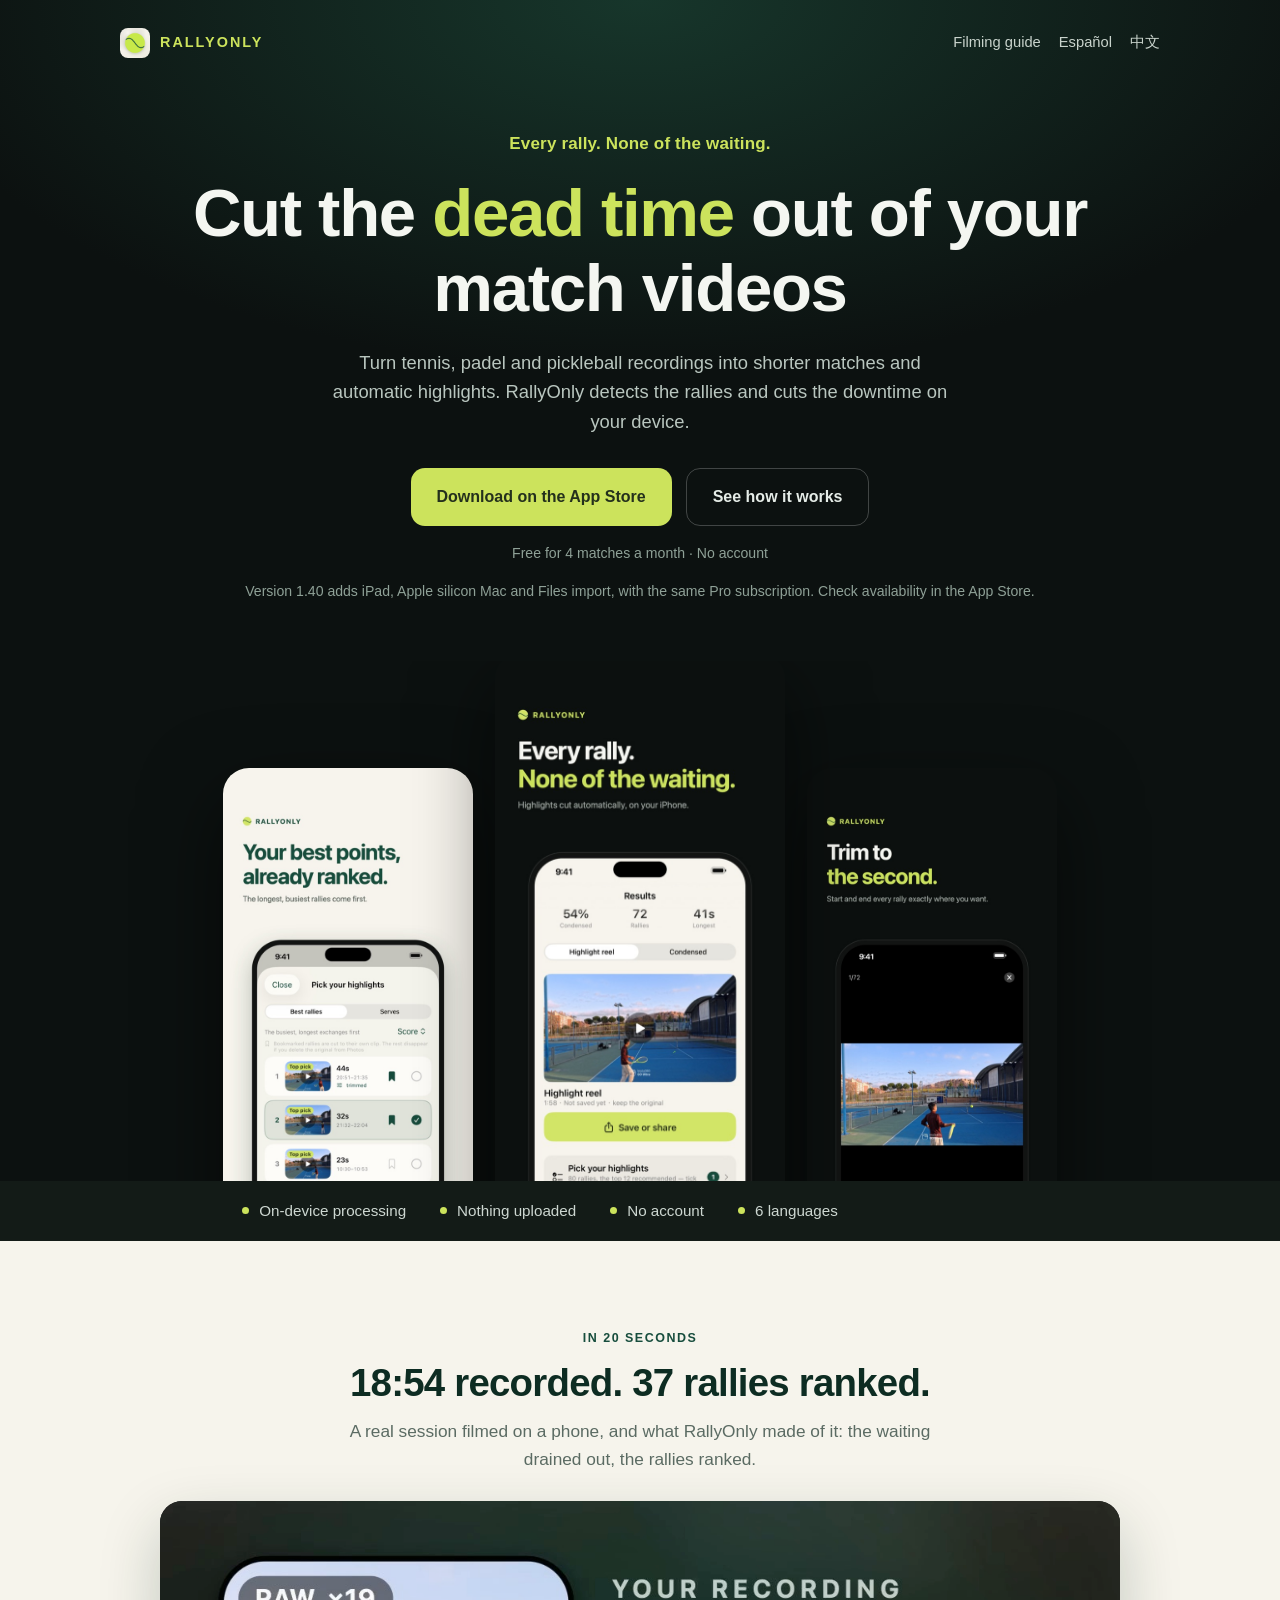
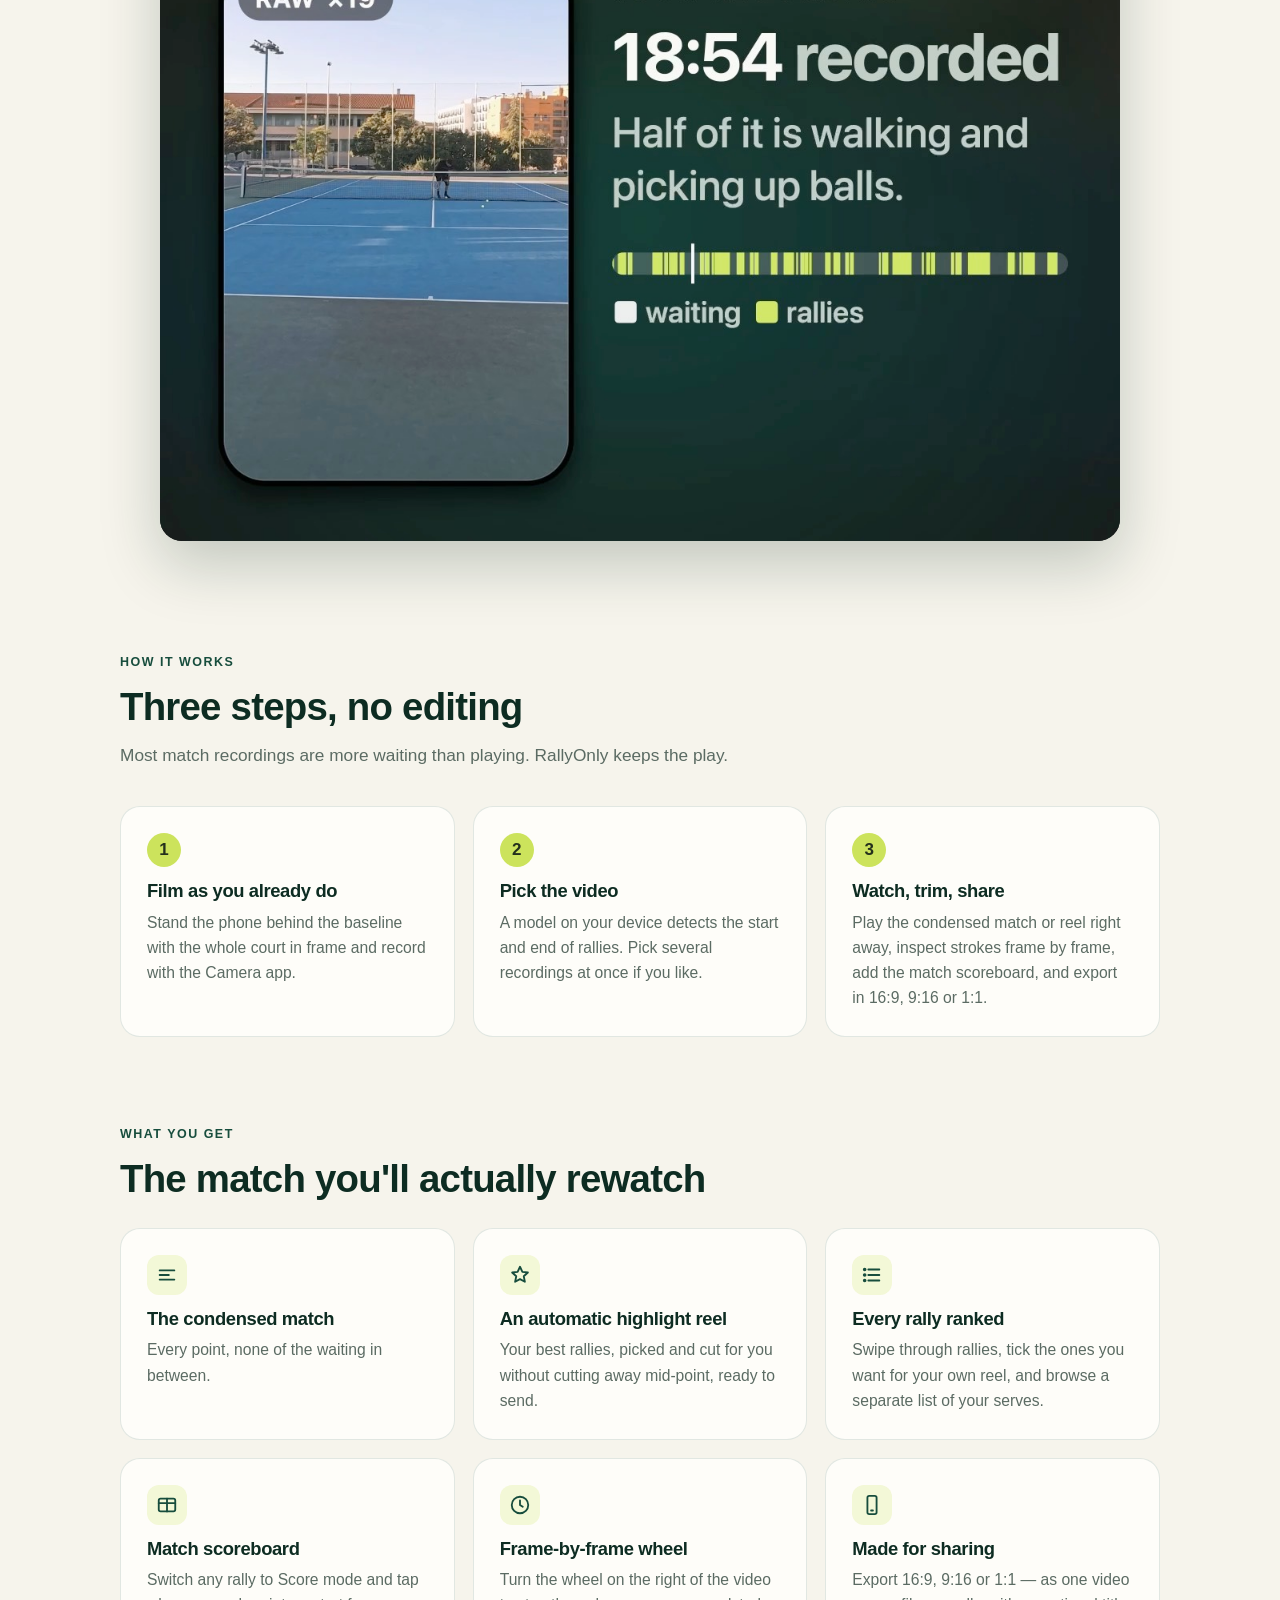
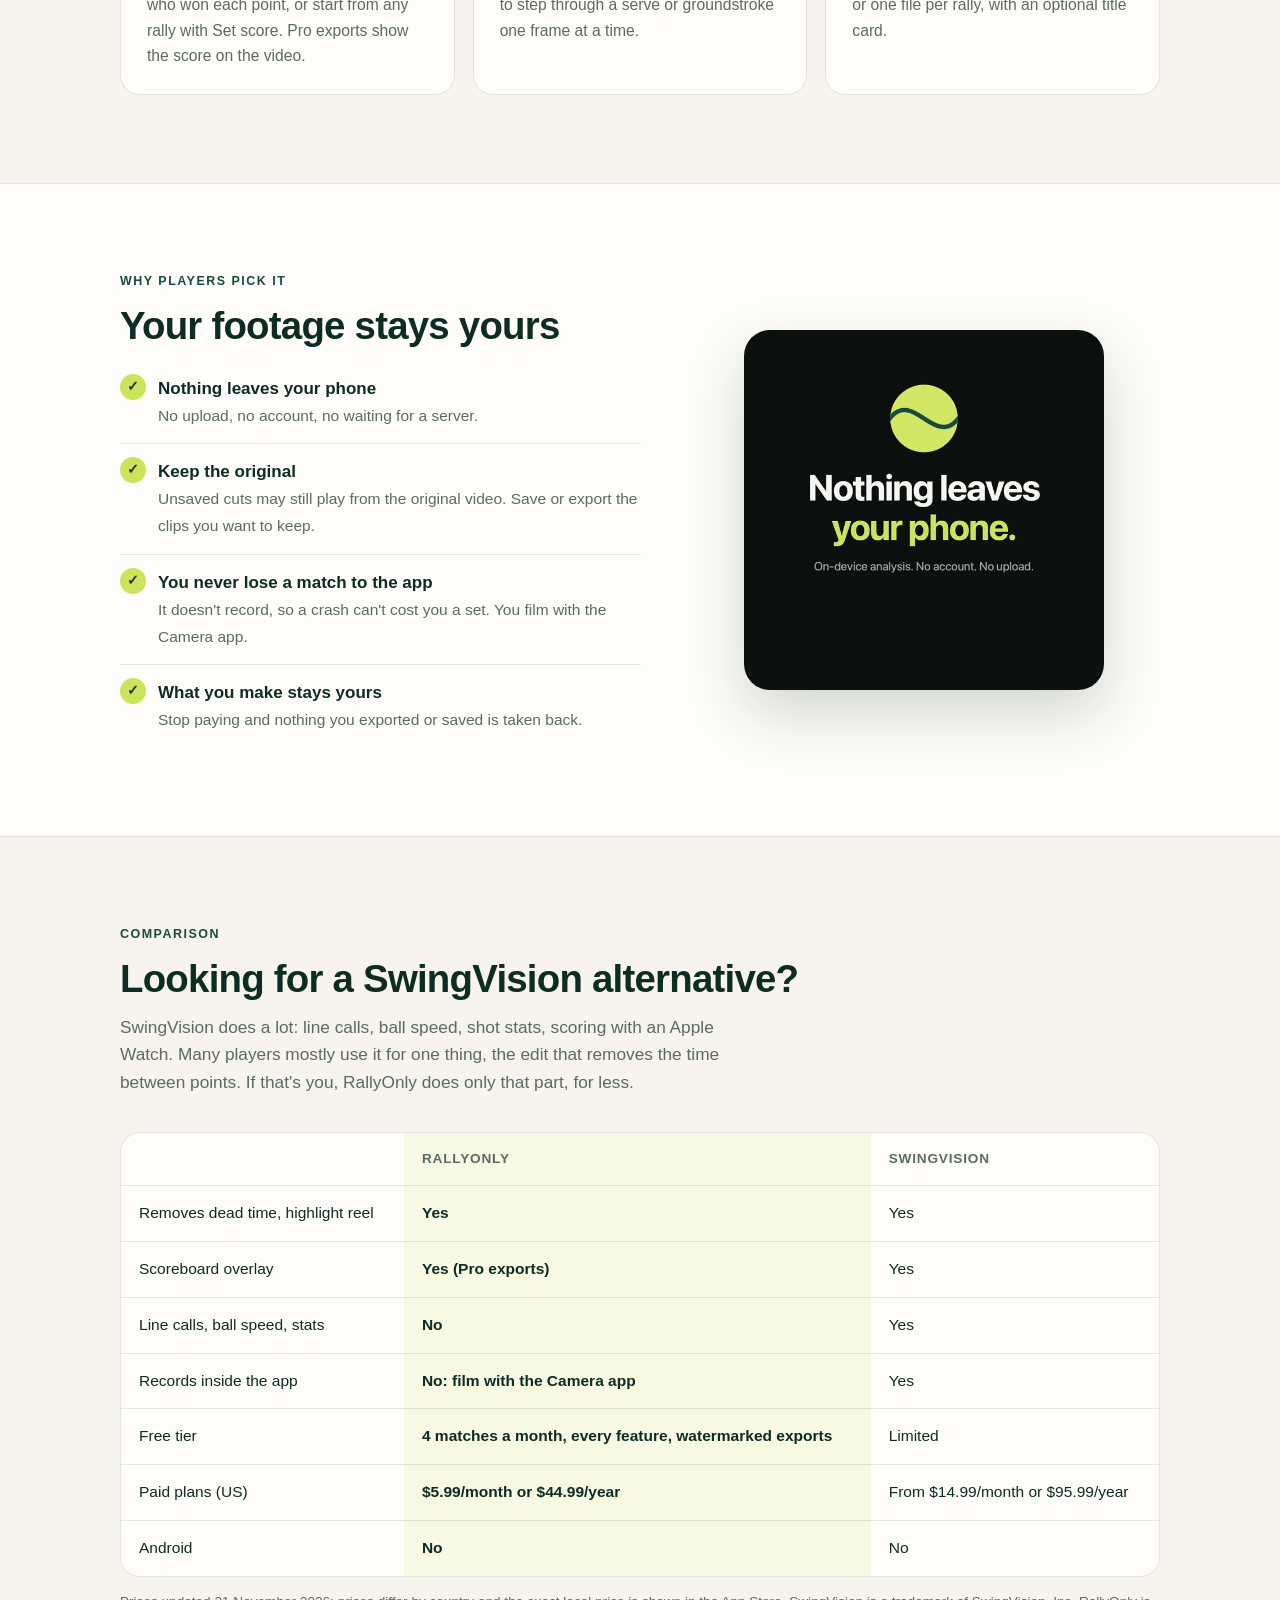
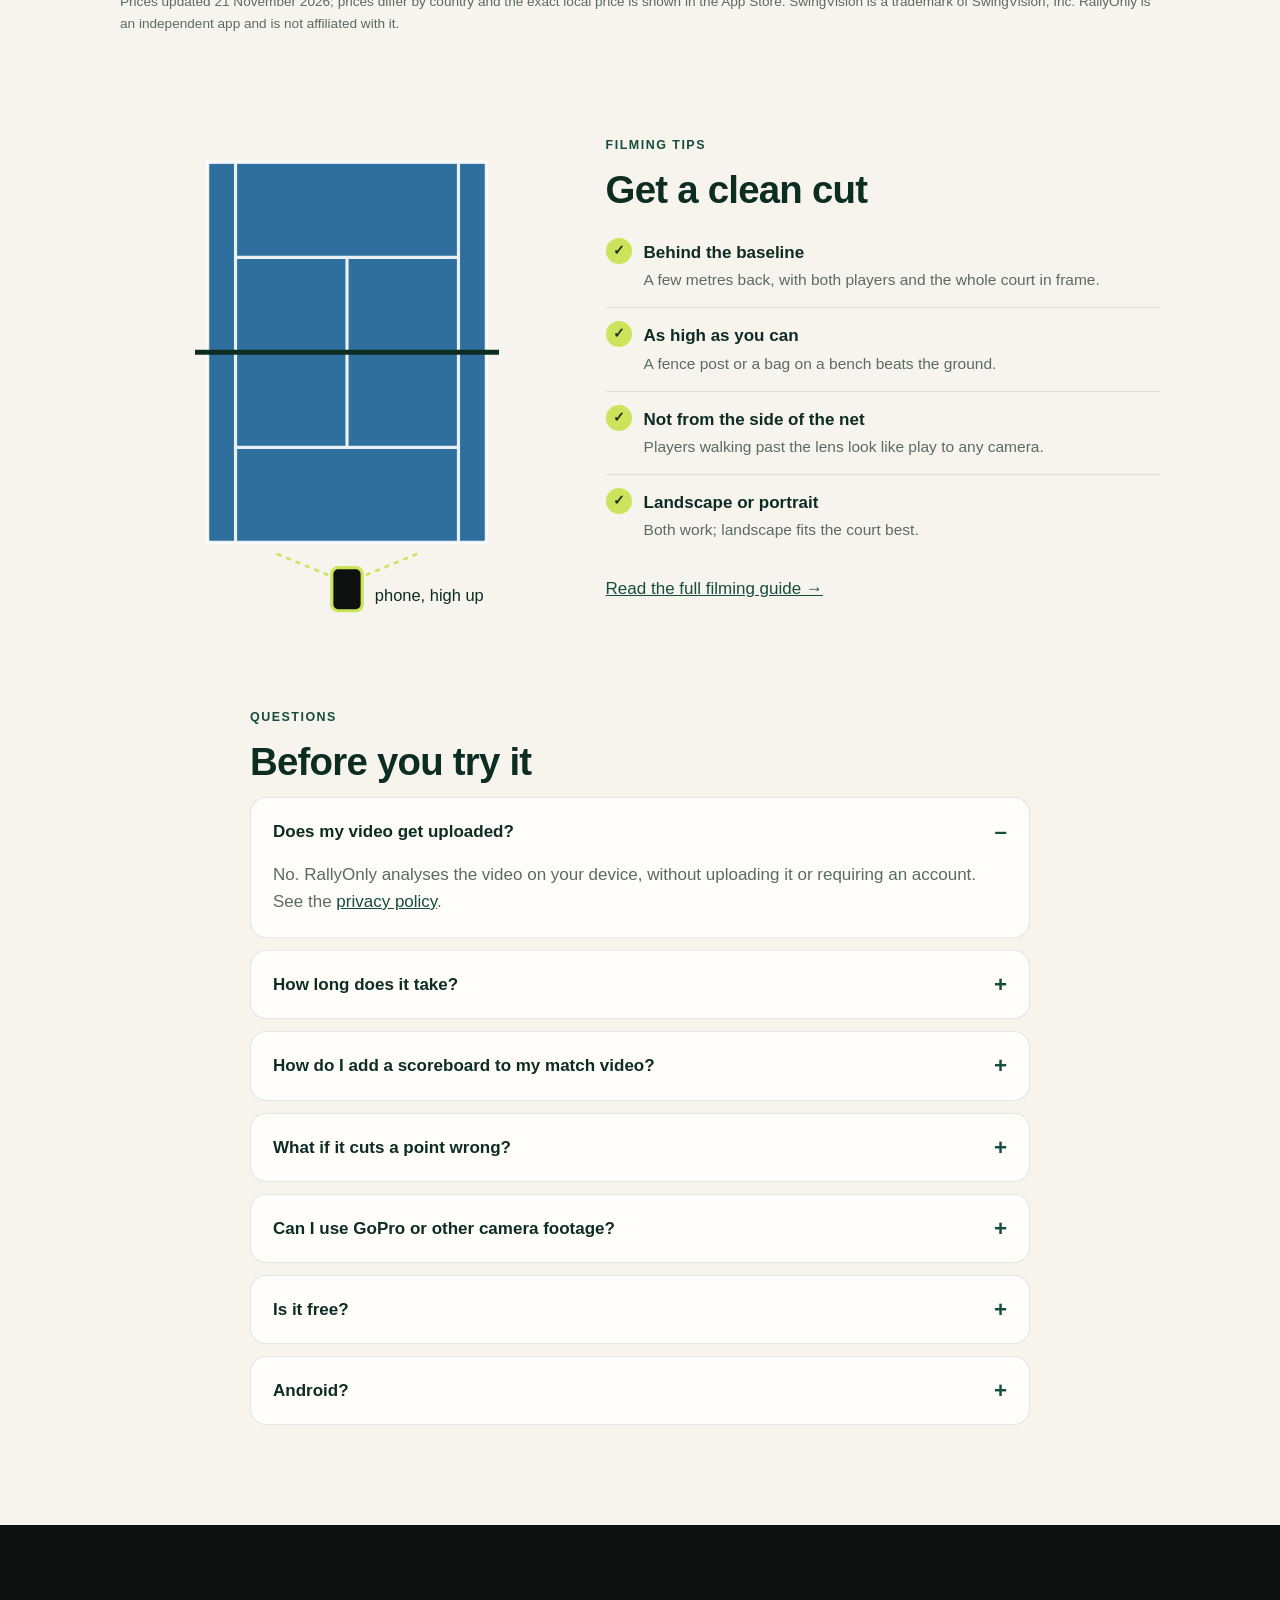
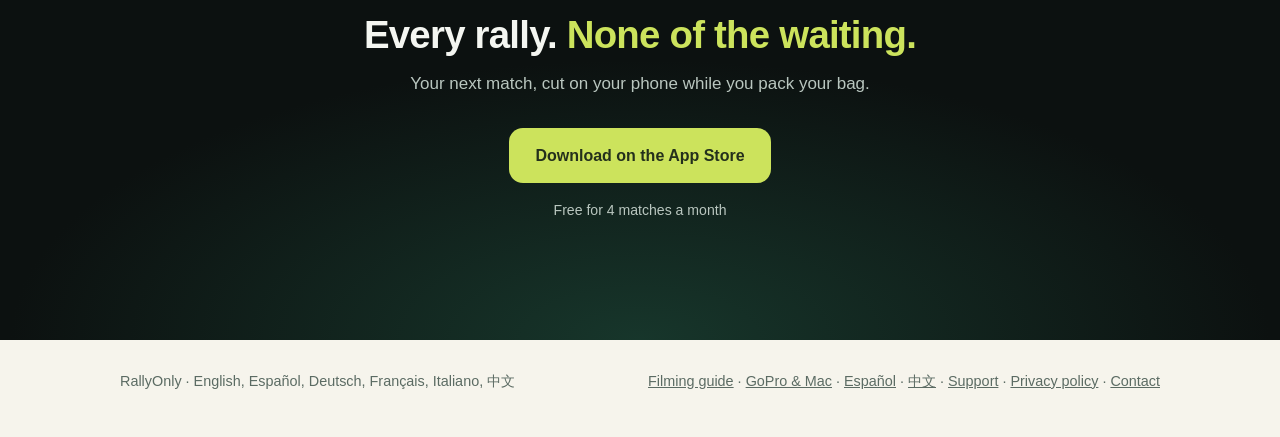
<file: index.html>
<!doctype html>
<html lang="en"><head><meta charset="utf-8">
<meta name="viewport" content="width=device-width, initial-scale=1">
<title>RallyOnly — Cut Dead Time From Tennis, Padel &amp; Pickleball Videos</title>
<meta name="description" content="Automatically trim tennis, padel and pickleball match videos. Build highlight reels on your device without an account or video upload.">
<link rel="canonical" href="https://rallyonly.app/">
<link rel="alternate" hreflang="en" href="https://rallyonly.app/">
<link rel="alternate" hreflang="es" href="https://rallyonly.app/es/">
<link rel="alternate" hreflang="zh-Hans" href="https://rallyonly.app/zh/">
<link rel="alternate" hreflang="x-default" href="https://rallyonly.app/">
<meta name="msvalidate.01" content="747278C74894F6EAF1A61036751CF9B6">
<meta name="apple-itunes-app" content="app-id=6813940884">
<meta name="theme-color" content="#0c1110">
<meta property="og:type" content="website">
<meta property="og:title" content="RallyOnly — every rally, none of the waiting">
<meta property="og:description" content="Automatically trim tennis, padel and pickleball match videos. Build highlight reels on your device without an account or video upload.">
<meta property="og:url" content="https://rallyonly.app/">
<meta property="og:image" content="https://rallyonly.app/img/og.jpg">
<meta name="twitter:card" content="summary_large_image">
<link rel="icon" href="img/favicon-32.png" sizes="32x32">
<link rel="apple-touch-icon" href="img/icon-180.png">
<link rel="stylesheet" href="site.css">
<style>
  .promo { padding-bottom:24px; text-align:center; }
  .promo .lede { margin:0 auto 28px; }
  .promo-video { display:block; width:100%; height:auto; max-width:960px; margin:0 auto; border-radius:22px;
                 background:var(--night); box-shadow:0 24px 60px rgba(13,44,34,.22); }
</style>
<script type="application/ld+json">
{
  "@context": "https://schema.org",
  "@type": "SoftwareApplication",
  "@id": "https://rallyonly.app/#app",
  "name": "RallyOnly: Tennis Highlights",
  "softwareVersion": "1.40",
  "operatingSystem": "iOS 17 or later, iPadOS 17 or later, macOS (Apple silicon)",
  "applicationCategory": "MultimediaApplication",
  "description": "Automatically trim tennis, padel and pickleball match videos. Build highlight reels on your device without an account or video upload.",
  "url": "https://rallyonly.app/",
  "installUrl": "https://apps.apple.com/app/id6813940884",
  "offers": {
    "@type": "Offer",
    "price": "0",
    "priceCurrency": "USD",
    "description": "Free for four new matches per month with watermarked exports. Pro is optional."
  },
  "author": {
    "@type": "Person",
    "name": "Yuda Li"
  },
  "publisher": {"@id": "https://rallyonly.app/#org"},
  "image": "https://rallyonly.app/img/icon-180.png",
  "screenshot": ["https://rallyonly.app/img/1-results.jpg", "https://rallyonly.app/img/2-picker.jpg", "https://rallyonly.app/img/3-trim.jpg"],
  "sameAs": ["https://apps.apple.com/app/id6813940884"]
}
</script>
<script type="application/ld+json">
{
  "@context": "https://schema.org",
  "@type": "FAQPage",
  "mainEntity": [
    {
      "@type": "Question",
      "name": "Does my video get uploaded?",
      "acceptedAnswer": {
        "@type": "Answer",
        "text": "No. RallyOnly analyses the video on your device, without uploading it or requiring an account. See the privacy policy."
      }
    },
    {
      "@type": "Question",
      "name": "How long does it take?",
      "acceptedAnswer": {
        "@type": "Answer",
        "text": "It depends on your device, recording length and format. Keep the app open during analysis."
      }
    },
    {
      "@type": "Question",
      "name": "How do I add a scoreboard to my match video?",
      "acceptedAnswer": {
        "@type": "Answer",
        "text": "Switch any rally to Score mode and tap who won each point, or start from any rally with Set score. Pro exports overlay the scoreboard on the video."
      }
    },
    {
      "@type": "Question",
      "name": "What if it cuts a point wrong?",
      "acceptedAnswer": {
        "@type": "Answer",
        "text": "Open the rally and move its start or end, a second or three at a time, or turn the frame wheel on the right of the video to inspect a stroke frame by frame. Sending us the details helps too: rallyonly.feedback@gmail.com."
      }
    },
    {
      "@type": "Question",
      "name": "Can I use GoPro or other camera footage?",
      "acceptedAnswer": {
        "@type": "Answer",
        "text": "Yes. You can use Photos. Version 1.40 adds Files import and file selection on Mac."
      }
    },
    {
      "@type": "Question",
      "name": "Is it free?",
      "acceptedAnswer": {
        "@type": "Answer",
        "text": "Four new matches a month are free with every feature; free exports carry a small watermark. RallyOnly Pro removes the limit and the watermark, and new subscribers can start with a free trial."
      }
    },
    {
      "@type": "Question",
      "name": "Android?",
      "acceptedAnswer": {
        "@type": "Answer",
        "text": "No. RallyOnly is distributed through Apple’s App Store."
      }
    }
  ]
}
</script>
<script type="application/ld+json">
{"@context":"https://schema.org","@type":"VideoObject",
 "name":"RallyOnly in 20 seconds: an 18-minute tennis recording, 37 rallies ranked",
 "description":"A real tennis session filmed on a phone and what RallyOnly made of it: the walking and ball-collecting removed, 37 rallies ranked, a highlight reel ready to share.",
 "thumbnailUrl":"https://rallyonly.app/media/rallyonly-20s.jpg",
 "contentUrl":"https://rallyonly.app/media/rallyonly-20s.mp4",
 "uploadDate":"2026-11-09","duration":"PT20S","inLanguage":"en"}
</script>
<script type="application/ld+json">
{
  "@context": "https://schema.org",
  "@graph": [
    {
      "@type": "Organization",
      "@id": "https://rallyonly.app/#org",
      "name": "RallyOnly",
      "url": "https://rallyonly.app/",
      "logo": "https://rallyonly.app/img/icon-180.png",
      "email": "rallyonly.feedback@gmail.com",
      "sameAs": [
        "https://apps.apple.com/app/id6813940884"
      ]
    },
    {
      "@type": "WebSite",
      "@id": "https://rallyonly.app/#website",
      "name": "RallyOnly",
      "url": "https://rallyonly.app/",
      "publisher": {
        "@id": "https://rallyonly.app/#org"
      },
      "inLanguage": [
        "en",
        "es",
        "zh-Hans"
      ]
    }
  ]
}
</script>
</head>
<body>

<header class="hero">
  <div class="wrap">
    <nav class="nav">
      <a class="logo" href="./"><img src="img/icon-180.png" alt="" width="30" height="30">RALLYONLY</a>
      <div class="nav-links"><a class="hide-sm" href="how-to-film-tennis-match-iphone.html">Filming guide</a><a href="es/" hreflang="es" lang="es">Español</a><a href="zh/" hreflang="zh-Hans" lang="zh-Hans">中文</a></div>
    </nav>
    <div class="hero-copy">
      <p class="tagline">Every rally. None of the waiting.</p>
      <h1>Cut the <em>dead time</em> out of your match videos</h1>
      <p class="sub">Turn tennis, padel and pickleball recordings into shorter matches and automatic highlights. RallyOnly detects the rallies and cuts the downtime on your device.</p>
      <div class="ctas">
        <a class="btn btn-primary" href="https://apps.apple.com/app/apple-store/id6813940884?pt=129483854&amp;ct=website&amp;mt=8">Download on the App Store</a>
        <a class="btn btn-ghost" href="#how">See how it works</a>
      </div>
      <p class="fine">Free for 4 matches a month · No account</p>
      <p class="fine">Version 1.40 adds iPad, Apple silicon Mac and Files import, with the same Pro subscription. Check availability in the App Store.</p>
    </div>
    <div class="phones-mask">
      <div class="phones">
        <img src="img/2-picker.jpg" width="600" height="1305" alt="The picker: detected rallies ranked, tick the ones you want for your own reel">
        <img src="img/1-results.jpg" width="600" height="1305" alt="Results: the highlight reel and the condensed match, with the number of rallies">
        <img src="img/3-trim.jpg" width="600" height="1305" alt="Trimming a rally: move its start and end a second at a time">
      </div>
    </div>
  </div>
</header>

<div class="strip"><ul class="wrap">
  <li>On-device processing</li><li>Nothing uploaded</li><li>No account</li>
  <li>6 languages</li>
</ul></div>

<main>
<section class="promo" aria-labelledby="promo-h"><div class="wrap">
  <p class="kicker">In 20 seconds</p>
  <h2 id="promo-h">18:54 recorded. 37 rallies ranked.</h2>
  <p class="lede">A real session filmed on a phone, and what RallyOnly made of it: the waiting drained out, the rallies ranked.</p>
  <video class="promo-video" autoplay muted loop playsinline preload="metadata" width="1200" height="800"
         poster="media/rallyonly-20s.jpg" src="media/rallyonly-20s.mp4"
         aria-label="RallyOnly in 20 seconds: an 18-minute recording, the dead time removed, 37 rallies ranked"></video>
</div></section>
<script>
  // Respect reduced motion: no autoplay, show controls instead.
  if (matchMedia('(prefers-reduced-motion: reduce)').matches) {
    const pv = document.querySelector('.promo-video'); pv.removeAttribute('autoplay'); pv.pause(); pv.controls = true;
  }
</script>
<section id="how"><div class="wrap">
  <p class="kicker">How it works</p>
  <h2>Three steps, no editing</h2>
  <p class="lede">Most match recordings are more waiting than playing. RallyOnly keeps the play.</p>
  <div class="grid">
    <div class="card"><span class="num">1</span><h3>Film as you already do</h3>
      <p>Stand the phone behind the baseline with the whole court in frame and record with the Camera app.</p></div>
    <div class="card"><span class="num">2</span><h3>Pick the video</h3>
      <p>A model on your device detects the start and end of rallies. Pick several recordings at once if you like.</p></div>
    <div class="card"><span class="num">3</span><h3>Watch, trim, share</h3>
      <p>Play the condensed match or reel right away, inspect strokes frame by frame, add the match scoreboard, and export in 16:9, 9:16 or 1:1.</p></div>
  </div>
</div></section>

<section style="padding-top:0"><div class="wrap">
  <p class="kicker">What you get</p>
  <h2>The match you'll actually rewatch</h2>
  <div class="grid" style="margin-top:28px;grid-template-columns:repeat(auto-fit, minmax(290px, 1fr))">
    <div class="card"><div class="icon"><svg viewBox="0 0 24 24" fill="none" stroke="currentColor" stroke-width="2" stroke-linecap="round"><path d="M4 7h16M4 12h10M4 17h16"/></svg></div>
      <h3>The condensed match</h3><p>Every point, none of the waiting in between.</p></div>
    <div class="card"><div class="icon"><svg viewBox="0 0 24 24" fill="none" stroke="currentColor" stroke-width="2" stroke-linecap="round" stroke-linejoin="round"><path d="M12 3l2.6 5.6 6 .7-4.5 4.1 1.2 6L12 16.5 6.7 19.4l1.2-6L3.4 9.3l6-.7z"/></svg></div>
      <h3>An automatic highlight reel</h3><p>Your best rallies, picked and cut for you without cutting away mid-point, ready to send.</p></div>
    <div class="card"><div class="icon"><svg viewBox="0 0 24 24" fill="none" stroke="currentColor" stroke-width="2" stroke-linecap="round"><path d="M8 6h12M8 12h12M8 18h12"/><circle cx="4" cy="6" r="1"/><circle cx="4" cy="12" r="1"/><circle cx="4" cy="18" r="1"/></svg></div>
      <h3>Every rally ranked</h3><p>Swipe through rallies, tick the ones you want for your own reel, and browse a separate list of your serves.</p></div>
    <div class="card"><div class="icon"><svg viewBox="0 0 24 24" fill="none" stroke="currentColor" stroke-width="2" stroke-linecap="round" stroke-linejoin="round"><rect x="3" y="5" width="18" height="14" rx="2"/><path d="M3 10h18M12 5v14"/></svg></div>
      <h3>Match scoreboard</h3><p>Switch any rally to Score mode and tap who won each point, or start from any rally with Set score. Pro exports show the score on the video.</p></div>
    <div class="card"><div class="icon"><svg viewBox="0 0 24 24" fill="none" stroke="currentColor" stroke-width="2" stroke-linecap="round" stroke-linejoin="round"><circle cx="12" cy="12" r="9"/><path d="M12 7v5l3 2"/></svg></div>
      <h3>Frame-by-frame wheel</h3><p>Turn the wheel on the right of the video to step through a serve or groundstroke one frame at a time.</p></div>
    <div class="card"><div class="icon"><svg viewBox="0 0 24 24" fill="none" stroke="currentColor" stroke-width="2" stroke-linecap="round" stroke-linejoin="round"><rect x="7" y="2" width="10" height="20" rx="2"/><path d="M11 18h2"/></svg></div>
      <h3>Made for sharing</h3><p>Export 16:9, 9:16 or 1:1 — as one video or one file per rally, with an optional title card.</p></div>
  </div>
</div></section>

<section style="background:var(--card);border-top:1px solid var(--line);border-bottom:1px solid var(--line)"><div class="wrap split">
  <div>
    <p class="kicker">Why players pick it</p>
    <h2>Your footage stays yours</h2>
    <ul class="checks">
      <li><strong>Nothing leaves your phone</strong><span>No upload, no account, no waiting for a server.</span></li>
      <li><strong>Keep the original</strong><span>Unsaved cuts may still play from the original video. Save or export the clips you want to keep.</span></li>
      <li><strong>You never lose a match to the app</strong><span>It doesn't record, so a crash can't cost you a set. You film with the Camera app.</span></li>
      <li><strong>What you make stays yours</strong><span>Stop paying and nothing you exported or saved is taken back.</span></li>
    </ul>
  </div>
  <img src="img/privacy.jpg" width="640" height="640" alt="Nothing leaves your phone: on-device analysis, no account, no upload" loading="lazy">
</div></section>

<section><div class="wrap">
  <p class="kicker">Comparison</p>
  <h2>Looking for a SwingVision alternative?</h2>
  <p class="lede">SwingVision does a lot: line calls, ball speed, shot stats, scoring with an Apple Watch.
    Many players mostly use it for one thing, the edit that removes the time between points. If that's
    you, RallyOnly does only that part, for less.</p>
  <div class="compare"><table>
    <thead><tr><th></th><th class="us">RallyOnly</th><th>SwingVision</th></tr></thead>
    <tr><td>Removes dead time, highlight reel</td><td class="us">Yes</td><td>Yes</td></tr>
    <tr><td>Scoreboard overlay</td><td class="us">Yes (Pro exports)</td><td>Yes</td></tr>
    <tr><td>Line calls, ball speed, stats</td><td class="us">No</td><td>Yes</td></tr>
    <tr><td>Records inside the app</td><td class="us">No: film with the Camera app</td><td>Yes</td></tr>
    <tr><td>Free tier</td><td class="us">4 matches a month, every feature, watermarked exports</td><td>Limited</td></tr>
    <tr><td>Paid plans (US)</td><td class="us">$5.99/month or $44.99/year</td><td>From $14.99/month or $95.99/year</td></tr>
    <tr><td>Android</td><td class="us">No</td><td>No</td></tr>
  </table></div>
  <p class="note">Prices updated 21 November 2026; prices differ by country and the exact local price is shown in the App Store.
    SwingVision is a trademark of SwingVision, Inc. RallyOnly is an independent app and is not affiliated with it.</p>
</div></section>

<section style="padding-top:0"><div class="wrap tips">
  <svg class="court" viewBox="0 0 300 380" role="img" aria-label="Top view of a tennis court with the phone placed behind the near baseline, in the middle">
    <rect x="40" y="20" width="220" height="300" rx="4" fill="#2f6f9e"/>
    <g fill="none" stroke="#fff" stroke-width="2.5" opacity=".9">
      <rect x="40" y="20" width="220" height="300"/>
      <line x1="62" y1="20" x2="62" y2="320"/><line x1="238" y1="20" x2="238" y2="320"/>
      <line x1="62" y1="95" x2="238" y2="95"/><line x1="62" y1="245" x2="238" y2="245"/>
      <line x1="150" y1="95" x2="150" y2="245"/>
    </g>
    <line x1="30" y1="170" x2="270" y2="170" stroke="#0d2c22" stroke-width="4"/>
    <path d="M150 352 L92 328 M150 352 L208 328" stroke="#cce35c" stroke-width="2" stroke-dasharray="4 4"/>
    <rect x="138" y="340" width="24" height="34" rx="5" fill="#0c1110" stroke="#cce35c" stroke-width="2.5"/>
    <text x="172" y="366" font-size="13" fill="currentColor" font-family="-apple-system,sans-serif">phone, high up</text>
  </svg>
  <div>
    <p class="kicker">Filming tips</p>
    <h2>Get a clean cut</h2>
    <ul class="checks">
      <li><strong>Behind the baseline</strong><span>A few metres back, with both players and the whole court in frame.</span></li>
      <li><strong>As high as you can</strong><span>A fence post or a bag on a bench beats the ground.</span></li>
      <li><strong>Not from the side of the net</strong><span>Players walking past the lens look like play to any camera.</span></li>
      <li><strong>Landscape or portrait</strong><span>Both work; landscape fits the court best.</span></li>
    </ul>
    <p style="margin-top:18px"><a href="how-to-film-tennis-match-iphone.html">Read the full filming guide →</a></p>
  </div>
</div></section>

<section style="padding-top:0"><div class="wrap" style="max-width:820px">
  <p class="kicker">Questions</p>
  <h2>Before you try it</h2>
  <details open><summary>Does my video get uploaded?</summary>
    <p>No. RallyOnly analyses the video on your device, without uploading it or requiring an account. See the <a href="privacy.html">privacy policy</a>.</p></details>
  <details><summary>How long does it take?</summary>
    <p>It depends on your device, recording length and format. Keep the app open during analysis.</p></details>
  <details><summary>How do I add a scoreboard to my match video?</summary>
    <p>Switch any rally to Score mode and tap who won each point, or start from any rally with Set score. Pro exports overlay the scoreboard on the video.</p></details>
  <details><summary>What if it cuts a point wrong?</summary>
    <p>Open the rally and move its start or end, a second or three at a time, or turn the frame wheel on the right of the video to inspect a stroke frame by frame. Sending us the details helps too: <a href="mailto:rallyonly.feedback@gmail.com">rallyonly.feedback@gmail.com</a>.</p></details>
  <details><summary>Can I use GoPro or other camera footage?</summary>
    <p>Yes. You can use Photos. Version 1.40 adds Files import and file selection on Mac. <a href="gopro-mac-tennis-highlights.html">Read the GoPro, DJI &amp; Mac guide →</a></p></details>
  <details><summary>Is it free?</summary>
    <p>Four new matches a month are free with every feature; free exports carry a small watermark. RallyOnly Pro removes the limit and the watermark, and new subscribers can start with a free trial.</p></details>
  <details><summary>Android?</summary>
    <p>No. RallyOnly is distributed through Apple’s App Store.</p></details>
</div></section>

<section class="final"><div class="wrap">
  <h2>Every rally. <em>None of the waiting.</em></h2>
  <p>Your next match, cut on your phone while you pack your bag.</p>
  <a class="btn btn-primary" href="https://apps.apple.com/app/apple-store/id6813940884?pt=129483854&amp;ct=website&amp;mt=8">Download on the App Store</a>
  <p class="fine" style="margin-top:16px">Free for 4 matches a month</p>
</div></section>
</main>

<footer><div class="wrap">
  <span>RallyOnly · English, Español, Deutsch, Français, Italiano, 中文</span>
  <span><a href="how-to-film-tennis-match-iphone.html">Filming guide</a> · <a href="gopro-mac-tennis-highlights.html">GoPro &amp; Mac</a> · <a href="es/" lang="es">Español</a> · <a href="zh/" lang="zh-Hans">中文</a> · <a href="support.html">Support</a> · <a href="privacy.html">Privacy policy</a> ·
    <a href="mailto:rallyonly.feedback@gmail.com">Contact</a></span>
</div></footer>
<script>
  // Visitors who reach home from the support or privacy page (both linked from the App Store page)
  // get their own campaign, so Connect separates them from outside traffic. Nothing is stored or sent.
  if (/^https:\/\/rallyonly\.app\/(support|privacy)\.html/.test(document.referrer)) {
    document.querySelectorAll('a[href*="ct=website"]').forEach(a => { a.href = a.href.replace('ct=website', 'ct=web_via_support'); });
  }
</script>
</body></html>
</file>
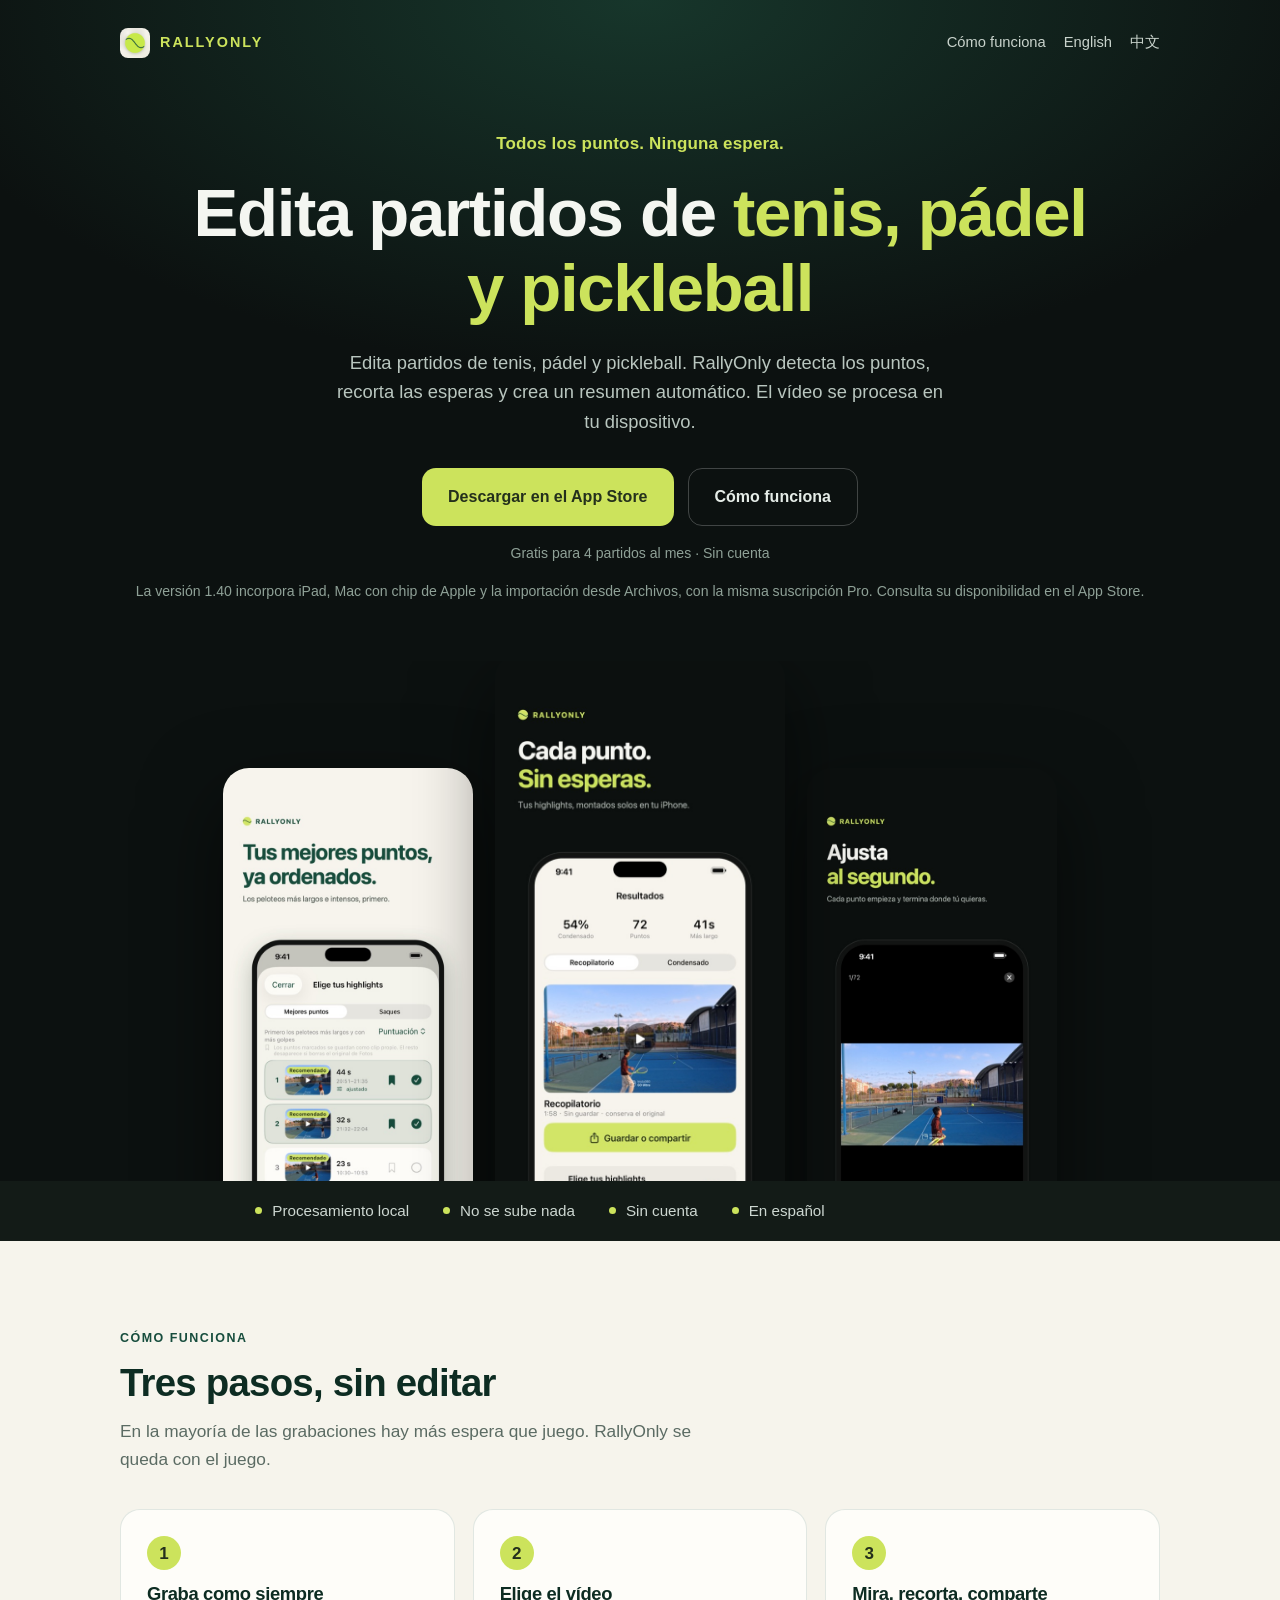
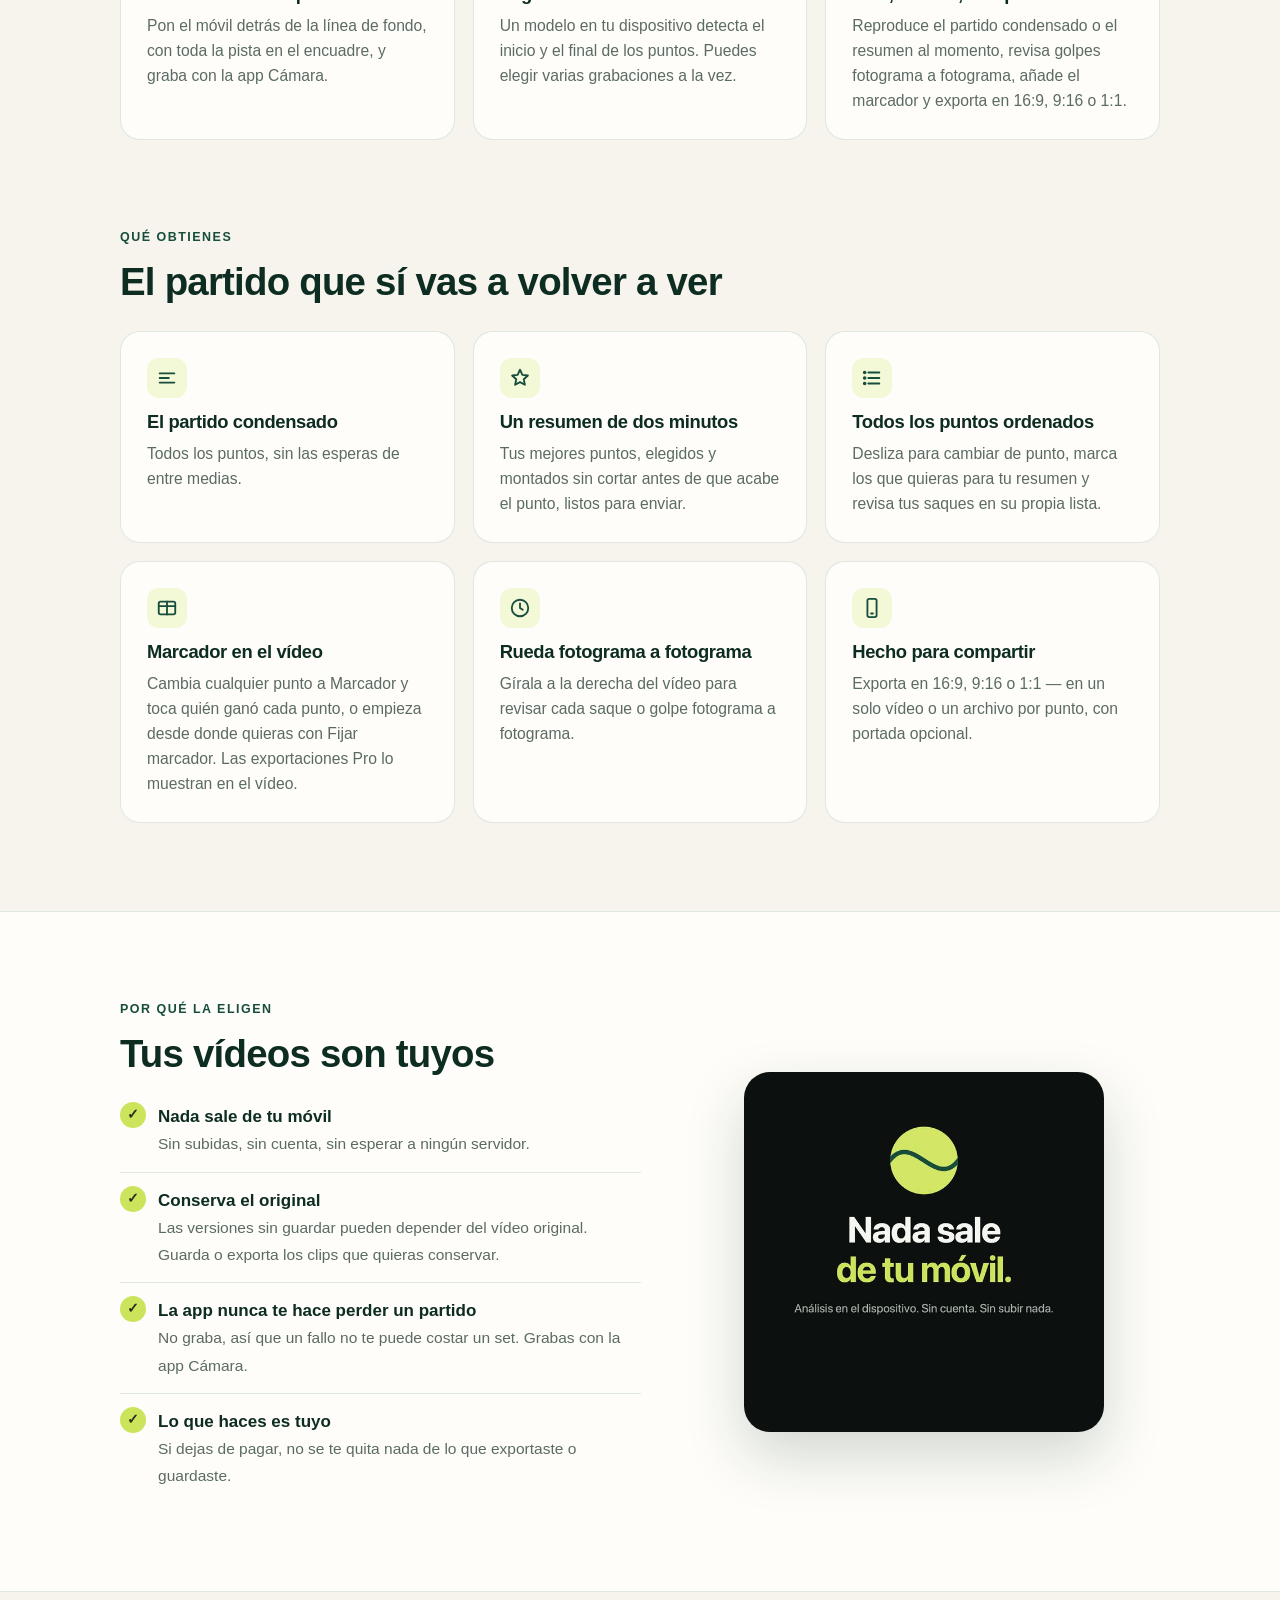
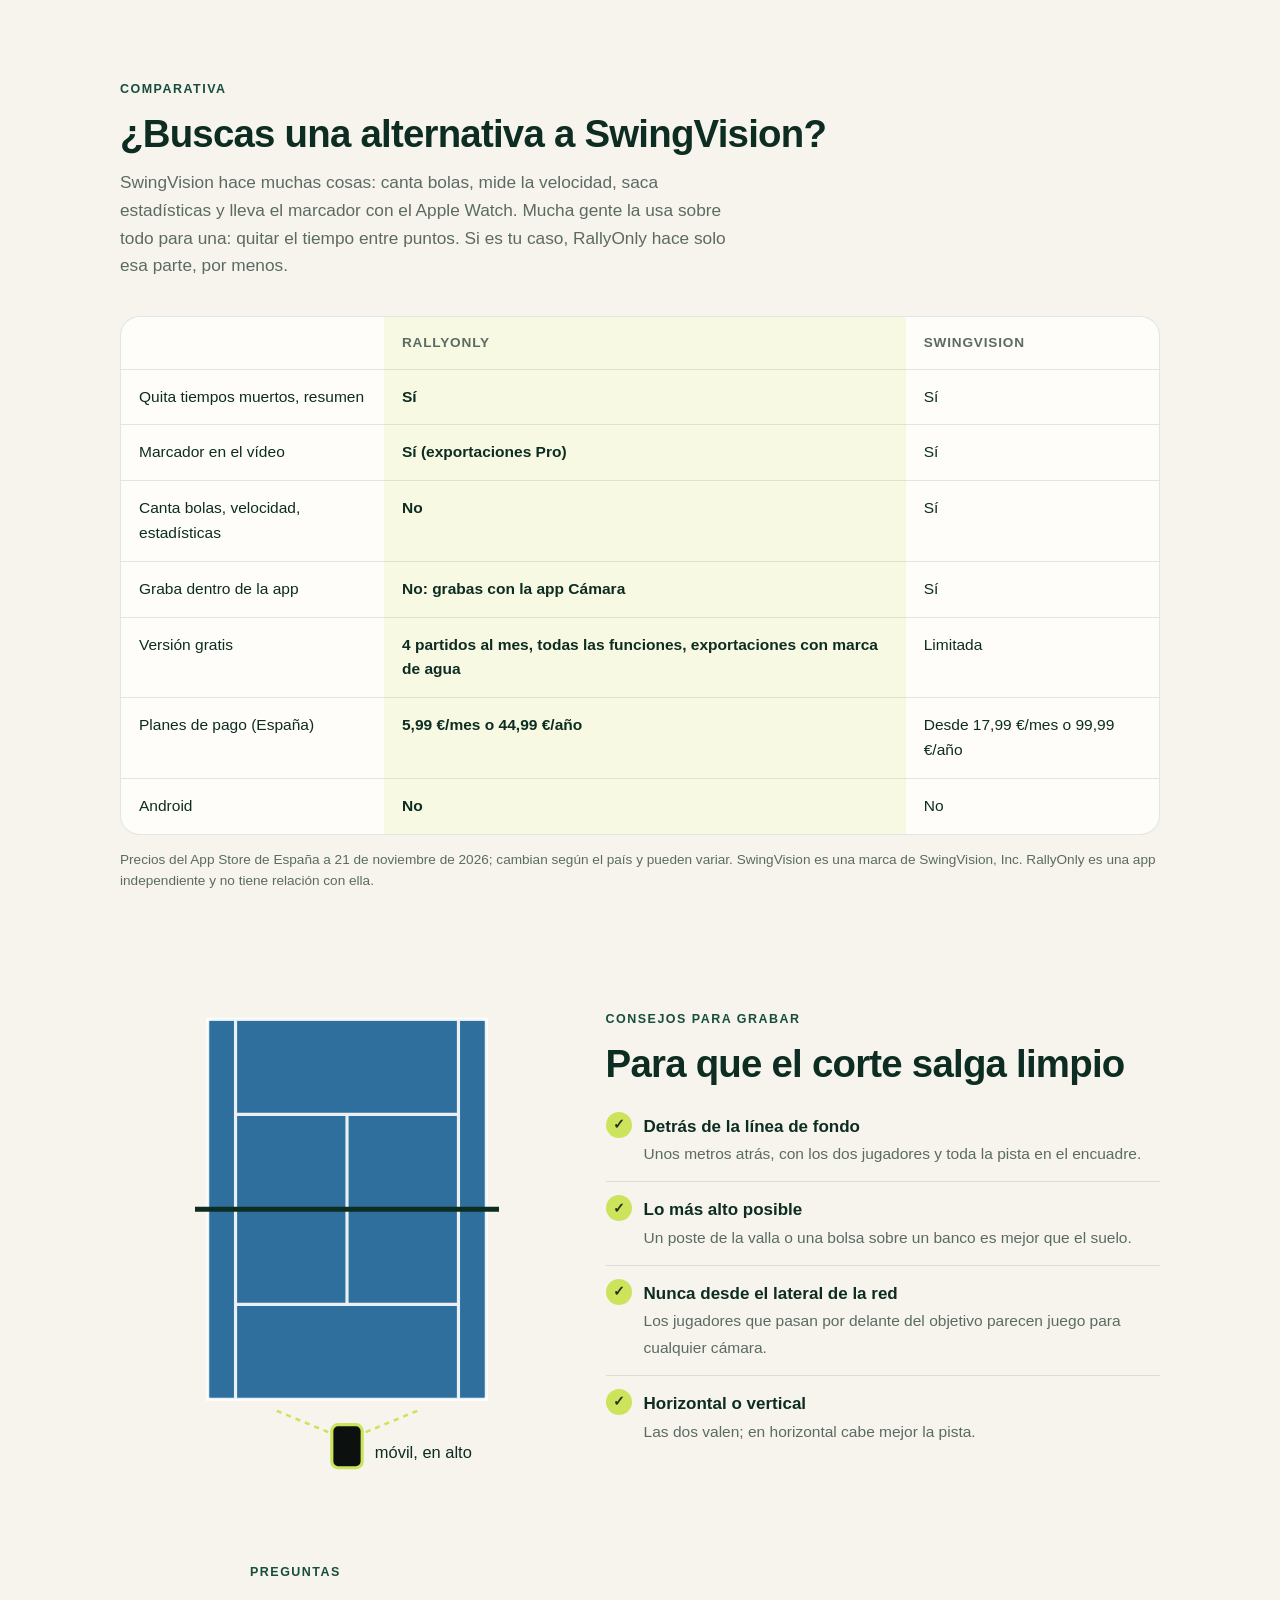
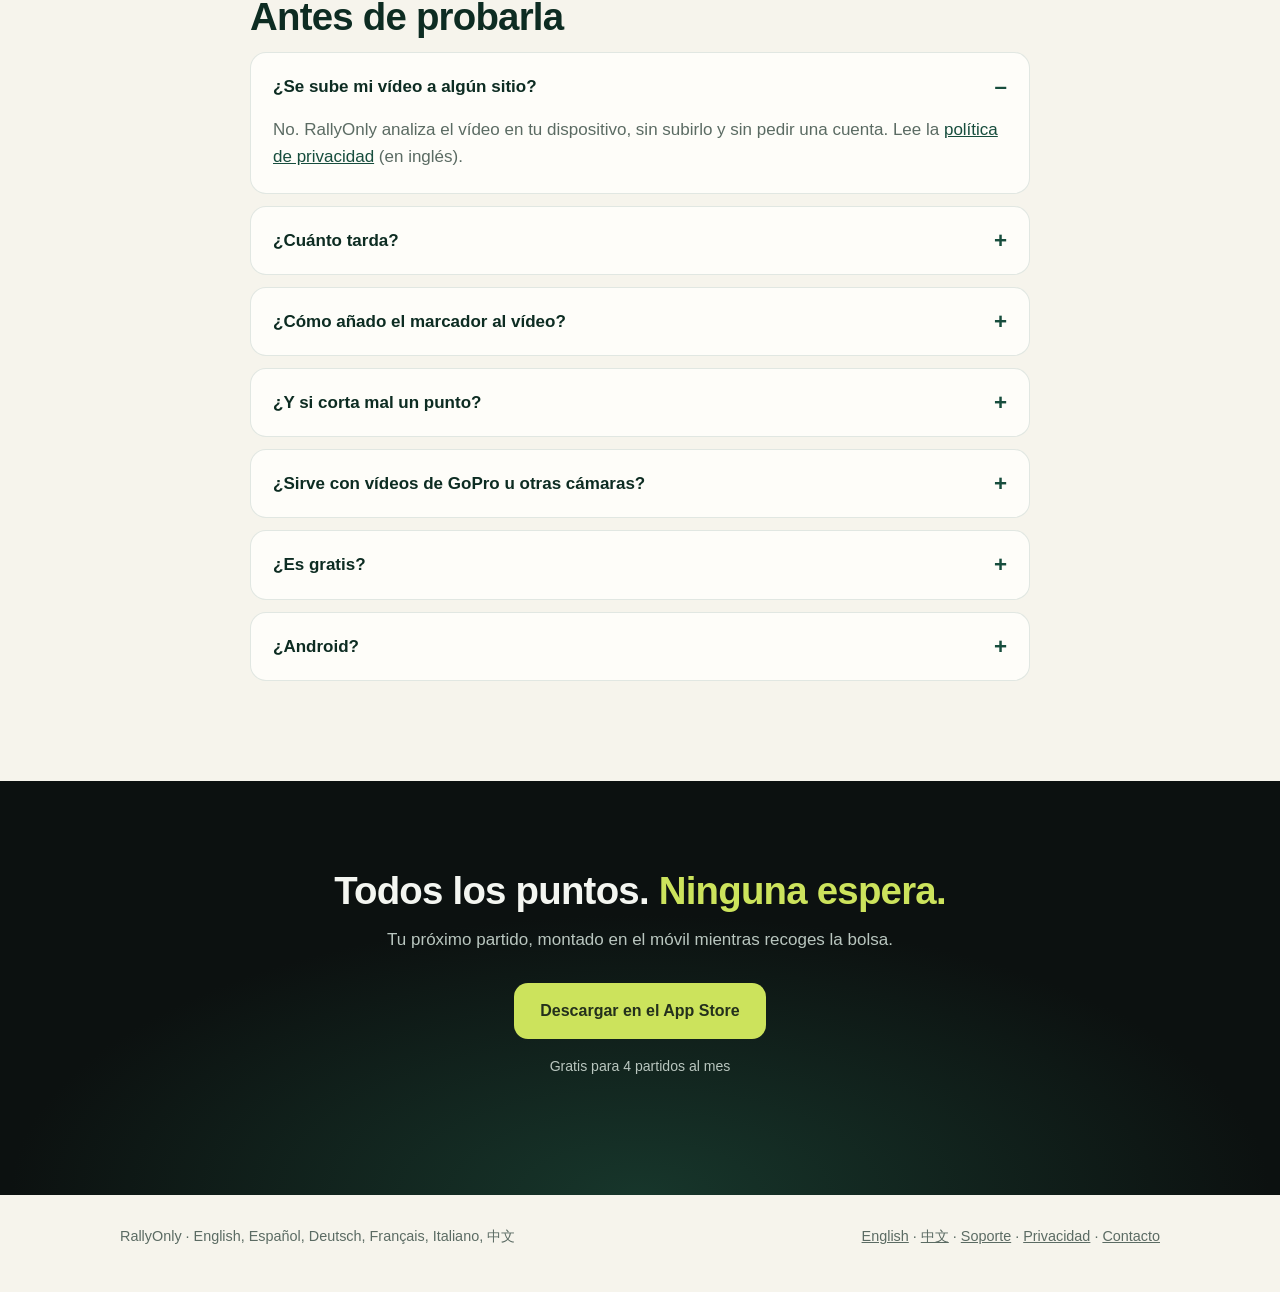
<file: es/index.html>
<!doctype html>
<html lang="es"><head><meta charset="utf-8">
<meta name="viewport" content="width=device-width, initial-scale=1">
<title>RallyOnly — Quita los tiempos muertos de tus vídeos de tenis, pádel y pickleball</title>
<meta name="description" content="Recorta automáticamente las esperas de tus vídeos de tenis, pádel y pickleball. Crea resúmenes en tu dispositivo, sin cuenta ni subidas.">
<link rel="canonical" href="https://rallyonly.app/es/">
<link rel="alternate" hreflang="en" href="https://rallyonly.app/">
<link rel="alternate" hreflang="es" href="https://rallyonly.app/es/">
<link rel="alternate" hreflang="zh-Hans" href="https://rallyonly.app/zh/">
<link rel="alternate" hreflang="x-default" href="https://rallyonly.app/">
<meta name="apple-itunes-app" content="app-id=6813940884">
<meta name="theme-color" content="#0c1110">
<meta property="og:type" content="website">
<meta property="og:locale" content="es_ES">
<meta property="og:title" content="RallyOnly — todos los puntos, sin esperas">
<meta property="og:description" content="Recorta automáticamente las esperas de tus vídeos de tenis, pádel y pickleball. Crea resúmenes en tu dispositivo, sin cuenta ni subidas.">
<meta property="og:url" content="https://rallyonly.app/es/">
<meta property="og:image" content="https://rallyonly.app/img/og.jpg">
<meta name="twitter:card" content="summary_large_image">
<link rel="icon" href="../img/favicon-32.png" sizes="32x32">
<link rel="apple-touch-icon" href="../img/icon-180.png">
<link rel="stylesheet" href="../site.css">
<script type="application/ld+json">
{
  "@context": "https://schema.org",
  "@type": "SoftwareApplication",
  "@id": "https://rallyonly.app/#app",
  "name": "RallyOnly: Tennis Highlights",
  "inLanguage": "es",
  "softwareVersion": "1.40",
  "operatingSystem": "iOS 17 o posterior, iPadOS 17 o posterior, macOS (Apple silicon)",
  "applicationCategory": "MultimediaApplication",
  "description": "Recorta automáticamente las esperas de tus vídeos de tenis, pádel y pickleball. Crea resúmenes en tu dispositivo, sin cuenta ni subidas.",
  "url": "https://rallyonly.app/es/",
  "installUrl": "https://apps.apple.com/app/id6813940884",
  "offers": {
    "@type": "Offer",
    "price": "0",
    "priceCurrency": "EUR",
    "description": "4 partidos nuevos al mes gratis, con marca de agua. Pro es opcional."
  },
  "author": {
    "@type": "Person",
    "name": "Yuda Li"
  },
  "publisher": {"@id": "https://rallyonly.app/#org"},
  "image": "https://rallyonly.app/img/icon-180.png",
  "screenshot": ["https://rallyonly.app/img/es/1-results.jpg", "https://rallyonly.app/img/es/2-picker.jpg", "https://rallyonly.app/img/es/3-trim.jpg"],
  "sameAs": ["https://apps.apple.com/app/id6813940884"]
}
</script>
<script type="application/ld+json">
{
  "@context": "https://schema.org",
  "@type": "FAQPage",
  "inLanguage": "es",
  "mainEntity": [
    {
      "@type": "Question",
      "name": "¿Se sube mi vídeo a algún sitio?",
      "acceptedAnswer": {
        "@type": "Answer",
        "text": "No. RallyOnly analiza el vídeo en tu dispositivo, sin subirlo y sin pedir una cuenta. Lee la política de privacidad (en inglés)."
      }
    },
    {
      "@type": "Question",
      "name": "¿Cuánto tarda?",
      "acceptedAnswer": {
        "@type": "Answer",
        "text": "Depende del dispositivo, la duración y el formato. Mantén la app abierta durante el análisis."
      }
    },
    {
      "@type": "Question",
      "name": "¿Cómo añado el marcador al vídeo?",
      "acceptedAnswer": {
        "@type": "Answer",
        "text": "Cambia cualquier punto a modo Marcador y toca quién ganó cada punto, o empieza desde cualquier punto con Fijar marcador. Las exportaciones Pro muestran el marcador sobre el vídeo."
      }
    },
    {
      "@type": "Question",
      "name": "¿Y si corta mal un punto?",
      "acceptedAnswer": {
        "@type": "Answer",
        "text": "Abre el punto y mueve el inicio o el final, de uno en uno o de tres en tres segundos, o gira la rueda fotograma a fotograma a la derecha del vídeo para revisar cada golpe. Si nos cuentas qué pasó, nos ayudas: rallyonly.feedback@gmail.com."
      }
    },
    {
      "@type": "Question",
      "name": "¿Sirve con vídeos de GoPro u otras cámaras?",
      "acceptedAnswer": {
        "@type": "Answer",
        "text": "Sí. Puedes usar Fotos. La versión 1.40 añade la importación desde Archivos y la selección de archivos en el Mac."
      }
    },
    {
      "@type": "Question",
      "name": "¿Es gratis?",
      "acceptedAnswer": {
        "@type": "Answer",
        "text": "Cuatro partidos nuevos al mes son gratis, con todas las funciones; lo que exportas gratis lleva una pequeña marca de agua. RallyOnly Pro quita el límite y la marca, y los nuevos suscriptores pueden empezar con una prueba gratuita."
      }
    },
    {
      "@type": "Question",
      "name": "¿Android?",
      "acceptedAnswer": {
        "@type": "Answer",
        "text": "No. RallyOnly se distribuye en el App Store de Apple."
      }
    }
  ]
}
</script>
<script type="application/ld+json">
{
  "@context": "https://schema.org",
  "@graph": [
    {
      "@type": "Organization",
      "@id": "https://rallyonly.app/#org",
      "name": "RallyOnly",
      "url": "https://rallyonly.app/",
      "logo": "https://rallyonly.app/img/icon-180.png",
      "email": "rallyonly.feedback@gmail.com",
      "sameAs": [
        "https://apps.apple.com/app/id6813940884"
      ]
    },
    {
      "@type": "WebSite",
      "@id": "https://rallyonly.app/#website",
      "name": "RallyOnly",
      "url": "https://rallyonly.app/",
      "publisher": {
        "@id": "https://rallyonly.app/#org"
      },
      "inLanguage": [
        "en",
        "es",
        "zh-Hans"
      ]
    }
  ]
}
</script>
</head>
<body>

<header class="hero">
  <div class="wrap">
    <nav class="nav">
      <a class="logo" href="./"><img src="../img/icon-180.png" alt="" width="30" height="30">RALLYONLY</a>
      <div class="nav-links"><a class="hide-sm" href="#como">Cómo funciona</a><a href="../" hreflang="en" lang="en">English</a><a href="../zh/" hreflang="zh-Hans" lang="zh-Hans">中文</a></div>
    </nav>
    <div class="hero-copy">
      <p class="tagline">Todos los puntos. Ninguna espera.</p>
      <h1>Edita partidos de <em>tenis, pádel y pickleball</em></h1>
      <p class="sub">Edita partidos de tenis, pádel y pickleball. RallyOnly detecta los puntos, recorta las esperas y crea un resumen automático. El vídeo se procesa en tu dispositivo.</p>
      <div class="ctas">
        <a class="btn btn-primary" href="https://apps.apple.com/app/apple-store/id6813940884?pt=129483854&amp;ct=web_es&amp;mt=8">Descargar en el App Store</a>
        <a class="btn btn-ghost" href="#como">Cómo funciona</a>
      </div>
      <p class="fine">Gratis para 4 partidos al mes · Sin cuenta</p>
      <p class="fine">La versión 1.40 incorpora iPad, Mac con chip de Apple y la importación desde Archivos, con la misma suscripción Pro. Consulta su disponibilidad en el App Store.</p>
    </div>
    <div class="phones-mask">
      <div class="phones">
        <img src="../img/es/2-picker.jpg" width="600" height="1305" alt="La lista de puntos, ordenados de mejor a peor, para elegir los de tu propio resumen">
        <img src="../img/es/1-results.jpg" width="600" height="1305" alt="Resultados: el resumen y el partido condensado, con el número de puntos">
        <img src="../img/es/3-trim.jpg" width="600" height="1305" alt="Recortar un punto: mover el inicio y el final segundo a segundo">
      </div>
    </div>
  </div>
</header>

<div class="strip"><ul class="wrap">
  <li>Procesamiento local</li><li>No se sube nada</li><li>Sin cuenta</li>
  <li>En español</li>
</ul></div>

<main>
<section id="como"><div class="wrap">
  <p class="kicker">Cómo funciona</p>
  <h2>Tres pasos, sin editar</h2>
  <p class="lede">En la mayoría de las grabaciones hay más espera que juego. RallyOnly se queda con el juego.</p>
  <div class="grid">
    <div class="card"><span class="num">1</span><h3>Graba como siempre</h3>
      <p>Pon el móvil detrás de la línea de fondo, con toda la pista en el encuadre, y graba con la app Cámara.</p></div>
    <div class="card"><span class="num">2</span><h3>Elige el vídeo</h3>
      <p>Un modelo en tu dispositivo detecta el inicio y el final de los puntos. Puedes elegir varias grabaciones a la vez.</p></div>
    <div class="card"><span class="num">3</span><h3>Mira, recorta, comparte</h3>
      <p>Reproduce el partido condensado o el resumen al momento, revisa golpes fotograma a fotograma, añade el marcador y exporta en 16:9, 9:16 o 1:1.</p></div>
  </div>
</div></section>

<section style="padding-top:0"><div class="wrap">
  <p class="kicker">Qué obtienes</p>
  <h2>El partido que sí vas a volver a ver</h2>
  <div class="grid" style="margin-top:28px;grid-template-columns:repeat(auto-fit, minmax(290px, 1fr))">
    <div class="card"><div class="icon"><svg viewBox="0 0 24 24" fill="none" stroke="currentColor" stroke-width="2" stroke-linecap="round"><path d="M4 7h16M4 12h10M4 17h16"/></svg></div>
      <h3>El partido condensado</h3><p>Todos los puntos, sin las esperas de entre medias.</p></div>
    <div class="card"><div class="icon"><svg viewBox="0 0 24 24" fill="none" stroke="currentColor" stroke-width="2" stroke-linecap="round" stroke-linejoin="round"><path d="M12 3l2.6 5.6 6 .7-4.5 4.1 1.2 6L12 16.5 6.7 19.4l1.2-6L3.4 9.3l6-.7z"/></svg></div>
      <h3>Un resumen de dos minutos</h3><p>Tus mejores puntos, elegidos y montados sin cortar antes de que acabe el punto, listos para enviar.</p></div>
    <div class="card"><div class="icon"><svg viewBox="0 0 24 24" fill="none" stroke="currentColor" stroke-width="2" stroke-linecap="round"><path d="M8 6h12M8 12h12M8 18h12"/><circle cx="4" cy="6" r="1"/><circle cx="4" cy="12" r="1"/><circle cx="4" cy="18" r="1"/></svg></div>
      <h3>Todos los puntos ordenados</h3><p>Desliza para cambiar de punto, marca los que quieras para tu resumen y revisa tus saques en su propia lista.</p></div>
    <div class="card"><div class="icon"><svg viewBox="0 0 24 24" fill="none" stroke="currentColor" stroke-width="2" stroke-linecap="round" stroke-linejoin="round"><rect x="3" y="5" width="18" height="14" rx="2"/><path d="M3 10h18M12 5v14"/></svg></div>
      <h3>Marcador en el vídeo</h3><p>Cambia cualquier punto a Marcador y toca quién ganó cada punto, o empieza desde donde quieras con Fijar marcador. Las exportaciones Pro lo muestran en el vídeo.</p></div>
    <div class="card"><div class="icon"><svg viewBox="0 0 24 24" fill="none" stroke="currentColor" stroke-width="2" stroke-linecap="round" stroke-linejoin="round"><circle cx="12" cy="12" r="9"/><path d="M12 7v5l3 2"/></svg></div>
      <h3>Rueda fotograma a fotograma</h3><p>Gírala a la derecha del vídeo para revisar cada saque o golpe fotograma a fotograma.</p></div>
    <div class="card"><div class="icon"><svg viewBox="0 0 24 24" fill="none" stroke="currentColor" stroke-width="2" stroke-linecap="round" stroke-linejoin="round"><rect x="7" y="2" width="10" height="20" rx="2"/><path d="M11 18h2"/></svg></div>
      <h3>Hecho para compartir</h3><p>Exporta en 16:9, 9:16 o 1:1 — en un solo vídeo o un archivo por punto, con portada opcional.</p></div>
  </div>
</div></section>

<section style="background:var(--card);border-top:1px solid var(--line);border-bottom:1px solid var(--line)"><div class="wrap split">
  <div>
    <p class="kicker">Por qué la eligen</p>
    <h2>Tus vídeos son tuyos</h2>
    <ul class="checks">
      <li><strong>Nada sale de tu móvil</strong><span>Sin subidas, sin cuenta, sin esperar a ningún servidor.</span></li>
      <li><strong>Conserva el original</strong><span>Las versiones sin guardar pueden depender del vídeo original. Guarda o exporta los clips que quieras conservar.</span></li>
      <li><strong>La app nunca te hace perder un partido</strong><span>No graba, así que un fallo no te puede costar un set. Grabas con la app Cámara.</span></li>
      <li><strong>Lo que haces es tuyo</strong><span>Si dejas de pagar, no se te quita nada de lo que exportaste o guardaste.</span></li>
    </ul>
  </div>
  <img src="../img/es/privacy.jpg" width="640" height="640" alt="Nada sale de tu móvil: análisis en el dispositivo, sin cuenta, sin subidas" loading="lazy">
</div></section>

<section><div class="wrap">
  <p class="kicker">Comparativa</p>
  <h2>¿Buscas una alternativa a SwingVision?</h2>
  <p class="lede">SwingVision hace muchas cosas: canta bolas, mide la velocidad, saca estadísticas y lleva el
    marcador con el Apple Watch. Mucha gente la usa sobre todo para una: quitar el tiempo entre puntos. Si es tu
    caso, RallyOnly hace solo esa parte, por menos.</p>
  <div class="compare"><table>
    <thead><tr><th></th><th class="us">RallyOnly</th><th>SwingVision</th></tr></thead>
    <tr><td>Quita tiempos muertos, resumen</td><td class="us">Sí</td><td>Sí</td></tr>
    <tr><td>Marcador en el vídeo</td><td class="us">Sí (exportaciones Pro)</td><td>Sí</td></tr>
    <tr><td>Canta bolas, velocidad, estadísticas</td><td class="us">No</td><td>Sí</td></tr>
    <tr><td>Graba dentro de la app</td><td class="us">No: grabas con la app Cámara</td><td>Sí</td></tr>
    <tr><td>Versión gratis</td><td class="us">4 partidos al mes, todas las funciones, exportaciones con marca de agua</td><td>Limitada</td></tr>
    <tr><td>Planes de pago (España)</td><td class="us">5,99 €/mes o 44,99 €/año</td><td>Desde 17,99 €/mes o 99,99 €/año</td></tr>
    <tr><td>Android</td><td class="us">No</td><td>No</td></tr>
  </table></div>
  <p class="note">Precios del App Store de España a 21 de noviembre de 2026; cambian según el país y pueden variar.
    SwingVision es una marca de SwingVision, Inc. RallyOnly es una app independiente y no tiene relación con ella.</p>
</div></section>

<section style="padding-top:0"><div class="wrap tips">
  <svg class="court" viewBox="0 0 300 380" role="img" aria-label="Vista cenital de una pista de tenis con el móvil detrás de la línea de fondo, en el centro">
    <rect x="40" y="20" width="220" height="300" rx="4" fill="#2f6f9e"/>
    <g fill="none" stroke="#fff" stroke-width="2.5" opacity=".9">
      <rect x="40" y="20" width="220" height="300"/>
      <line x1="62" y1="20" x2="62" y2="320"/><line x1="238" y1="20" x2="238" y2="320"/>
      <line x1="62" y1="95" x2="238" y2="95"/><line x1="62" y1="245" x2="238" y2="245"/>
      <line x1="150" y1="95" x2="150" y2="245"/>
    </g>
    <line x1="30" y1="170" x2="270" y2="170" stroke="#0d2c22" stroke-width="4"/>
    <path d="M150 352 L92 328 M150 352 L208 328" stroke="#cce35c" stroke-width="2" stroke-dasharray="4 4"/>
    <rect x="138" y="340" width="24" height="34" rx="5" fill="#0c1110" stroke="#cce35c" stroke-width="2.5"/>
    <text x="172" y="366" font-size="13" fill="currentColor" font-family="-apple-system,sans-serif">móvil, en alto</text>
  </svg>
  <div>
    <p class="kicker">Consejos para grabar</p>
    <h2>Para que el corte salga limpio</h2>
    <ul class="checks">
      <li><strong>Detrás de la línea de fondo</strong><span>Unos metros atrás, con los dos jugadores y toda la pista en el encuadre.</span></li>
      <li><strong>Lo más alto posible</strong><span>Un poste de la valla o una bolsa sobre un banco es mejor que el suelo.</span></li>
      <li><strong>Nunca desde el lateral de la red</strong><span>Los jugadores que pasan por delante del objetivo parecen juego para cualquier cámara.</span></li>
      <li><strong>Horizontal o vertical</strong><span>Las dos valen; en horizontal cabe mejor la pista.</span></li>
    </ul>
  </div>
</div></section>

<section style="padding-top:0"><div class="wrap" style="max-width:820px">
  <p class="kicker">Preguntas</p>
  <h2>Antes de probarla</h2>
  <details open><summary>¿Se sube mi vídeo a algún sitio?</summary>
    <p>No. RallyOnly analiza el vídeo en tu dispositivo, sin subirlo y sin pedir una cuenta. Lee la <a href="../privacy.html">política de privacidad</a> (en inglés).</p></details>
  <details><summary>¿Cuánto tarda?</summary>
    <p>Depende del dispositivo, la duración y el formato. Mantén la app abierta durante el análisis.</p></details>
  <details><summary>¿Cómo añado el marcador al vídeo?</summary>
    <p>Cambia cualquier punto a modo Marcador y toca quién ganó cada punto, o empieza desde cualquier punto con Fijar marcador. Las exportaciones Pro muestran el marcador sobre el vídeo.</p></details>
  <details><summary>¿Y si corta mal un punto?</summary>
    <p>Abre el punto y mueve el inicio o el final, de uno en uno o de tres en tres segundos, o gira la rueda fotograma a fotograma a la derecha del vídeo para revisar cada golpe. Si nos cuentas qué pasó, nos ayudas: <a href="mailto:rallyonly.feedback@gmail.com">rallyonly.feedback@gmail.com</a>.</p></details>
  <details><summary>¿Sirve con vídeos de GoPro u otras cámaras?</summary>
    <p>Sí. Puedes usar Fotos. La versión 1.40 añade la importación desde Archivos y la selección de archivos en el Mac.</p></details>
  <details><summary>¿Es gratis?</summary>
    <p>Cuatro partidos nuevos al mes son gratis, con todas las funciones; lo que exportas gratis lleva una pequeña marca de agua. RallyOnly Pro quita el límite y la marca, y los nuevos suscriptores pueden empezar con una prueba gratuita.</p></details>
  <details><summary>¿Android?</summary>
    <p>No. RallyOnly se distribuye en el App Store de Apple.</p></details>
</div></section>

<section class="final"><div class="wrap">
  <h2>Todos los puntos. <em>Ninguna espera.</em></h2>
  <p>Tu próximo partido, montado en el móvil mientras recoges la bolsa.</p>
  <a class="btn btn-primary" href="https://apps.apple.com/app/apple-store/id6813940884?pt=129483854&amp;ct=web_es&amp;mt=8">Descargar en el App Store</a>
  <p class="fine" style="margin-top:16px">Gratis para 4 partidos al mes</p>
</div></section>
</main>

<footer><div class="wrap">
  <span>RallyOnly · English, Español, Deutsch, Français, Italiano, 中文</span>
  <span><a href="../" lang="en">English</a> · <a href="../zh/" lang="zh-Hans">中文</a> · <a href="../support.html">Soporte</a> · <a href="../privacy.html">Privacidad</a> ·
    <a href="mailto:rallyonly.feedback@gmail.com">Contacto</a></span>
</div></footer>
</body></html>
</file>
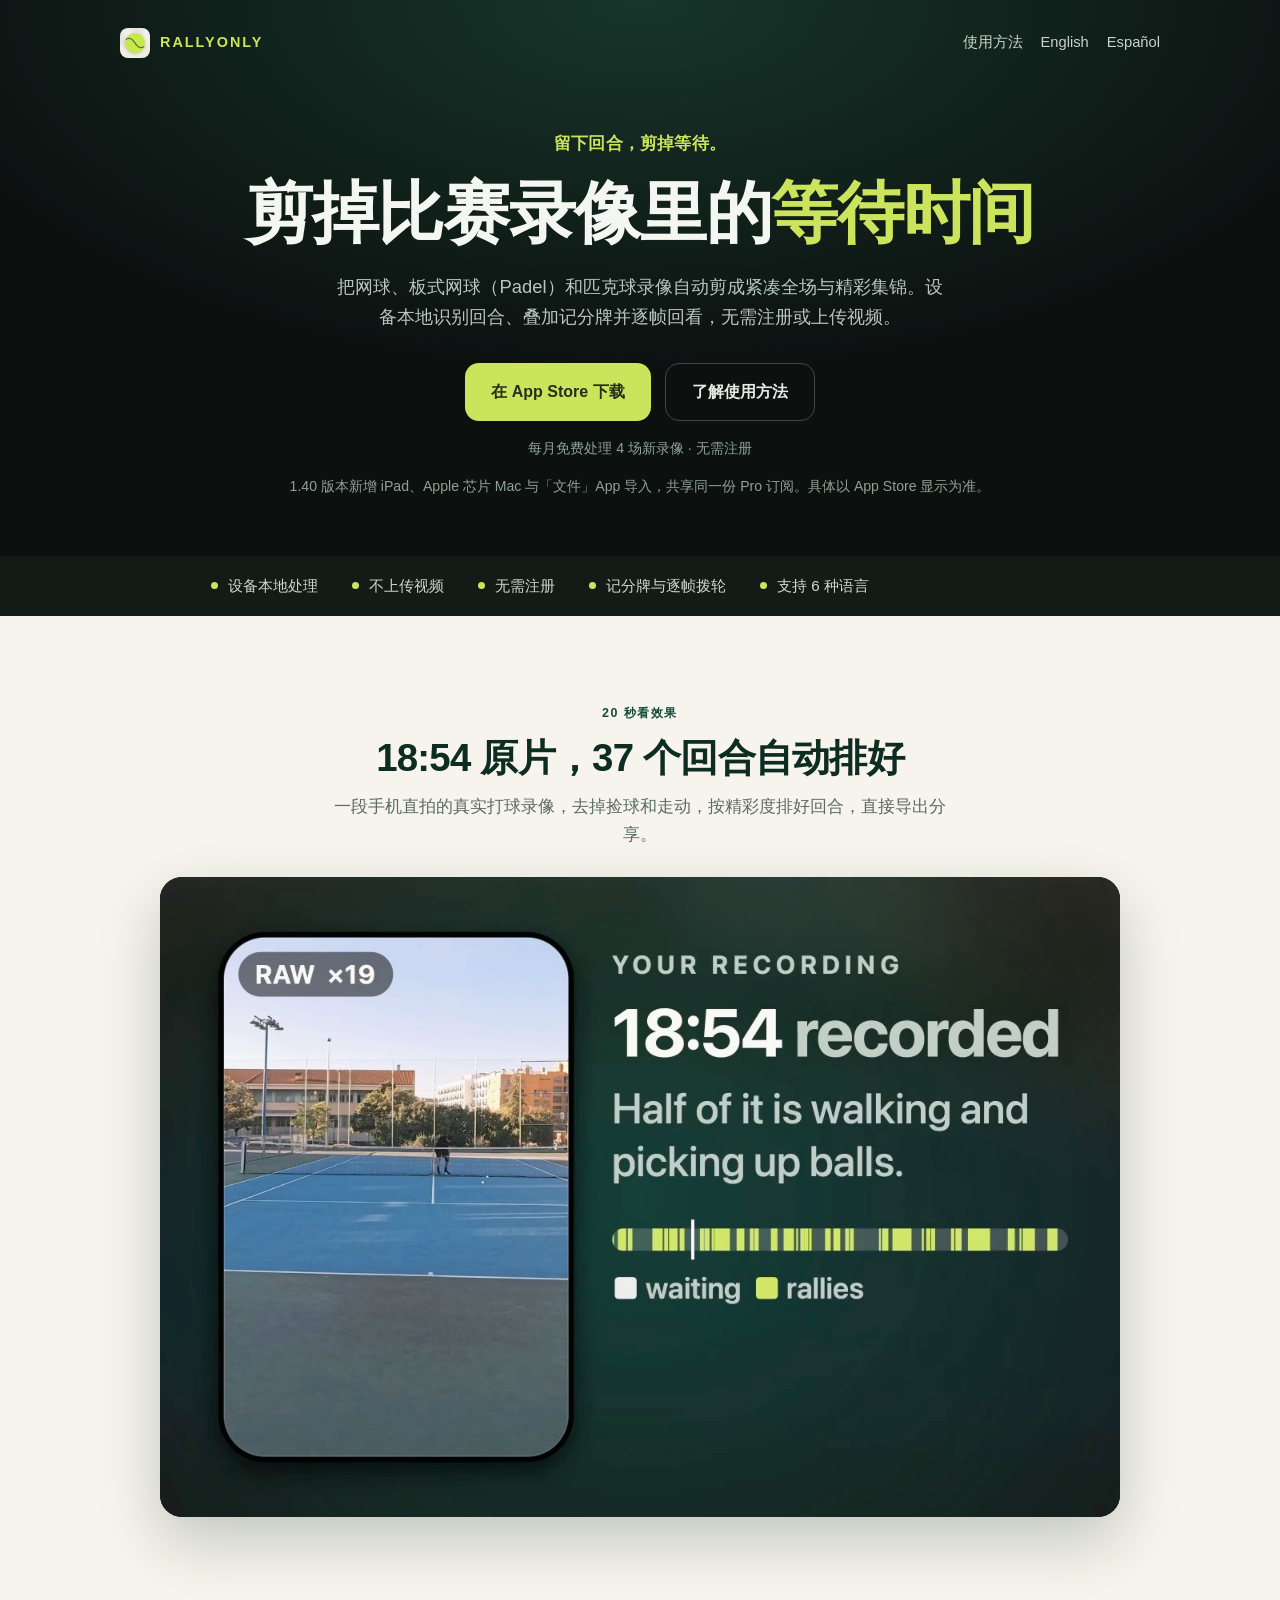
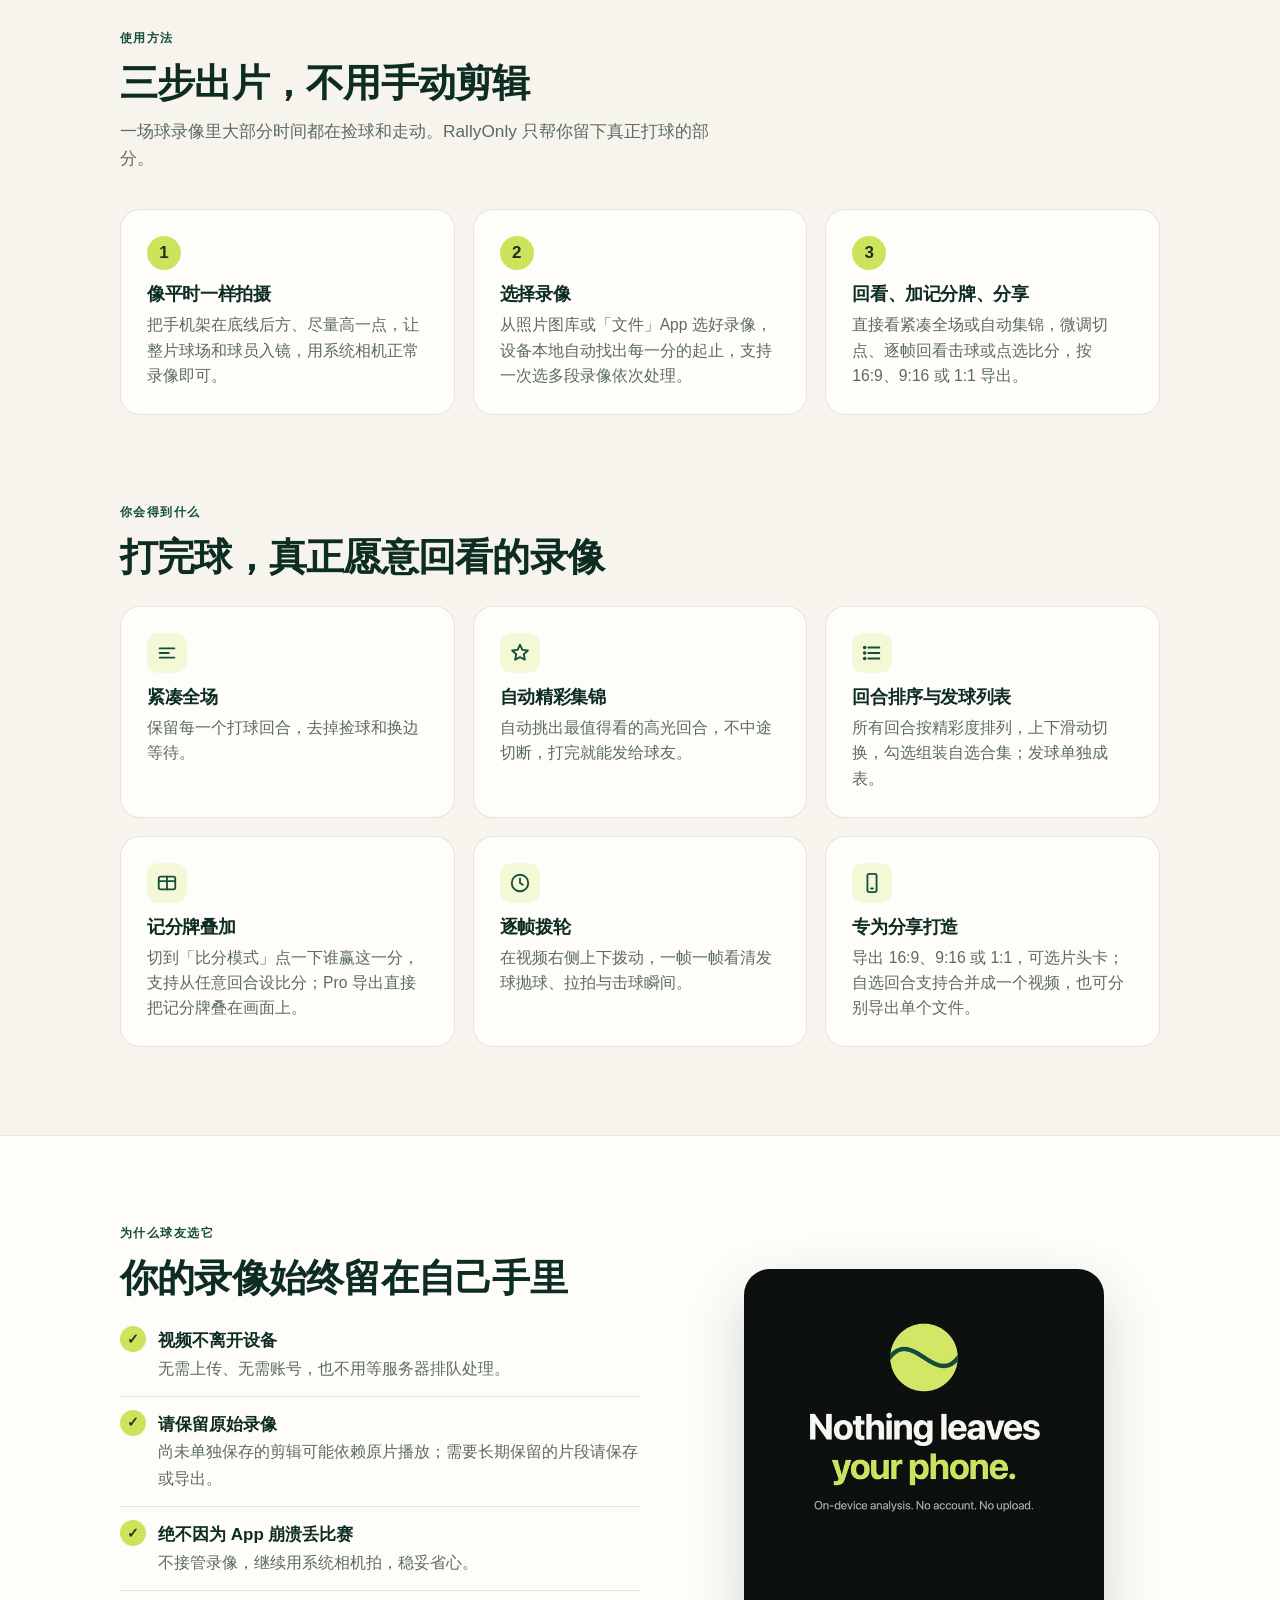
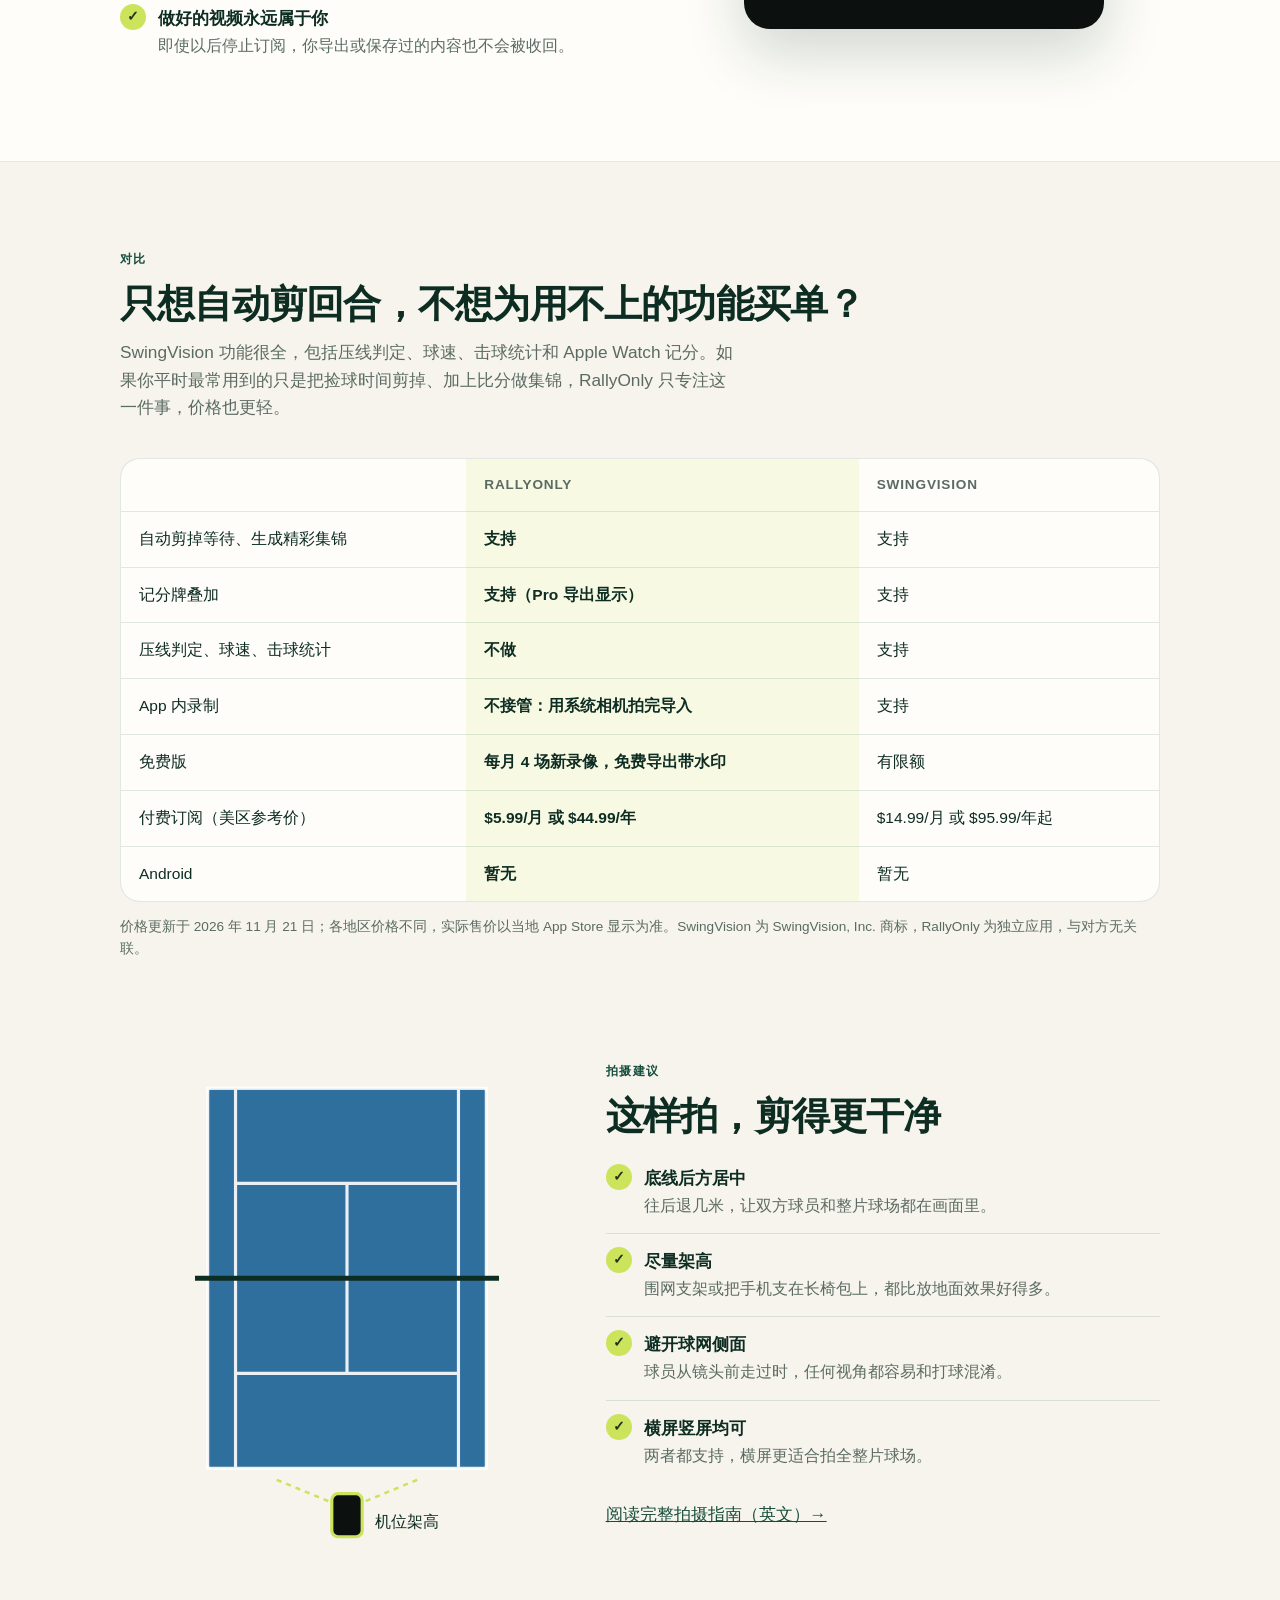
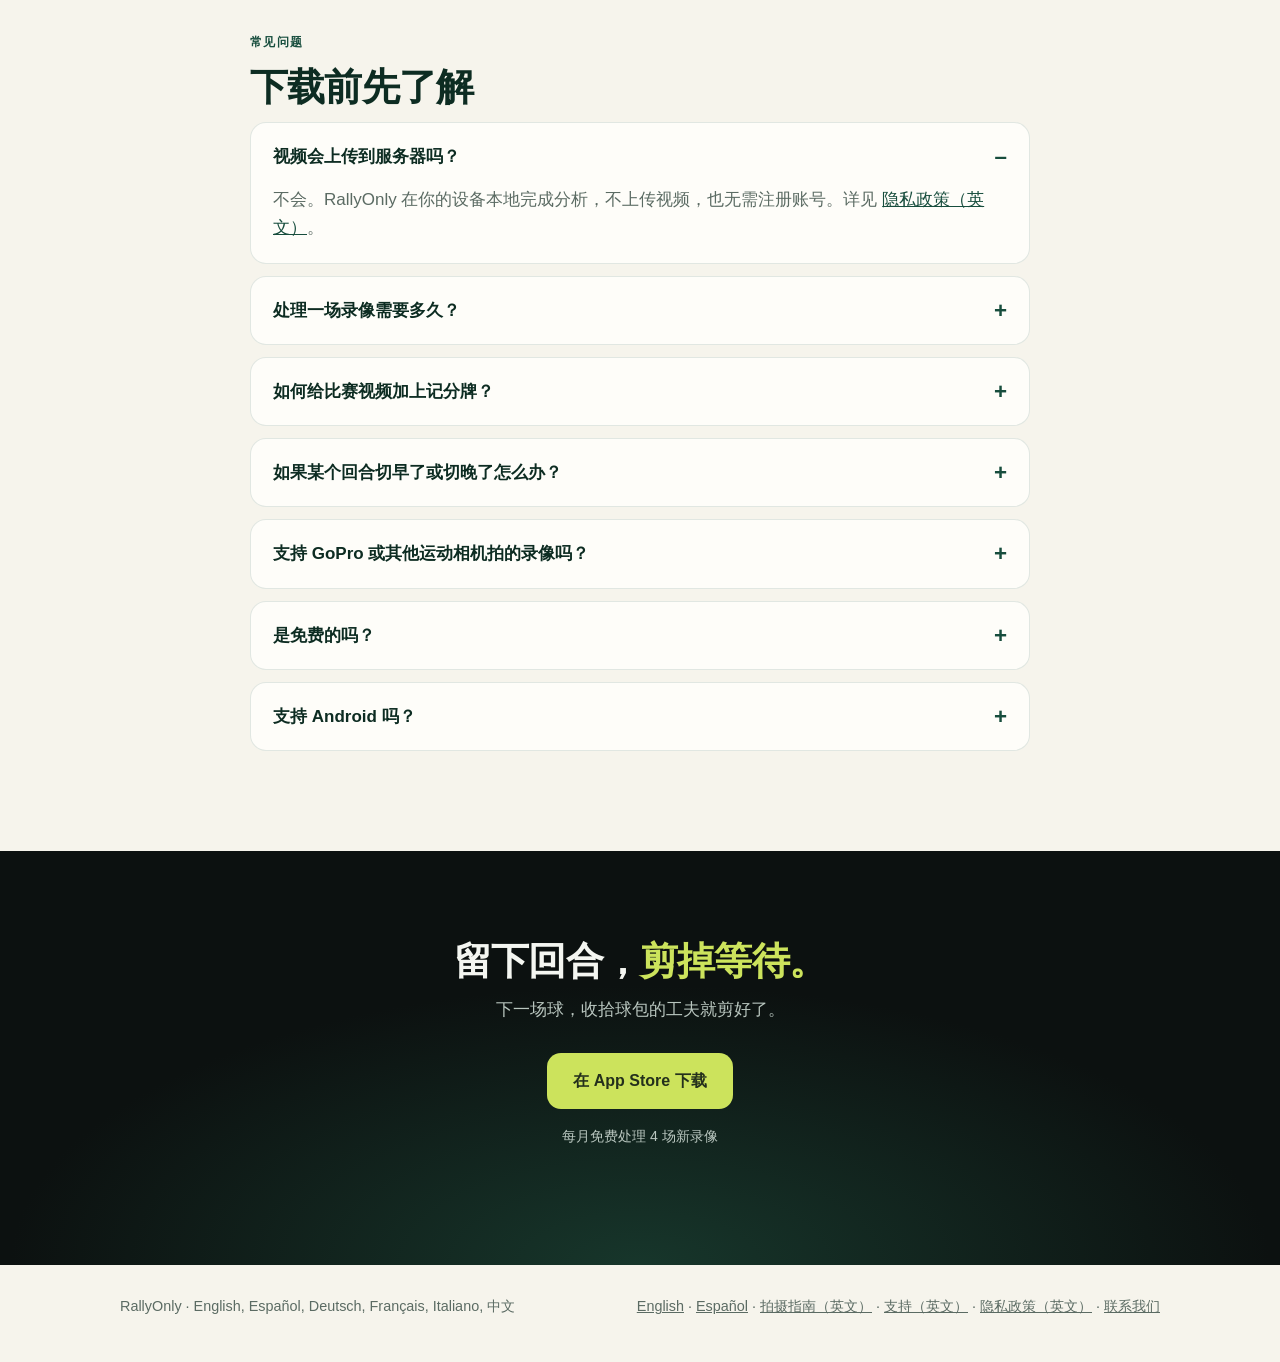
<file: zh/index.html>
<!doctype html>
<html lang="zh-Hans"><head><meta charset="utf-8">
<meta name="viewport" content="width=device-width, initial-scale=1">
<title>RallyOnly 回合剪 — 自动剪掉网球、板式网球与匹克球录像里的等待时间</title>
<meta name="description" content="在本地自动剪掉网球、板式网球（Padel）和匹克球录像中的捡球与等待时间，支持记分牌叠加、逐帧回看和精彩集锦导出。无需注册或上传视频。">
<link rel="canonical" href="https://rallyonly.app/zh/">
<link rel="alternate" hreflang="en" href="https://rallyonly.app/">
<link rel="alternate" hreflang="es" href="https://rallyonly.app/es/">
<link rel="alternate" hreflang="zh-Hans" href="https://rallyonly.app/zh/">
<link rel="alternate" hreflang="x-default" href="https://rallyonly.app/">
<meta name="apple-itunes-app" content="app-id=6813940884">
<meta name="theme-color" content="#0c1110">
<meta property="og:type" content="website">
<meta property="og:locale" content="zh_CN">
<meta property="og:title" content="RallyOnly 回合剪 — 留下回合，剪掉等待">
<meta property="og:description" content="在本地自动剪掉网球、板式网球（Padel）和匹克球录像中的等待时间，支持记分牌叠加、逐帧拨轮与精彩集锦。无需注册或上传视频。">
<meta property="og:url" content="https://rallyonly.app/zh/">
<meta property="og:image" content="https://rallyonly.app/img/og.jpg">
<meta name="twitter:card" content="summary_large_image">
<link rel="icon" href="../img/favicon-32.png" sizes="32x32">
<link rel="apple-touch-icon" href="../img/icon-180.png">
<link rel="stylesheet" href="../site.css">
<style>
  .promo { padding-bottom:24px; text-align:center; }
  .promo .lede { margin:0 auto 28px; }
  .promo-video { display:block; width:100%; height:auto; max-width:960px; margin:0 auto; border-radius:22px;
                 background:var(--night); box-shadow:0 24px 60px rgba(13,44,34,.22); }
</style>
<script type="application/ld+json">
{
  "@context": "https://schema.org",
  "@type": "SoftwareApplication",
  "@id": "https://rallyonly.app/#app",
  "name": "RallyOnly: Tennis Highlights",
  "inLanguage": "zh-Hans",
  "softwareVersion": "1.40",
  "operatingSystem": "iOS 17 或更高版本、iPadOS 17 或更高版本、macOS（Apple 芯片）",
  "applicationCategory": "MultimediaApplication",
  "description": "在本地自动剪掉网球、板式网球（Padel）和匹克球录像中的捡球与等待时间，支持记分牌叠加、逐帧回看和精彩集锦导出。无需注册或上传视频。",
  "url": "https://rallyonly.app/zh/",
  "installUrl": "https://apps.apple.com/app/id6813940884",
  "offers": {
    "@type": "Offer",
    "price": "0",
    "priceCurrency": "CNY",
    "description": "每月免费处理 4 场新录像（导出带水印）；Pro 订阅可选。"
  },
  "author": {
    "@type": "Person",
    "name": "Yuda Li"
  },
  "publisher": {"@id": "https://rallyonly.app/#org"},
  "image": "https://rallyonly.app/img/icon-180.png",
  "screenshot": ["https://rallyonly.app/img/1-results.jpg", "https://rallyonly.app/img/2-picker.jpg", "https://rallyonly.app/img/3-trim.jpg"],
  "sameAs": ["https://apps.apple.com/app/id6813940884"]
}
</script>
<script type="application/ld+json">
{
  "@context": "https://schema.org",
  "@type": "FAQPage",
  "inLanguage": "zh-Hans",
  "mainEntity": [
    {
      "@type": "Question",
      "name": "视频会上传到服务器吗？",
      "acceptedAnswer": {
        "@type": "Answer",
        "text": "不会。RallyOnly 在你的设备本地完成分析，不上传视频，也无需注册账号。详见隐私政策（英文）。"
      }
    },
    {
      "@type": "Question",
      "name": "处理一场录像需要多久？",
      "acceptedAnswer": {
        "@type": "Answer",
        "text": "取决于你的设备型号、录像时长和格式。分析期间请保持 App 打开。"
      }
    },
    {
      "@type": "Question",
      "name": "如何给比赛视频加上记分牌？",
      "acceptedAnswer": {
        "@type": "Answer",
        "text": "在回合页面切到「比分模式」，每一分点一下谁赢即可，也可以从任意回合「设比分」开始。Pro 导出的视频会直接叠加记分牌。"
      }
    },
    {
      "@type": "Question",
      "name": "如果某个回合切早了或切晚了怎么办？",
      "acceptedAnswer": {
        "@type": "Answer",
        "text": "点开任意回合即可按 1 秒或 3 秒微调起止时间，还可以用右侧的逐帧拨轮逐帧查看击球瞬间。遇到问题也欢迎发邮件给我们：rallyonly.feedback@gmail.com。"
      }
    },
    {
      "@type": "Question",
      "name": "支持 GoPro 或其他运动相机拍的录像吗？",
      "acceptedAnswer": {
        "@type": "Answer",
        "text": "支持。只要在照片图库里即可导入；1.40 版本起还支持从「文件」App 导入以及在 Mac 上直接选择本地视频文件。"
      }
    },
    {
      "@type": "Question",
      "name": "是免费的吗？",
      "acceptedAnswer": {
        "@type": "Answer",
        "text": "每月免费处理 4 场新录像，免费导出带水印。RallyOnly Pro 可解除每月次数限制、去除水印并支持导出带记分牌的视频，新订阅用户可享免费试用。"
      }
    },
    {
      "@type": "Question",
      "name": "支持 Android 吗？",
      "acceptedAnswer": {
        "@type": "Answer",
        "text": "目前仅通过 Apple App Store 分发（支持 iPhone；1.40 版本新增 iPad 和 Apple 芯片 Mac），暂无 Android 版本。"
      }
    }
  ]
}
</script>
<script type="application/ld+json">
{"@context":"https://schema.org","@type":"VideoObject",
 "name":"20 秒看懂 RallyOnly：18 分钟录像剪出 37 个回合",
 "description":"一段真实手机拍摄的网球录像，经 RallyOnly 自动去除捡球等待并排序出 37 个回合，快速生成精彩集锦。",
 "thumbnailUrl":"https://rallyonly.app/media/rallyonly-20s.jpg",
 "contentUrl":"https://rallyonly.app/media/rallyonly-20s.mp4",
 "uploadDate":"2026-11-09","duration":"PT20S","inLanguage":"zh-Hans"}
</script>
<script type="application/ld+json">
{
  "@context": "https://schema.org",
  "@graph": [
    {
      "@type": "Organization",
      "@id": "https://rallyonly.app/#org",
      "name": "RallyOnly",
      "url": "https://rallyonly.app/",
      "logo": "https://rallyonly.app/img/icon-180.png",
      "email": "rallyonly.feedback@gmail.com",
      "sameAs": [
        "https://apps.apple.com/app/id6813940884"
      ]
    },
    {
      "@type": "WebSite",
      "@id": "https://rallyonly.app/#website",
      "name": "RallyOnly",
      "url": "https://rallyonly.app/",
      "publisher": {
        "@id": "https://rallyonly.app/#org"
      },
      "inLanguage": [
        "en",
        "es",
        "zh-Hans"
      ]
    }
  ]
}
</script>
</head>
<body>

<header class="hero">
  <div class="wrap">
    <nav class="nav">
      <a class="logo" href="./"><img src="../img/icon-180.png" alt="" width="30" height="30">RALLYONLY</a>
      <div class="nav-links"><a class="hide-sm" href="#how">使用方法</a><a href="../" hreflang="en" lang="en">English</a><a href="../es/" hreflang="es" lang="es">Español</a></div>
    </nav>
    <div class="hero-copy">
      <p class="tagline">留下回合，剪掉等待。</p>
      <h1>剪掉比赛录像里的<em>等待时间</em></h1>
      <p class="sub">把网球、板式网球（Padel）和匹克球录像自动剪成紧凑全场与精彩集锦。设备本地识别回合、叠加记分牌并逐帧回看，无需注册或上传视频。</p>
      <div class="ctas">
        <a class="btn btn-primary" href="https://apps.apple.com/app/apple-store/id6813940884?pt=129483854&amp;ct=web_zh&amp;mt=8">在 App Store 下载</a>
        <a class="btn btn-ghost" href="#how">了解使用方法</a>
      </div>
      <p class="fine">每月免费处理 4 场新录像 · 无需注册</p>
      <p class="fine">1.40 版本新增 iPad、Apple 芯片 Mac 与「文件」App 导入，共享同一份 Pro 订阅。具体以 App Store 显示为准。</p>
    </div>
  </div>
</header>

<div class="strip"><ul class="wrap">
  <li>设备本地处理</li><li>不上传视频</li><li>无需注册</li>
  <li>记分牌与逐帧拨轮</li><li>支持 6 种语言</li>
</ul></div>

<main>
<section class="promo" aria-labelledby="promo-h"><div class="wrap">
  <p class="kicker">20 秒看效果</p>
  <h2 id="promo-h">18:54 原片，37 个回合自动排好</h2>
  <p class="lede">一段手机直拍的真实打球录像，去掉捡球和走动，按精彩度排好回合，直接导出分享。</p>
  <video class="promo-video" autoplay muted loop playsinline preload="metadata" width="1200" height="800"
         poster="../media/rallyonly-20s.jpg" src="../media/rallyonly-20s.mp4"
         aria-label="RallyOnly 20 秒演示：18 分钟录像去除等待时间，排好 37 个回合"></video>
</div></section>
<script>
  // Respect reduced motion: no autoplay, show controls instead.
  if (matchMedia('(prefers-reduced-motion: reduce)').matches) {
    const pv = document.querySelector('.promo-video'); pv.removeAttribute('autoplay'); pv.pause(); pv.controls = true;
  }
</script>

<section id="how"><div class="wrap">
  <p class="kicker">使用方法</p>
  <h2>三步出片，不用手动剪辑</h2>
  <p class="lede">一场球录像里大部分时间都在捡球和走动。RallyOnly 只帮你留下真正打球的部分。</p>
  <div class="grid">
    <div class="card"><span class="num">1</span><h3>像平时一样拍摄</h3>
      <p>把手机架在底线后方、尽量高一点，让整片球场和球员入镜，用系统相机正常录像即可。</p></div>
    <div class="card"><span class="num">2</span><h3>选择录像</h3>
      <p>从照片图库或「文件」App 选好录像，设备本地自动找出每一分的起止，支持一次选多段录像依次处理。</p></div>
    <div class="card"><span class="num">3</span><h3>回看、加记分牌、分享</h3>
      <p>直接看紧凑全场或自动集锦，微调切点、逐帧回看击球或点选比分，按 16:9、9:16 或 1:1 导出。</p></div>
  </div>
</div></section>

<section style="padding-top:0"><div class="wrap">
  <p class="kicker">你会得到什么</p>
  <h2>打完球，真正愿意回看的录像</h2>
  <div class="grid" style="margin-top:28px;grid-template-columns:repeat(auto-fit, minmax(290px, 1fr))">
    <div class="card"><div class="icon"><svg viewBox="0 0 24 24" fill="none" stroke="currentColor" stroke-width="2" stroke-linecap="round"><path d="M4 7h16M4 12h10M4 17h16"/></svg></div>
      <h3>紧凑全场</h3><p>保留每一个打球回合，去掉捡球和换边等待。</p></div>
    <div class="card"><div class="icon"><svg viewBox="0 0 24 24" fill="none" stroke="currentColor" stroke-width="2" stroke-linecap="round" stroke-linejoin="round"><path d="M12 3l2.6 5.6 6 .7-4.5 4.1 1.2 6L12 16.5 6.7 19.4l1.2-6L3.4 9.3l6-.7z"/></svg></div>
      <h3>自动精彩集锦</h3><p>自动挑出最值得看的高光回合，不中途切断，打完就能发给球友。</p></div>
    <div class="card"><div class="icon"><svg viewBox="0 0 24 24" fill="none" stroke="currentColor" stroke-width="2" stroke-linecap="round"><path d="M8 6h12M8 12h12M8 18h12"/><circle cx="4" cy="6" r="1"/><circle cx="4" cy="12" r="1"/><circle cx="4" cy="18" r="1"/></svg></div>
      <h3>回合排序与发球列表</h3><p>所有回合按精彩度排列，上下滑动切换，勾选组装自选合集；发球单独成表。</p></div>
    <div class="card"><div class="icon"><svg viewBox="0 0 24 24" fill="none" stroke="currentColor" stroke-width="2" stroke-linecap="round" stroke-linejoin="round"><rect x="3" y="5" width="18" height="14" rx="2"/><path d="M3 10h18M12 5v14"/></svg></div>
      <h3>记分牌叠加</h3><p>切到「比分模式」点一下谁赢这一分，支持从任意回合设比分；Pro 导出直接把记分牌叠在画面上。</p></div>
    <div class="card"><div class="icon"><svg viewBox="0 0 24 24" fill="none" stroke="currentColor" stroke-width="2" stroke-linecap="round" stroke-linejoin="round"><circle cx="12" cy="12" r="9"/><path d="M12 7v5l3 2"/></svg></div>
      <h3>逐帧拨轮</h3><p>在视频右侧上下拨动，一帧一帧看清发球抛球、拉拍与击球瞬间。</p></div>
    <div class="card"><div class="icon"><svg viewBox="0 0 24 24" fill="none" stroke="currentColor" stroke-width="2" stroke-linecap="round" stroke-linejoin="round"><rect x="7" y="2" width="10" height="20" rx="2"/><path d="M11 18h2"/></svg></div>
      <h3>专为分享打造</h3><p>导出 16:9、9:16 或 1:1，可选片头卡；自选回合支持合并成一个视频，也可分别导出单个文件。</p></div>
  </div>
</div></section>

<section style="background:var(--card);border-top:1px solid var(--line);border-bottom:1px solid var(--line)"><div class="wrap split">
  <div>
    <p class="kicker">为什么球友选它</p>
    <h2>你的录像始终留在自己手里</h2>
    <ul class="checks">
      <li><strong>视频不离开设备</strong><span>无需上传、无需账号，也不用等服务器排队处理。</span></li>
      <li><strong>请保留原始录像</strong><span>尚未单独保存的剪辑可能依赖原片播放；需要长期保留的片段请保存或导出。</span></li>
      <li><strong>绝不因为 App 崩溃丢比赛</strong><span>不接管录像，继续用系统相机拍，稳妥省心。</span></li>
      <li><strong>做好的视频永远属于你</strong><span>即使以后停止订阅，你导出或保存过的内容也不会被收回。</span></li>
    </ul>
  </div>
  <img src="../img/privacy.jpg" width="640" height="640" alt="视频不离开设备：本地分析，无需账号，不上传" loading="lazy">
</div></section>

<section><div class="wrap">
  <p class="kicker">对比</p>
  <h2>只想自动剪回合，不想为用不上的功能买单？</h2>
  <p class="lede">SwingVision 功能很全，包括压线判定、球速、击球统计和 Apple Watch 记分。如果你平时最常用到的只是把捡球时间剪掉、加上比分做集锦，RallyOnly 只专注这一件事，价格也更轻。</p>
  <div class="compare"><table>
    <thead><tr><th></th><th class="us">RallyOnly</th><th>SwingVision</th></tr></thead>
    <tr><td>自动剪掉等待、生成精彩集锦</td><td class="us">支持</td><td>支持</td></tr>
    <tr><td>记分牌叠加</td><td class="us">支持（Pro 导出显示）</td><td>支持</td></tr>
    <tr><td>压线判定、球速、击球统计</td><td class="us">不做</td><td>支持</td></tr>
    <tr><td>App 内录制</td><td class="us">不接管：用系统相机拍完导入</td><td>支持</td></tr>
    <tr><td>免费版</td><td class="us">每月 4 场新录像，免费导出带水印</td><td>有限额</td></tr>
    <tr><td>付费订阅（美区参考价）</td><td class="us">$5.99/月 或 $44.99/年</td><td>$14.99/月 或 $95.99/年起</td></tr>
    <tr><td>Android</td><td class="us">暂无</td><td>暂无</td></tr>
  </table></div>
  <p class="note">价格更新于 2026 年 11 月 21 日；各地区价格不同，实际售价以当地 App Store 显示为准。SwingVision 为 SwingVision, Inc. 商标，RallyOnly 为独立应用，与对方无关联。</p>
</div></section>

<section style="padding-top:0"><div class="wrap tips">
  <svg class="court" viewBox="0 0 300 380" role="img" aria-label="网球场俯视图：手机架在近端底线后方正中">
    <rect x="40" y="20" width="220" height="300" rx="4" fill="#2f6f9e"/>
    <g fill="none" stroke="#fff" stroke-width="2.5" opacity=".9">
      <rect x="40" y="20" width="220" height="300"/>
      <line x1="62" y1="20" x2="62" y2="320"/><line x1="238" y1="20" x2="238" y2="320"/>
      <line x1="62" y1="95" x2="238" y2="95"/><line x1="62" y1="245" x2="238" y2="245"/>
      <line x1="150" y1="95" x2="150" y2="245"/>
    </g>
    <line x1="30" y1="170" x2="270" y2="170" stroke="#0d2c22" stroke-width="4"/>
    <path d="M150 352 L92 328 M150 352 L208 328" stroke="#cce35c" stroke-width="2" stroke-dasharray="4 4"/>
    <rect x="138" y="340" width="24" height="34" rx="5" fill="#0c1110" stroke="#cce35c" stroke-width="2.5"/>
    <text x="172" y="366" font-size="13" fill="currentColor" font-family="-apple-system,sans-serif">机位架高</text>
  </svg>
  <div>
    <p class="kicker">拍摄建议</p>
    <h2>这样拍，剪得更干净</h2>
    <ul class="checks">
      <li><strong>底线后方居中</strong><span>往后退几米，让双方球员和整片球场都在画面里。</span></li>
      <li><strong>尽量架高</strong><span>围网支架或把手机支在长椅包上，都比放地面效果好得多。</span></li>
      <li><strong>避开球网侧面</strong><span>球员从镜头前走过时，任何视角都容易和打球混淆。</span></li>
      <li><strong>横屏竖屏均可</strong><span>两者都支持，横屏更适合拍全整片球场。</span></li>
    </ul>
    <p style="margin-top:18px"><a href="../how-to-film-tennis-match-iphone.html" lang="en">阅读完整拍摄指南（英文）→</a></p>
  </div>
</div></section>

<section style="padding-top:0"><div class="wrap" style="max-width:820px">
  <p class="kicker">常见问题</p>
  <h2>下载前先了解</h2>
  <details open><summary>视频会上传到服务器吗？</summary>
    <p>不会。RallyOnly 在你的设备本地完成分析，不上传视频，也无需注册账号。详见 <a href="../privacy.html" lang="en">隐私政策（英文）</a>。</p></details>
  <details><summary>处理一场录像需要多久？</summary>
    <p>取决于你的设备型号、录像时长和格式。分析期间请保持 App 打开。</p></details>
  <details><summary>如何给比赛视频加上记分牌？</summary>
    <p>在回合页面切到「比分模式」，每一分点一下谁赢即可，也可以从任意回合「设比分」开始。Pro 导出的视频会直接叠加记分牌。</p></details>
  <details><summary>如果某个回合切早了或切晚了怎么办？</summary>
    <p>点开任意回合即可按 1 秒或 3 秒微调起止时间，还可以用右侧的逐帧拨轮逐帧查看击球瞬间。遇到问题也欢迎发邮件给我们：<a href="mailto:rallyonly.feedback@gmail.com">rallyonly.feedback@gmail.com</a>。</p></details>
  <details><summary>支持 GoPro 或其他运动相机拍的录像吗？</summary>
    <p>支持。只要在照片图库里即可导入；1.40 版本起还支持从「文件」App 导入以及在 Mac 上直接选择本地视频文件。</p></details>
  <details><summary>是免费的吗？</summary>
    <p>每月免费处理 4 场新录像，免费导出带水印。RallyOnly Pro 可解除每月次数限制、去除水印并支持导出带记分牌的视频，新订阅用户可享免费试用。</p></details>
  <details><summary>支持 Android 吗？</summary>
    <p>目前仅通过 Apple App Store 分发（支持 iPhone；1.40 版本新增 iPad 和 Apple 芯片 Mac），暂无 Android 版本。</p></details>
</div></section>

<section class="final"><div class="wrap">
  <h2>留下回合，<em>剪掉等待。</em></h2>
  <p>下一场球，收拾球包的工夫就剪好了。</p>
  <a class="btn btn-primary" href="https://apps.apple.com/app/apple-store/id6813940884?pt=129483854&amp;ct=web_zh&amp;mt=8">在 App Store 下载</a>
  <p class="fine" style="margin-top:16px">每月免费处理 4 场新录像</p>
</div></section>
</main>

<footer><div class="wrap">
  <span>RallyOnly · English, Español, Deutsch, Français, Italiano, 中文</span>
  <span><a href="../" lang="en">English</a> · <a href="../es/" lang="es">Español</a> · <a href="../how-to-film-tennis-match-iphone.html" lang="en">拍摄指南（英文）</a> · <a href="../support.html" lang="en">支持（英文）</a> · <a href="../privacy.html" lang="en">隐私政策（英文）</a> ·
    <a href="mailto:rallyonly.feedback@gmail.com">联系我们</a></span>
</div></footer>
</body></html>
</file>
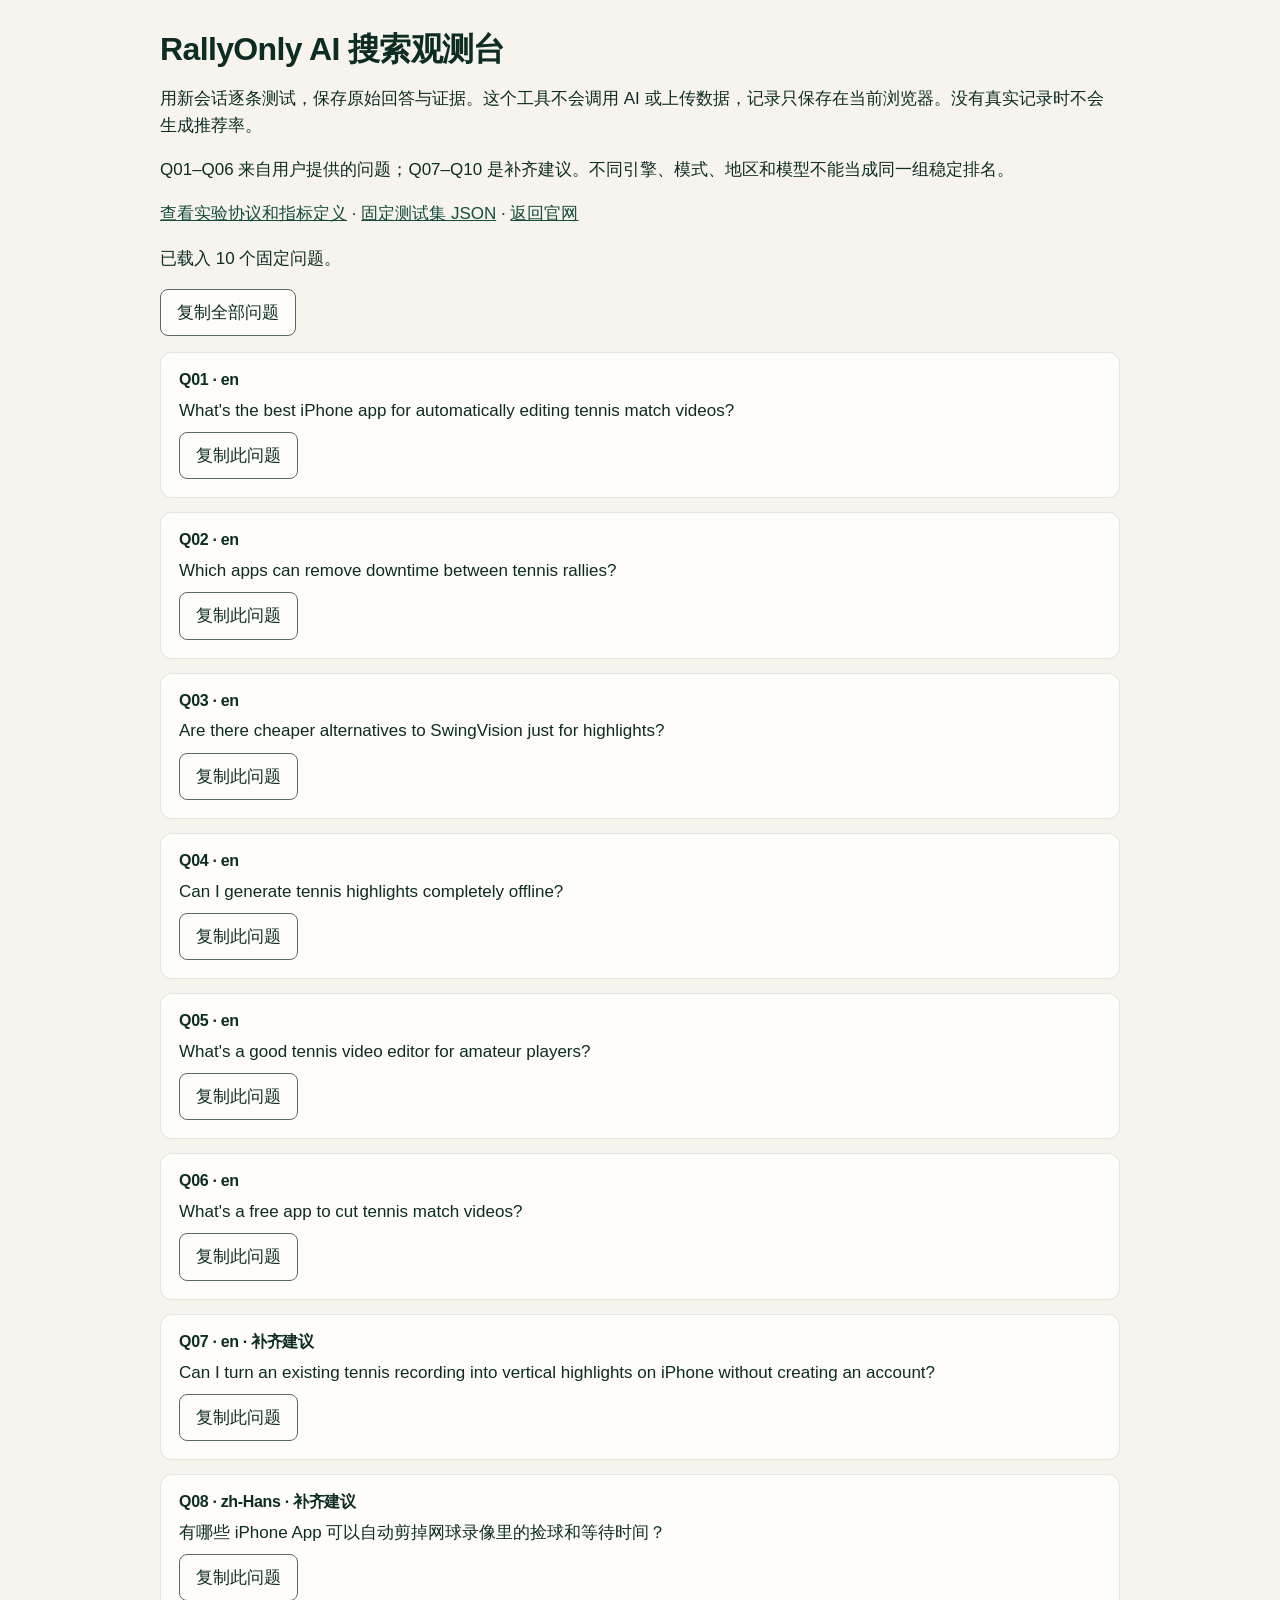
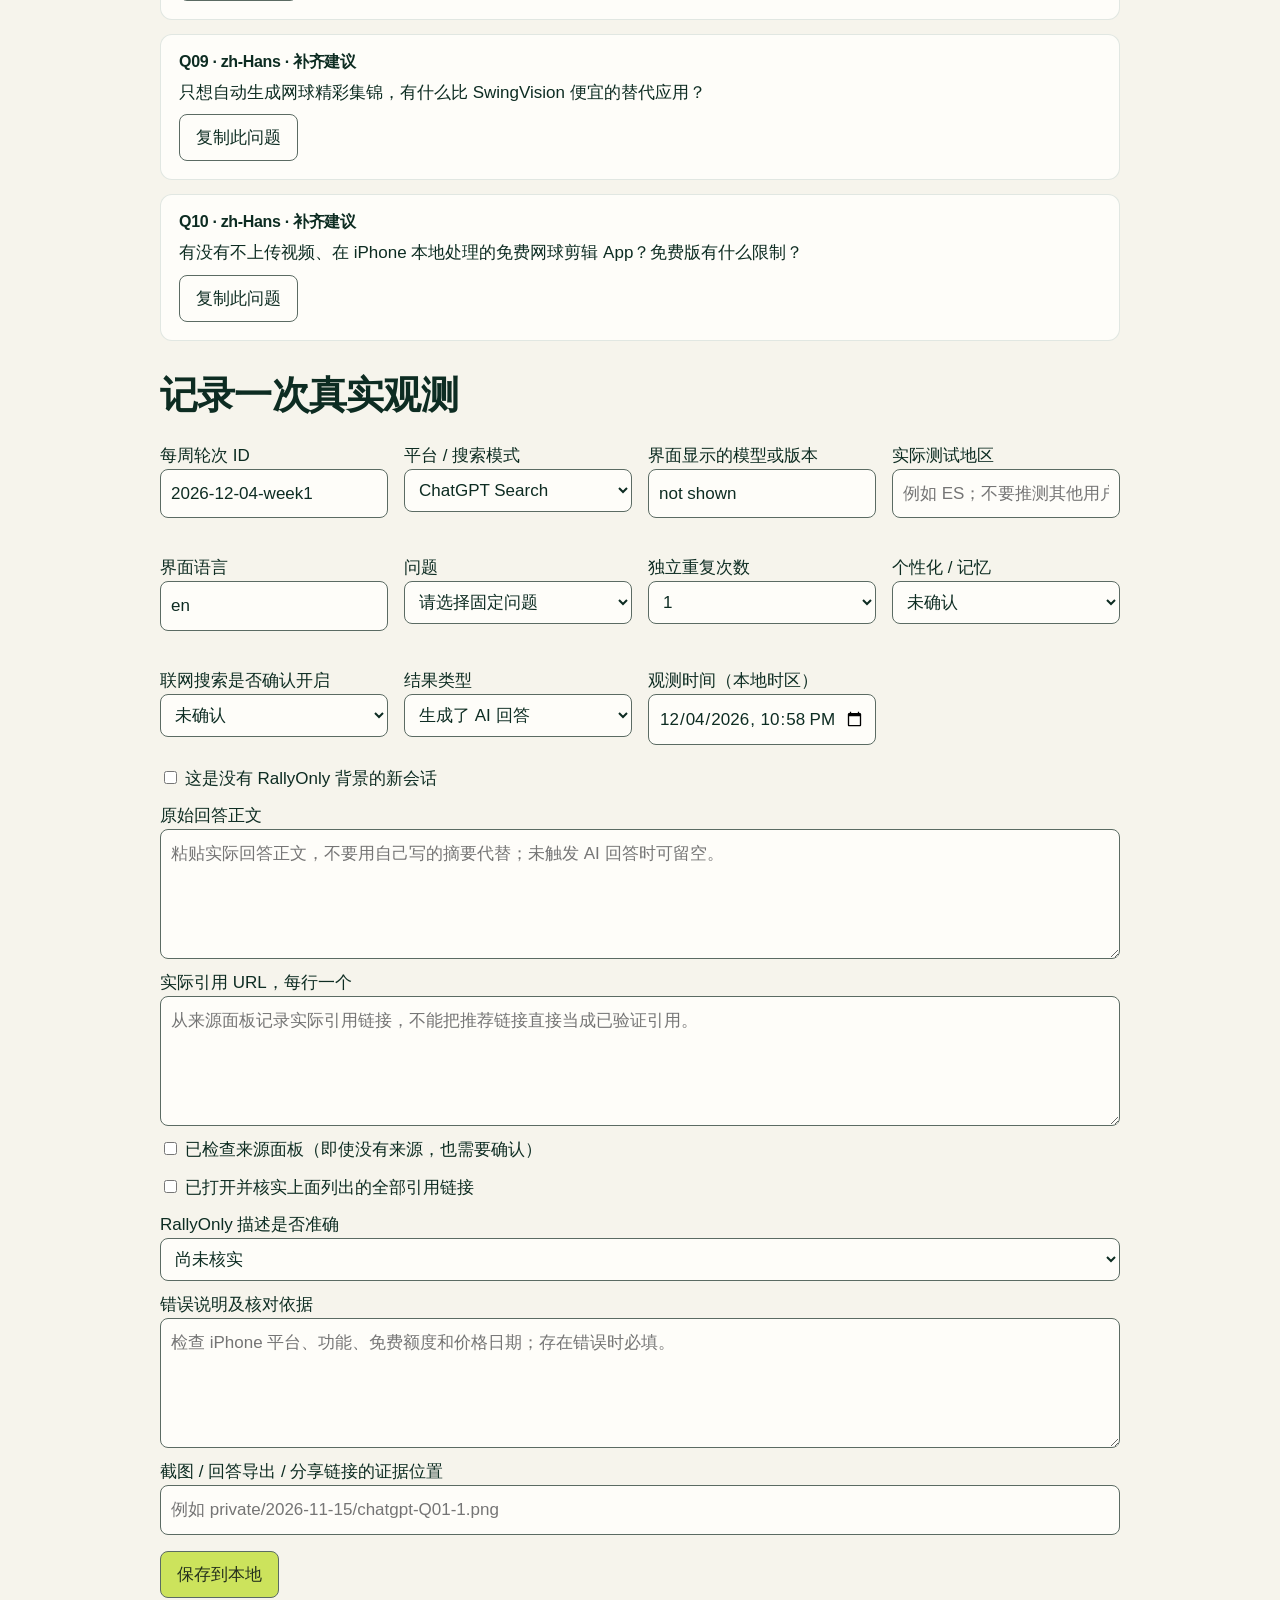
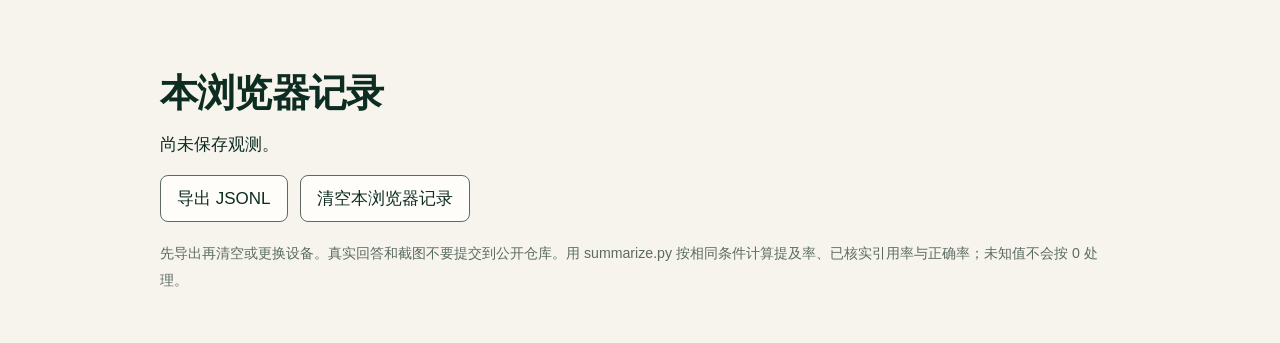
<file: tools/ai-search/index.html>
<!doctype html>
<html lang="zh-Hans"><head><meta charset="utf-8">
<meta name="viewport" content="width=device-width, initial-scale=1">
<meta name="robots" content="noindex,follow">
<title>RallyOnly AI 搜索观测台 — 本地记录工具</title>
<meta name="description" content="固定问题、复制提问、记录原始回答与来源，并在本地导出 AI 搜索观测数据。">
<link rel="stylesheet" href="../../site.css">
<style>
main{max-width:1000px;margin:auto;padding:32px 20px}h1{font-size:2rem}h2{margin:32px 0 16px}.prompt{padding:18px;margin:14px 0;border:1px solid var(--line);border-radius:12px;background:var(--card)}.prompt p{margin:8px 0}.fields{display:grid;grid-template-columns:repeat(auto-fit,minmax(220px,1fr));gap:16px}label{display:block;margin:10px 0}input:not([type=checkbox]),select,textarea{display:block;width:100%;padding:10px;font:inherit;border:1px solid var(--muted);border-radius:8px;color:var(--ink);background:var(--card)}textarea{min-height:130px}button{font:inherit;padding:9px 16px;border:1px solid var(--muted);border-radius:8px;background:var(--card);color:var(--ink);cursor:pointer}button.primary{background:var(--lime);color:var(--lime-ink)}.actions{display:flex;gap:12px;flex-wrap:wrap;margin:16px 0}.status{min-height:24px;color:var(--ink)}small{color:var(--muted)}.required{color:var(--ink)}
</style></head><body>
<a class="skip-link" href="#main">跳到正文</a>
<main id="main"><h1>RallyOnly AI 搜索观测台</h1>
<p>用新会话逐条测试，保存原始回答与证据。这个工具不会调用 AI 或上传数据，记录只保存在当前浏览器。没有真实记录时不会生成推荐率。</p>
<p>Q01–Q06 来自用户提供的问题；Q07–Q10 是补齐建议。不同引擎、模式、地区和模型不能当成同一组稳定排名。</p>
<p><a href="README.md">查看实验协议和指标定义</a> · <a href="prompts.json">固定测试集 JSON</a> · <a href="../../">返回官网</a></p>
<p id="load-status" class="status" role="status">正在载入问题……</p>
<div class="actions"><button type="button" id="copy-all">复制全部问题</button></div>
<div id="prompts"></div>
<h2>记录一次真实观测</h2>
<form id="capture">
<div class="fields">
<label>每周轮次 ID<input id="round" required placeholder="例如 2026-11-15-week1"></label>
<label>平台 / 搜索模式<select id="engine"><option value="chatgpt_search">ChatGPT Search</option><option value="google_ai_mode">Google AI Mode</option><option value="google_ai_overviews">Google AI Overviews</option><option value="bing_copilot">Bing Copilot</option><option value="perplexity_search">Perplexity Search（可选）</option></select></label>
<label>界面显示的模型或版本<input id="model" required value="not shown"></label>
<label>实际测试地区<input id="region" required placeholder="例如 ES；不要推测其他用户地区"></label>
<label>界面语言<input id="ui-language" required value="en"></label>
<label>问题<select id="prompt" required><option value="" selected disabled>请选择固定问题</option></select></label>
<label>独立重复次数<select id="trial"><option>1</option><option>2</option><option>3</option></select></label>
<label>个性化 / 记忆<select id="personalization"><option value="unknown">未确认</option><option value="off">已关闭</option><option value="on">已开启</option></select></label>
<label>联网搜索是否确认开启<select id="search"><option value="unknown">未确认</option><option value="on">已确认开启</option><option value="off">未开启</option></select></label>
<label>结果类型<select id="outcome"><option value="answer">生成了 AI 回答</option><option value="no_ai_answer">没有触发 AI 回答</option><option value="blocked">无法访问 / 测试受阻</option></select></label>
<label>观测时间（本地时区）<input type="datetime-local" id="captured-at" required></label>
</div>
<label><input type="checkbox" id="new-conversation"> 这是没有 RallyOnly 背景的新会话</label>
<label>原始回答正文<textarea id="response" placeholder="粘贴实际回答正文，不要用自己写的摘要代替；未触发 AI 回答时可留空。"></textarea></label>
<label>实际引用 URL，每行一个<textarea id="citations" placeholder="从来源面板记录实际引用链接，不能把推荐链接直接当成已验证引用。"></textarea></label>
<label><input type="checkbox" id="citations-reviewed"> 已检查来源面板（即使没有来源，也需要确认）</label>
<label><input type="checkbox" id="citations-opened"> 已打开并核实上面列出的全部引用链接</label>
<label>RallyOnly 描述是否准确<select id="correctness"><option value="not_reviewed">尚未核实</option><option value="correct">已核实，所述事实准确</option><option value="incorrect">已核实，存在错误</option><option value="not_applicable">未提及 / 不适用</option></select></label>
<label>错误说明及核对依据<textarea id="correctness-notes" placeholder="检查 iPhone 平台、功能、免费额度和价格日期；存在错误时必填。"></textarea></label>
<label>截图 / 回答导出 / 分享链接的证据位置<input id="evidence" required placeholder="例如 private/2026-11-15/chatgpt-Q01-1.png"></label>
<div class="actions"><button class="primary" type="submit">保存到本地</button></div>
</form>
<p id="save-status" class="status" role="status"></p>
<h2>本浏览器记录</h2><p id="count">尚未保存观测。</p><div class="actions"><button id="export" type="button">导出 JSONL</button><button id="clear" type="button">清空本浏览器记录</button></div>
<p><small>先导出再清空或更换设备。真实回答和截图不要提交到公开仓库。用 summarize.py 按相同条件计算提及率、已核实引用率与正确率；未知值不会按 0 处理。</small></p>
<script>
'use strict';
const $=id=>document.getElementById(id), storageKey='rallyonly-ai-observations-v1';
let prompts=[], rows=[];
function tell(id,text){$(id).textContent=text;}
try {rows=JSON.parse(localStorage.getItem(storageKey)||'[]');if(!Array.isArray(rows))throw new Error('记录格式不是数组');}
catch(e){tell('save-status','无法读取本地记录，请先保留浏览器数据：'+e.message);}
function count(){tell('count',rows.length?'已保存 '+rows.length+' 条观测。尚未据此计算排名。':'尚未保存观测。');}
async function copy(text){
 try{await navigator.clipboard.writeText(text);tell('load-status','已复制。请在无品牌背景的新会话中逐条提问。');}
 catch(e){tell('load-status','剪贴板不可用，请手动选中问题并复制。');}
}
fetch('prompts.json').then(r=>{if(!r.ok)throw new Error('HTTP '+r.status);return r.json();}).then(data=>{
 prompts=data;
 for(const p of prompts){
  const box=document.createElement('section');box.className='prompt';box.style.padding='18px';
  const title=document.createElement('h2');title.style.margin='0';title.style.fontSize='1rem';title.textContent=p.id+' · '+p.language+(p.origin==='proposed_completion'?' · 补齐建议':'');
  const text=document.createElement('p');text.textContent=p.text;
  const b=document.createElement('button');b.type='button';b.textContent='复制此问题';b.addEventListener('click',()=>copy(p.text));
  box.append(title,text,b);$('prompts').append(box);
  const option=document.createElement('option');option.value=p.id;option.textContent=p.id+' '+p.text;$('prompt').append(option);
 }
 tell('load-status','已载入 '+prompts.length+' 个固定问题。');
}).catch(e=>tell('load-status','问题载入失败：'+e.message+'。请通过本地 HTTP 服务打开此页，不要直接使用 file://。'));
$('copy-all').addEventListener('click',()=>copy(prompts.map(p=>p.id+' '+p.text).join('\n\n')));
$('round').value=new Date().toLocaleDateString('sv-SE')+'-week1';
const now=new Date();$('captured-at').value=new Date(now.getTime()-now.getTimezoneOffset()*60000).toISOString().slice(0,16);
function identity(r){return [r.round_id,r.engine,r.model,r.region,r.ui_language,r.personalization,r.prompt_id,r.trial].join('|');}
$('capture').addEventListener('submit',e=>{
 e.preventDefault();
 const outcome=$('outcome').value, answer=$('response').value.trim(), correctness=$('correctness').value;
 const mention=/(?<![a-z0-9])rally[\s-]?only(?![a-z0-9])/i.test(answer);
 if(outcome==='answer'&&!answer)return tell('save-status','生成了回答时必须保存实际正文。');
 if(['correct','incorrect'].includes(correctness)&&(!mention||outcome!=='answer'))return tell('save-status','未提及 RallyOnly 时请选择“不适用”，不要填写准确率。');
 if(correctness==='incorrect'&&!$('correctness-notes').value.trim())return tell('save-status','请记录具体错误及核对依据。');
 const urls=$('citations').value.split(/\n/).map(s=>s.trim()).filter(Boolean);
 try{for(const u of urls){const url=new URL(u);if(!['https:','http:'].includes(url.protocol))throw new Error('仅允许 http/https 引用链接');}}
 catch(err){return tell('save-status','引用链接格式不正确：'+err.message);}
 const row={round_id:$('round').value.trim(),captured_at:new Date($('captured-at').value).toISOString(),prompt_id:$('prompt').value,engine:$('engine').value,model:$('model').value.trim(),region:$('region').value.trim(),ui_language:$('ui-language').value.trim(),trial:Number($('trial').value),new_conversation:$('new-conversation').checked,personalization:$('personalization').value,search_enabled:$('search').value==='unknown'?null:$('search').value==='on',outcome,response_text:answer,citations_reviewed:$('citations-reviewed').checked,citations:urls.map(url=>({url,verified:$('citations-opened').checked})),correctness,correctness_notes:$('correctness-notes').value.trim(),evidence:$('evidence').value.trim()};
 if(!row.prompt_id)return tell('save-status','请等待固定问题载入。');
 if(rows.some(r=>identity(r)===identity(row)))return tell('save-status','此轮次、条件、问题及重复次数已有记录；请先核对，避免重复计数。');
 try{localStorage.setItem(storageKey,JSON.stringify([...rows,row]));rows.push(row);count();tell('save-status','已保存在本浏览器，请及时导出并备份证据。');}
 catch(err){tell('save-status','保存失败，内容仍留在表单中：'+err.message);}
});
$('export').addEventListener('click',()=>{
 if(!rows.length)return tell('save-status','没有真实观测可导出；不会生成示例结果。');
 const url=URL.createObjectURL(new Blob([rows.map(r=>JSON.stringify(r)).join('\n')+'\n'],{type:'application/x-ndjson'}));
 const a=document.createElement('a');a.href=url;a.download='rallyonly-ai-observations.jsonl';a.click();URL.revokeObjectURL(url);
});
$('clear').addEventListener('click',()=>{if(confirm('请先导出备份。确认清空此浏览器的观测记录？')){localStorage.removeItem(storageKey);rows=[];count();tell('save-status','本浏览器记录已清空；已导出的文件不受影响。');}});
count();
</script></main></body></html>
</file>
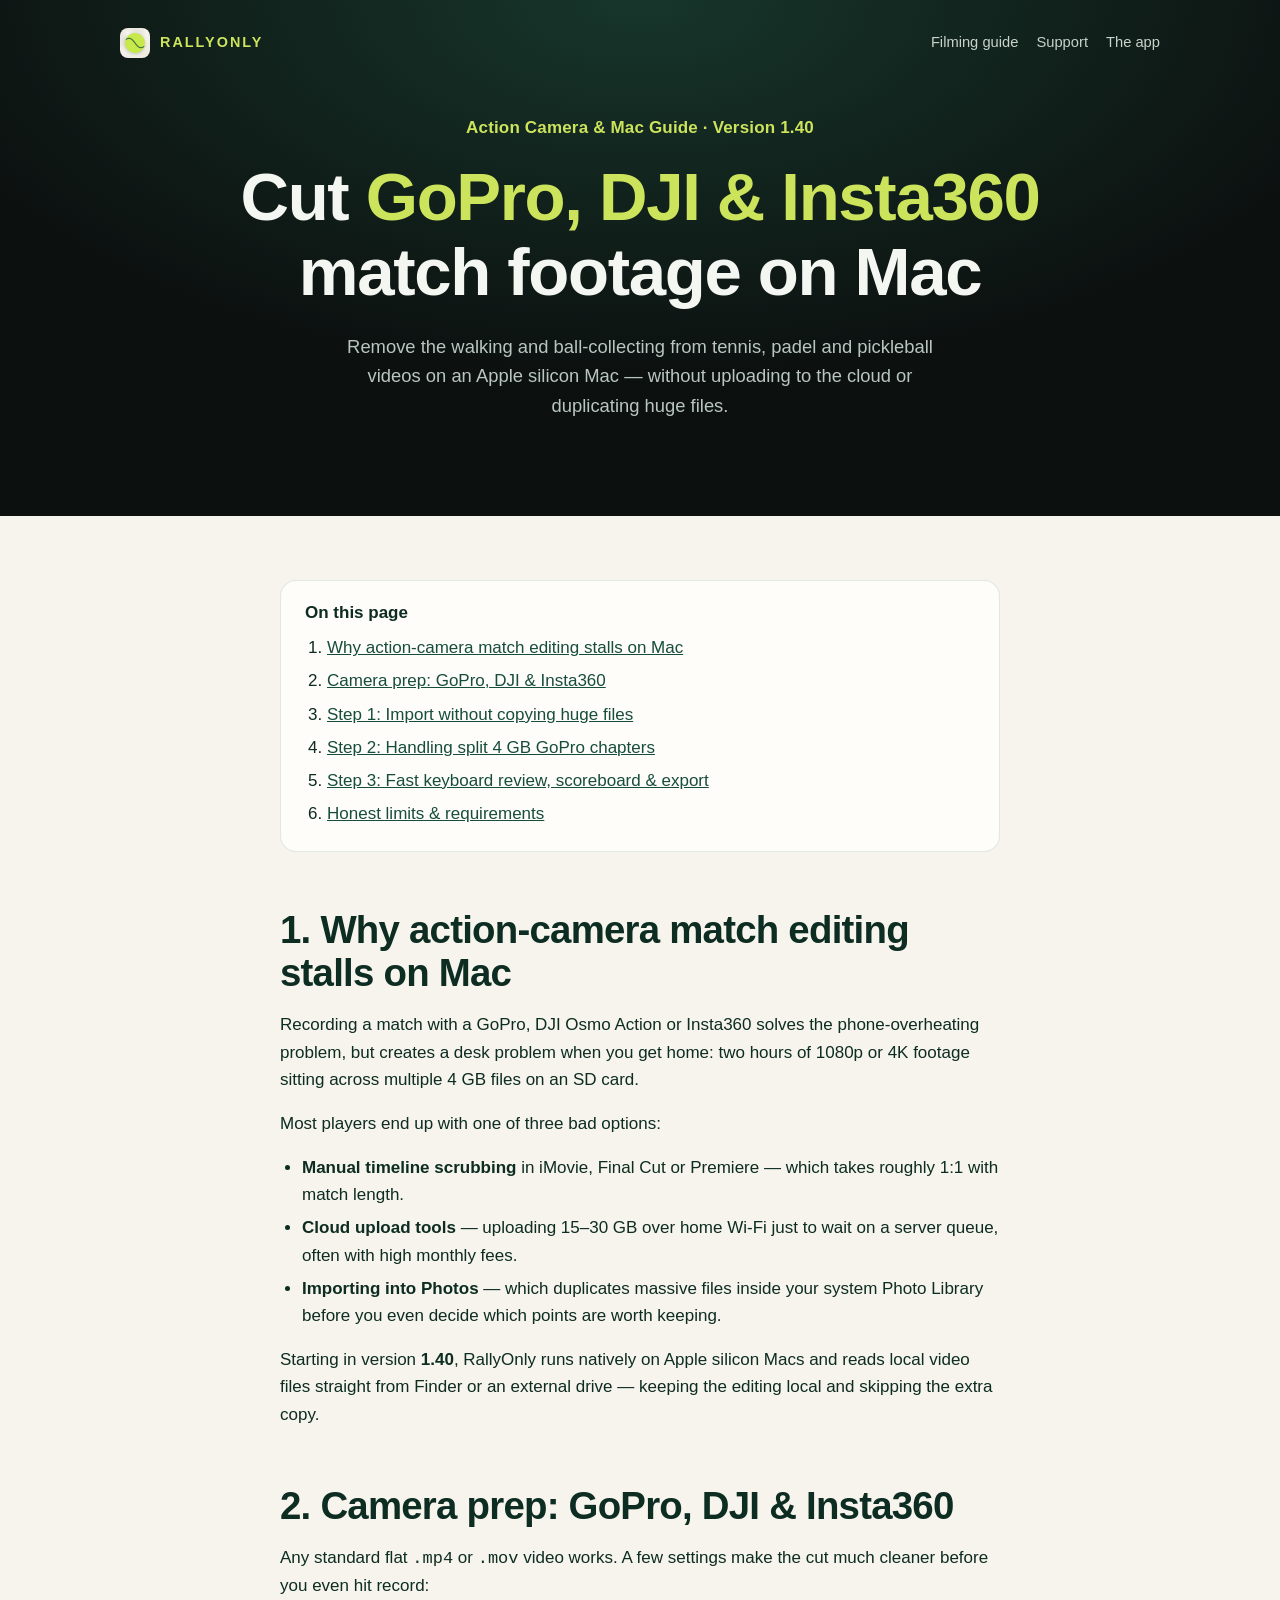
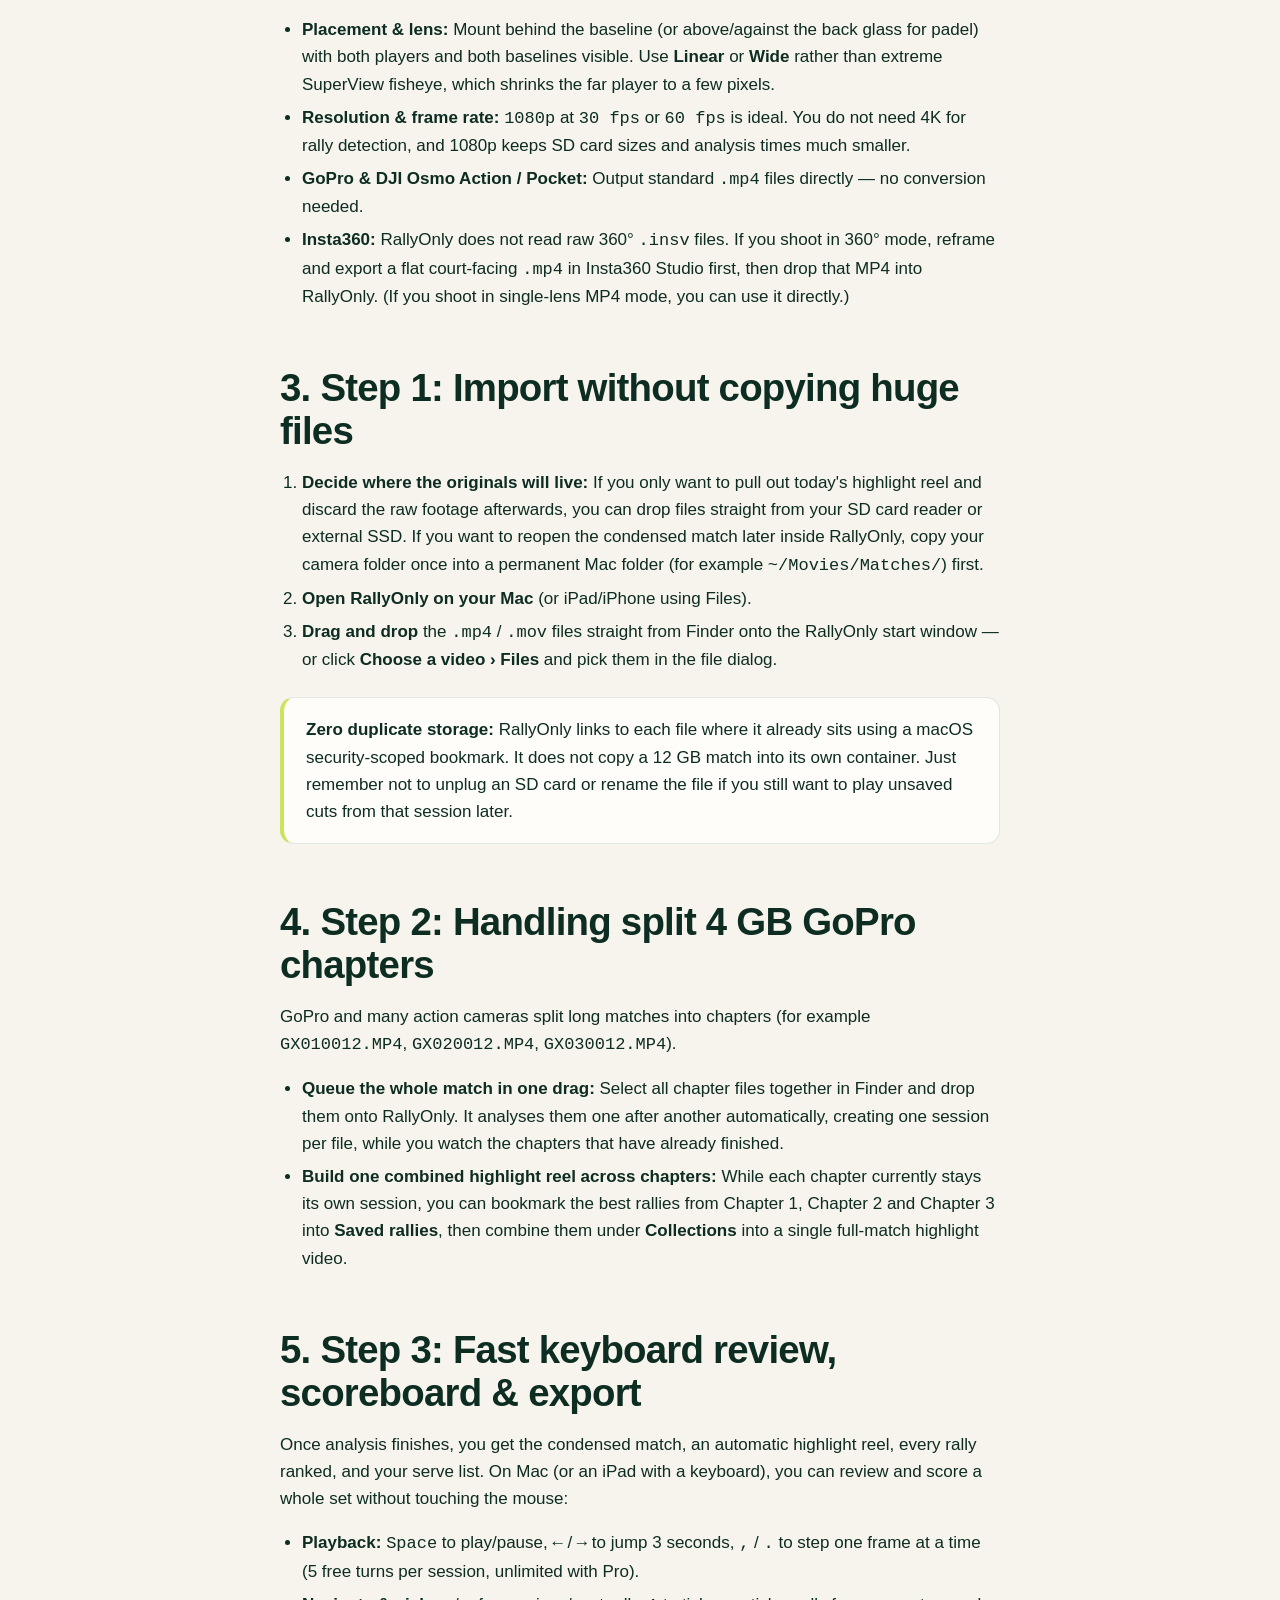
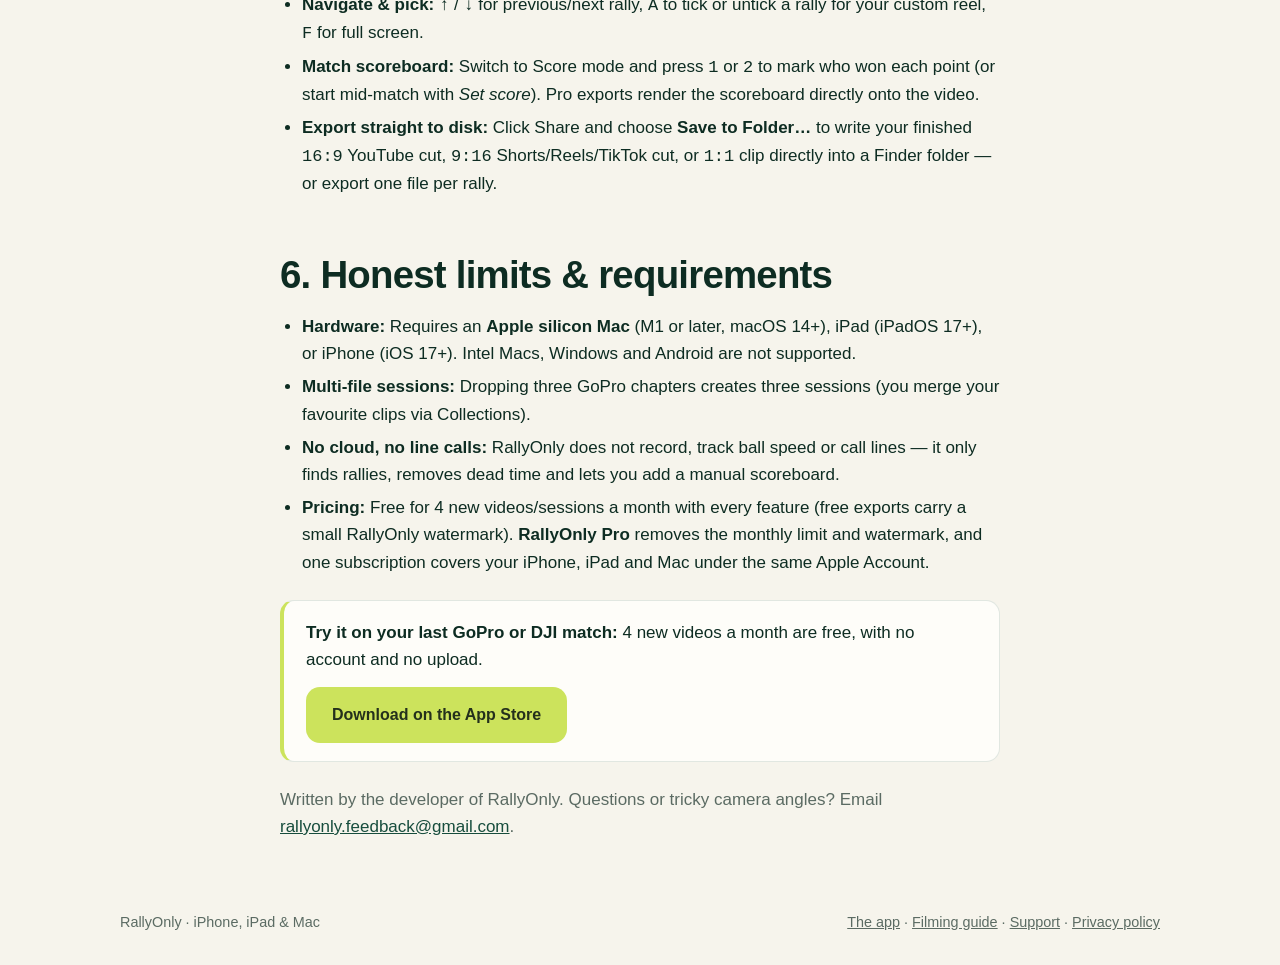
<file: gopro-mac-tennis-highlights.html>
<!doctype html>
<html lang="en"><head><meta charset="utf-8">
<meta name="viewport" content="width=device-width, initial-scale=1">
<title>Cut Dead Time From GoPro, DJI &amp; Insta360 Tennis Footage on Mac — RallyOnly</title>
<meta name="description" content="How to automatically remove dead time from GoPro, DJI and Insta360 tennis, padel and pickleball footage on an Apple silicon Mac without copying huge files or uploading to the cloud.">
<link rel="canonical" href="https://rallyonly.app/gopro-mac-tennis-highlights.html">
<meta name="apple-itunes-app" content="app-id=6813940884">
<meta name="theme-color" content="#0c1110">
<meta property="og:type" content="article">
<meta property="og:title" content="Cut dead time from GoPro, DJI &amp; Insta360 tennis footage on Mac">
<meta property="og:description" content="Drag MP4 or MOV files straight from Finder or your SD card into RallyOnly on Apple silicon Mac — no cloud upload, no duplicate 20 GB copies.">
<meta property="og:url" content="https://rallyonly.app/gopro-mac-tennis-highlights.html">
<meta property="og:image" content="https://rallyonly.app/img/og.jpg">
<meta name="twitter:card" content="summary_large_image">
<link rel="icon" href="img/favicon-32.png" sizes="32x32">
<link rel="apple-touch-icon" href="img/icon-180.png">
<link rel="stylesheet" href="site.css">
<script type="application/ld+json">
{"@context":"https://schema.org","@type":"Article","headline":"How to cut dead time from GoPro, DJI and Insta360 tennis or padel footage on Mac without copying huge files",
 "description":"A step-by-step workflow for trimming action-camera tennis, padel and pickleball match videos locally on an Apple silicon Mac using RallyOnly 1.40.",
 "datePublished":"2026-11-24","dateModified":"2026-11-24","inLanguage":"en",
 "author":{"@type":"Person","name":"Yuda Li"},
 "publisher":{"@type":"Organization","name":"RallyOnly","logo":{"@type":"ImageObject","url":"https://rallyonly.app/img/icon-180.png"}},
 "image":"https://rallyonly.app/img/og.jpg",
 "mainEntityOfPage":"https://rallyonly.app/gopro-mac-tennis-highlights.html"}
</script>
<script type="application/ld+json">
{"@context":"https://schema.org","@type":"FAQPage","mainEntity":[
 {"@type":"Question","name":"Does RallyOnly copy my GoPro or DJI video files on Mac?","acceptedAnswer":{"@type":"Answer","text":"No. When you drag and drop an MP4 or MOV file from Finder or pick it through Files, RallyOnly reads the file in place using a macOS security-scoped bookmark instead of duplicating multi-gigabyte footage into its own library."}},
 {"@type":"Question","name":"What happens if my GoPro splits a two-hour match into multiple 4 GB files?","acceptedAnswer":{"@type":"Answer","text":"You can drag and drop all the chapter files into RallyOnly at once. It queues and analyses them sequentially, creating one session per file. You can bookmark your favourite rallies across chapters and combine them into one reel under Collections."}},
 {"@type":"Question","name":"Does it work directly with Insta360 .insv files?","acceptedAnswer":{"@type":"Answer","text":"No. Export a flat court-facing MP4 or MOV from Insta360 Studio first (wide enough to show both baselines), then drop that exported MP4 into RallyOnly."}},
 {"@type":"Question","name":"Which Macs are supported?","acceptedAnswer":{"@type":"Answer","text":"Macs with Apple silicon (M1 or later) running macOS 14 or later, via the Mac App Store. Intel Macs and Windows PCs are not supported. One RallyOnly Pro subscription covers your iPhone, iPad and Mac under the same Apple Account."}}
]}
</script>
</head>
<body>

<header class="hero page-hero">
  <div class="wrap">
    <nav class="nav">
      <a class="logo" href="./"><img src="img/icon-180.png" alt="" width="30" height="30">RALLYONLY</a>
      <div class="nav-links"><a href="how-to-film-tennis-match-iphone.html">Filming guide</a><a href="support.html">Support</a><a href="./">The app</a></div>
    </nav>
    <div class="hero-copy">
      <p class="tagline">Action Camera &amp; Mac Guide · Version 1.40</p>
      <h1>Cut <em>GoPro, DJI &amp; Insta360</em> match footage on Mac</h1>
      <p class="sub">Remove the walking and ball-collecting from tennis, padel and pickleball videos on an Apple silicon Mac — without uploading to the cloud or duplicating huge files.</p>
    </div>
  </div>
</header>

<main><article>
  <div class="toc"><strong>On this page</strong>
    <ol>
      <li><a href="#problem">Why action-camera match editing stalls on Mac</a></li>
      <li><a href="#camera">Camera prep: GoPro, DJI &amp; Insta360</a></li>
      <li><a href="#import">Step 1: Import without copying huge files</a></li>
      <li><a href="#chapters">Step 2: Handling split 4 GB GoPro chapters</a></li>
      <li><a href="#review">Step 3: Fast keyboard review, scoreboard &amp; export</a></li>
      <li><a href="#limits">Honest limits &amp; requirements</a></li>
    </ol>
  </div>

  <h2 id="problem">1. Why action-camera match editing stalls on Mac</h2>
  <p>Recording a match with a GoPro, DJI Osmo Action or Insta360 solves the phone-overheating problem, but creates a desk problem when you get home: two hours of 1080p or 4K footage sitting across multiple 4&nbsp;GB files on an SD card.</p>
  <p>Most players end up with one of three bad options:</p>
  <ul>
    <li><strong>Manual timeline scrubbing</strong> in iMovie, Final Cut or Premiere — which takes roughly 1:1 with match length.</li>
    <li><strong>Cloud upload tools</strong> — uploading 15–30&nbsp;GB over home Wi-Fi just to wait on a server queue, often with high monthly fees.</li>
    <li><strong>Importing into Photos</strong> — which duplicates massive files inside your system Photo Library before you even decide which points are worth keeping.</li>
  </ul>
  <p>Starting in version <strong>1.40</strong>, RallyOnly runs natively on Apple silicon Macs and reads local video files straight from Finder or an external drive — keeping the editing local and skipping the extra copy.</p>

  <h2 id="camera">2. Camera prep: GoPro, DJI &amp; Insta360</h2>
  <p>Any standard flat <code>.mp4</code> or <code>.mov</code> video works. A few settings make the cut much cleaner before you even hit record:</p>
  <ul>
    <li><strong>Placement &amp; lens:</strong> Mount behind the baseline (or above/against the back glass for padel) with both players and both baselines visible. Use <strong>Linear</strong> or <strong>Wide</strong> rather than extreme SuperView fisheye, which shrinks the far player to a few pixels.</li>
    <li><strong>Resolution &amp; frame rate:</strong> <code>1080p</code> at <code>30 fps</code> or <code>60 fps</code> is ideal. You do not need 4K for rally detection, and 1080p keeps SD card sizes and analysis times much smaller.</li>
    <li><strong>GoPro &amp; DJI Osmo Action / Pocket:</strong> Output standard <code>.mp4</code> files directly — no conversion needed.</li>
    <li><strong>Insta360:</strong> RallyOnly does not read raw 360° <code>.insv</code> files. If you shoot in 360° mode, reframe and export a flat court-facing <code>.mp4</code> in Insta360 Studio first, then drop that MP4 into RallyOnly. (If you shoot in single-lens MP4 mode, you can use it directly.)</li>
  </ul>

  <h2 id="import">3. Step 1: Import without copying huge files</h2>
  <ol>
    <li><strong>Decide where the originals will live:</strong> If you only want to pull out today's highlight reel and discard the raw footage afterwards, you can drop files straight from your SD card reader or external SSD. If you want to reopen the condensed match later inside RallyOnly, copy your camera folder once into a permanent Mac folder (for example <code>~/Movies/Matches/</code>) first.</li>
    <li><strong>Open RallyOnly on your Mac</strong> (or iPad/iPhone using Files).</li>
    <li><strong>Drag and drop</strong> the <code>.mp4</code> / <code>.mov</code> files straight from Finder onto the RallyOnly start window — or click <strong>Choose a video &rsaquo; Files</strong> and pick them in the file dialog.</li>
  </ol>
  <div class="callout">
    <strong>Zero duplicate storage:</strong> RallyOnly links to each file where it already sits using a macOS security-scoped bookmark. It does not copy a 12&nbsp;GB match into its own container. Just remember not to unplug an SD card or rename the file if you still want to play unsaved cuts from that session later.
  </div>

  <h2 id="chapters">4. Step 2: Handling split 4 GB GoPro chapters</h2>
  <p>GoPro and many action cameras split long matches into chapters (for example <code>GX010012.MP4</code>, <code>GX020012.MP4</code>, <code>GX030012.MP4</code>).</p>
  <ul>
    <li><strong>Queue the whole match in one drag:</strong> Select all chapter files together in Finder and drop them onto RallyOnly. It analyses them one after another automatically, creating one session per file, while you watch the chapters that have already finished.</li>
    <li><strong>Build one combined highlight reel across chapters:</strong> While each chapter currently stays its own session, you can bookmark the best rallies from Chapter 1, Chapter 2 and Chapter 3 into <strong>Saved rallies</strong>, then combine them under <strong>Collections</strong> into a single full-match highlight video.</li>
  </ul>

  <h2 id="review">5. Step 3: Fast keyboard review, scoreboard &amp; export</h2>
  <p>Once analysis finishes, you get the condensed match, an automatic highlight reel, every rally ranked, and your serve list. On Mac (or an iPad with a keyboard), you can review and score a whole set without touching the mouse:</p>
  <ul>
    <li><strong>Playback:</strong> <code>Space</code> to play/pause, <code>←</code> / <code>→</code> to jump 3 seconds, <code>,</code> / <code>.</code> to step one frame at a time (5 free turns per session, unlimited with Pro).</li>
    <li><strong>Navigate &amp; pick:</strong> <code>↑</code> / <code>↓</code> for previous/next rally, <code>A</code> to tick or untick a rally for your custom reel, <code>F</code> for full screen.</li>
    <li><strong>Match scoreboard:</strong> Switch to Score mode and press <code>1</code> or <code>2</code> to mark who won each point (or start mid-match with <em>Set score</em>). Pro exports render the scoreboard directly onto the video.</li>
    <li><strong>Export straight to disk:</strong> Click Share and choose <strong>Save to Folder…</strong> to write your finished <code>16:9</code> YouTube cut, <code>9:16</code> Shorts/Reels/TikTok cut, or <code>1:1</code> clip directly into a Finder folder — or export one file per rally.</li>
  </ul>

  <h2 id="limits">6. Honest limits &amp; requirements</h2>
  <ul>
    <li><strong>Hardware:</strong> Requires an <strong>Apple silicon Mac</strong> (M1 or later, macOS 14+), iPad (iPadOS 17+), or iPhone (iOS 17+). Intel Macs, Windows and Android are not supported.</li>
    <li><strong>Multi-file sessions:</strong> Dropping three GoPro chapters creates three sessions (you merge your favourite clips via Collections).</li>
    <li><strong>No cloud, no line calls:</strong> RallyOnly does not record, track ball speed or call lines — it only finds rallies, removes dead time and lets you add a manual scoreboard.</li>
    <li><strong>Pricing:</strong> Free for 4 new videos/sessions a month with every feature (free exports carry a small RallyOnly watermark). <strong>RallyOnly Pro</strong> removes the monthly limit and watermark, and one subscription covers your iPhone, iPad and Mac under the same Apple Account.</li>
  </ul>

  <div class="callout">
    <strong>Try it on your last GoPro or DJI match:</strong> 4 new videos a month are free, with no account and no upload.
    <p style="margin:14px 0 0"><a class="btn btn-primary" href="https://apps.apple.com/app/apple-store/id6813940884?pt=129483854&amp;ct=web_gopro_mac&amp;mt=8">Download on the App Store</a></p>
  </div>
  <p class="muted">Written by the developer of RallyOnly. Questions or tricky camera angles? Email <a href="mailto:rallyonly.feedback@gmail.com">rallyonly.feedback@gmail.com</a>.</p>
</article></main>

<footer><div class="wrap">
  <span>RallyOnly · iPhone, iPad &amp; Mac</span>
  <span><a href="./">The app</a> · <a href="how-to-film-tennis-match-iphone.html">Filming guide</a> · <a href="support.html">Support</a> · <a href="privacy.html">Privacy policy</a></span>
</div></footer>
</body></html>
</file>
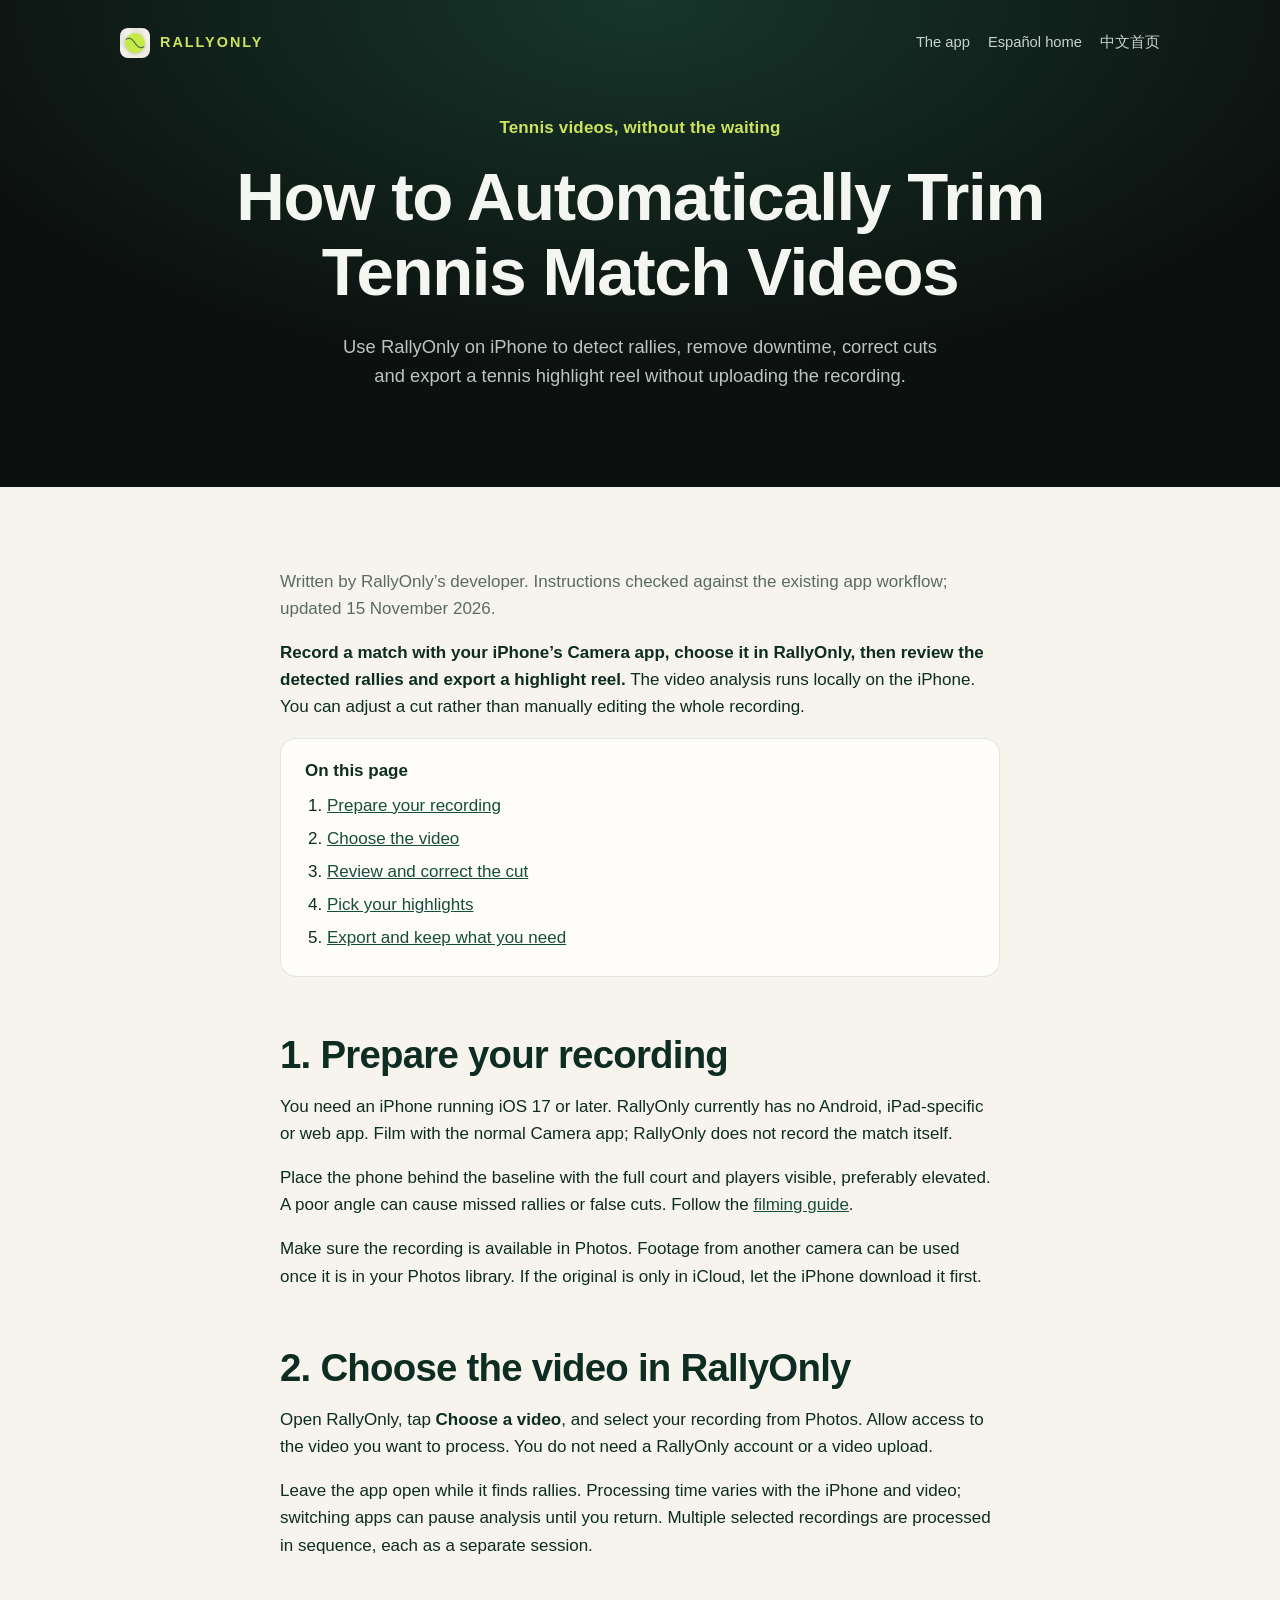
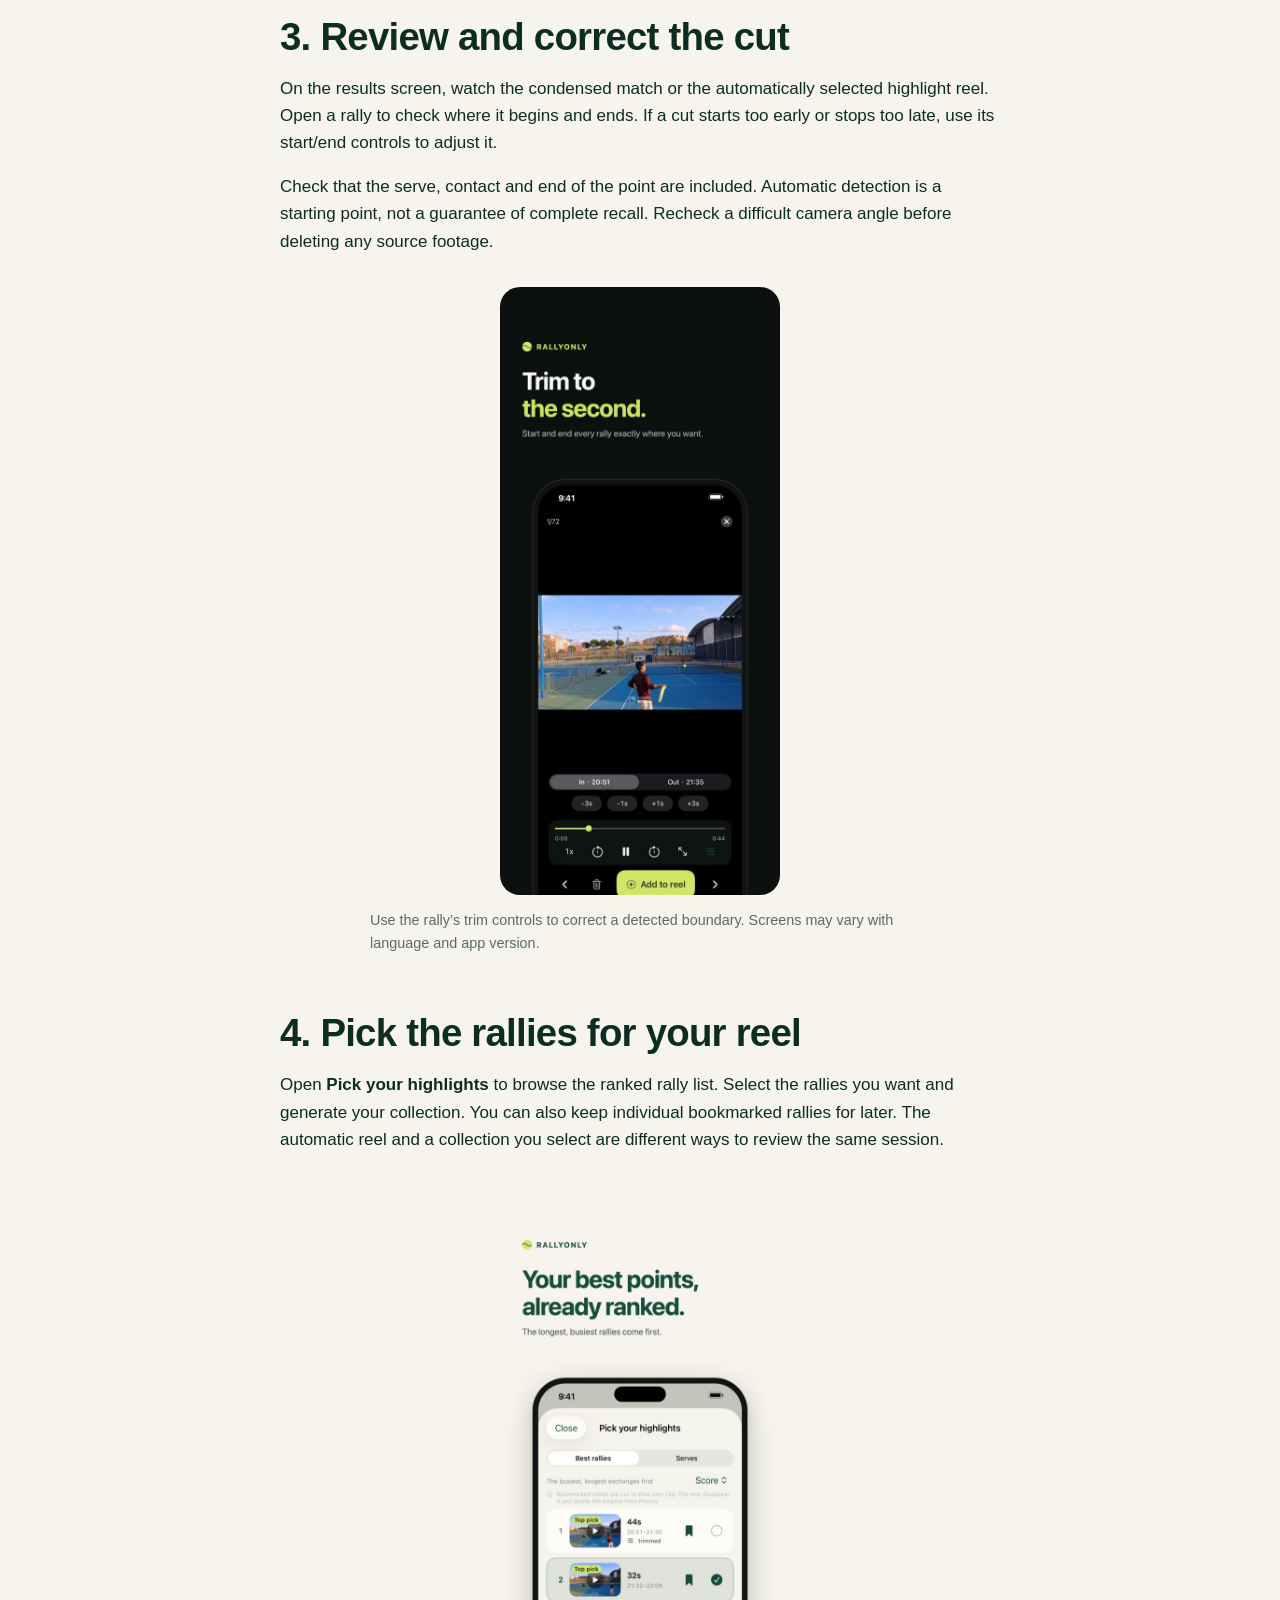
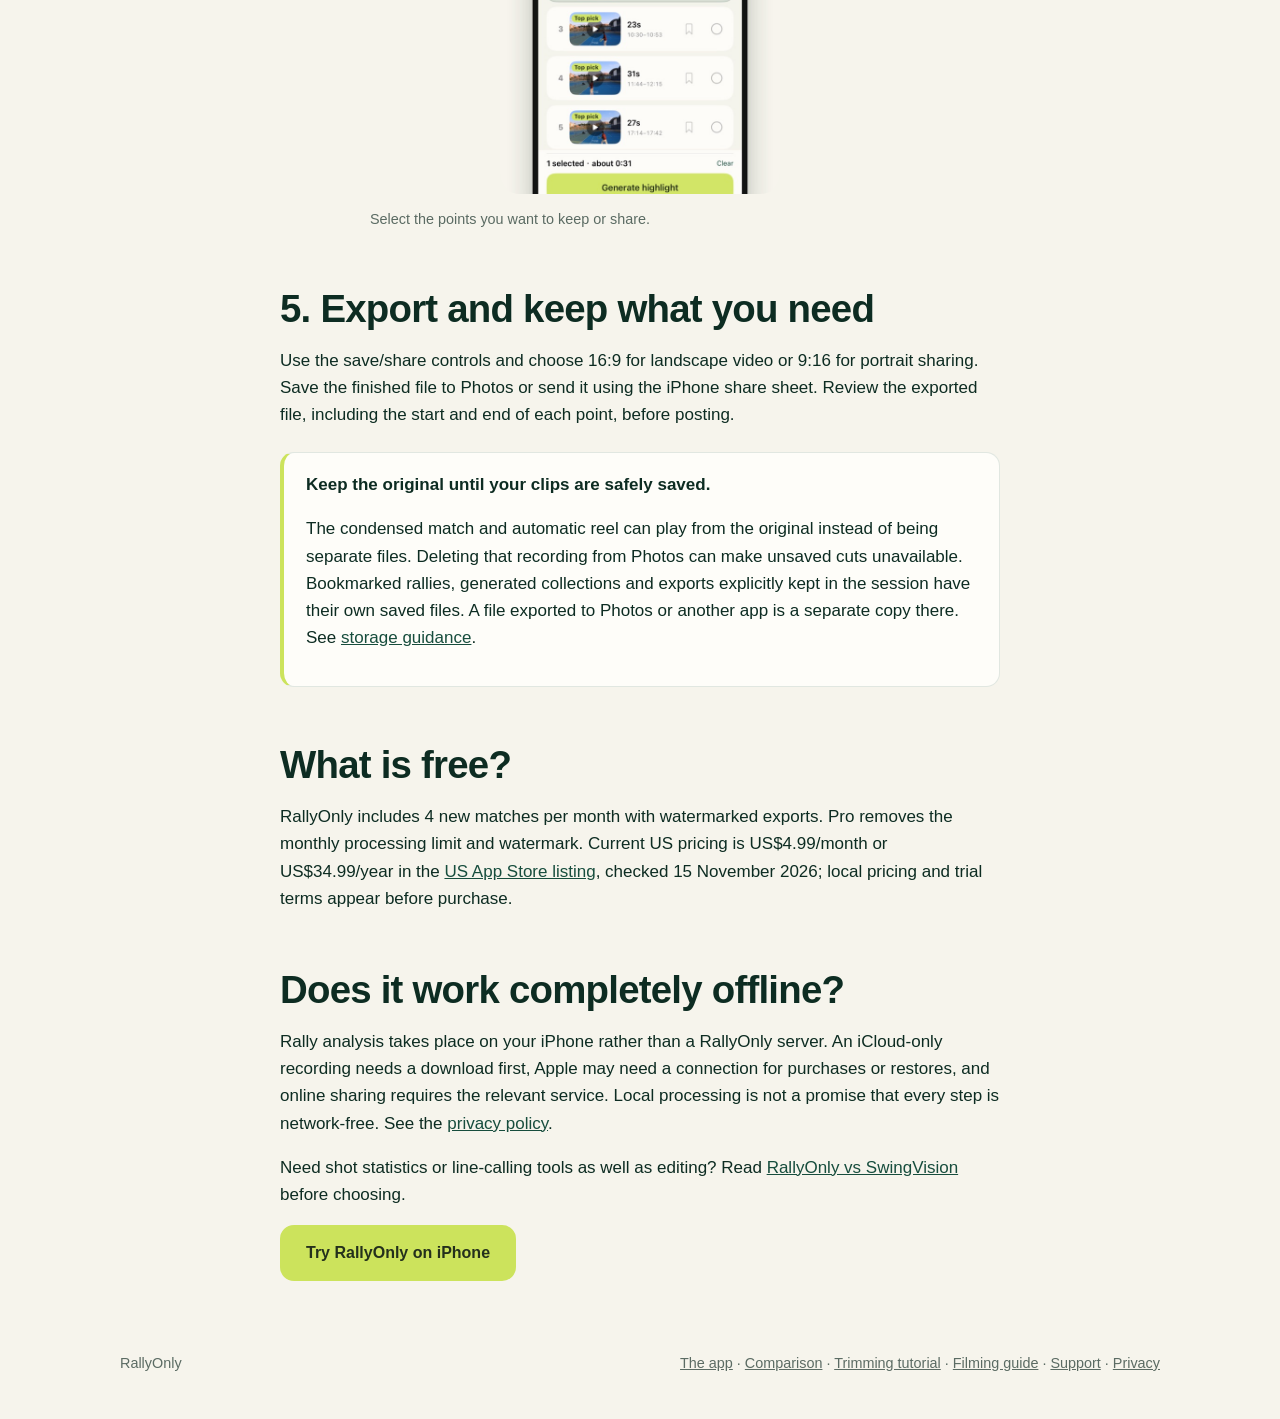
<file: how-to-automatically-trim-tennis-match-videos.html>
<!doctype html>
<html lang="en"><head><meta charset="utf-8">
<meta name="viewport" content="width=device-width, initial-scale=1">
<title>How to Automatically Trim Tennis Match Videos — RallyOnly</title>
<meta name="description" content="Use RallyOnly on iPhone to detect rallies, remove downtime, correct cuts and export a tennis highlight reel without uploading the recording.">
<link rel="canonical" href="https://rallyonly.app/how-to-automatically-trim-tennis-match-videos.html">
<meta name="apple-itunes-app" content="app-id=6813940884">
<meta property="og:type" content="article">
<meta property="og:title" content="How to Automatically Trim Tennis Match Videos">
<meta property="og:description" content="Use RallyOnly on iPhone to detect rallies, remove downtime, correct cuts and export a tennis highlight reel without uploading the recording.">
<meta property="og:url" content="https://rallyonly.app/how-to-automatically-trim-tennis-match-videos.html">
<meta property="og:image" content="https://rallyonly.app/img/og.jpg">
<link rel="icon" href="img/favicon-32.png" sizes="32x32">
<link rel="stylesheet" href="site.css">
<script type="application/ld+json">
{
  "@context": "https://schema.org",
  "@type": "Article",
  "headline": "How to Automatically Trim Tennis Match Videos",
  "description": "Use RallyOnly on iPhone to detect rallies, remove downtime, correct cuts and export a tennis highlight reel without uploading the recording.",
  "inLanguage": "en",
  "dateModified": "2026-11-15",
  "author": {
    "@type": "Person",
    "name": "Yuda Li"
  },
  "mainEntityOfPage": "https://rallyonly.app/how-to-automatically-trim-tennis-match-videos.html",
  "image": "https://rallyonly.app/img/og.jpg"
}
</script>
</head><body>
<a class="skip-link" href="#main">Skip to content</a>
<header class="hero page-hero"><div class="wrap">
<nav class="nav" aria-label="Main navigation"><a class="logo" href="./"><img src="img/icon-180.png" width="30" height="30" alt="">RALLYONLY</a>
<div class="nav-links"><a href="./">The app</a><a href="es/" lang="es">Español home</a><a href="zh/" lang="zh-Hans">中文首页</a></div></nav>
<div class="hero-copy"><p class="tagline">Tennis videos, without the waiting</p><h1>How to Automatically Trim Tennis Match Videos</h1>
<p class="sub">Use RallyOnly on iPhone to detect rallies, remove downtime, correct cuts and export a tennis highlight reel without uploading the recording.</p></div></div></header>
<main id="main"><article>

<p class="muted">Written by RallyOnly’s developer. Instructions checked against the existing app workflow; updated <time datetime="2026-11-15">15 November 2026</time>.</p>
<p><strong>Record a match with your iPhone’s Camera app, choose it in RallyOnly, then review the detected rallies and export a highlight reel.</strong> The video analysis runs locally on the iPhone. You can adjust a cut rather than manually editing the whole recording.</p>
<div class="toc"><strong>On this page</strong><ol><li><a href="#prepare">Prepare your recording</a></li><li><a href="#import">Choose the video</a></li><li><a href="#review">Review and correct the cut</a></li><li><a href="#reel">Pick your highlights</a></li><li><a href="#export">Export and keep what you need</a></li></ol></div>
<h2 id="prepare">1. Prepare your recording</h2>
<p>You need an iPhone running iOS 17 or later. RallyOnly currently has no Android, iPad-specific or web app. Film with the normal Camera app; RallyOnly does not record the match itself.</p>
<p>Place the phone behind the baseline with the full court and players visible, preferably elevated. A poor angle can cause missed rallies or false cuts. Follow the <a href="how-to-film-tennis-match-iphone.html">filming guide</a>.</p>
<p>Make sure the recording is available in Photos. Footage from another camera can be used once it is in your Photos library. If the original is only in iCloud, let the iPhone download it first.</p>
<h2 id="import">2. Choose the video in RallyOnly</h2>
<p>Open RallyOnly, tap <strong>Choose a video</strong>, and select your recording from Photos. Allow access to the video you want to process. You do not need a RallyOnly account or a video upload.</p>
<p>Leave the app open while it finds rallies. Processing time varies with the iPhone and video; switching apps can pause analysis until you return. Multiple selected recordings are processed in sequence, each as a separate session.</p>
<h2 id="review">3. Review and correct the cut</h2>
<p>On the results screen, watch the condensed match or the automatically selected highlight reel. Open a rally to check where it begins and ends. If a cut starts too early or stops too late, use its start/end controls to adjust it.</p>
<p>Check that the serve, contact and end of the point are included. Automatic detection is a starting point, not a guarantee of complete recall. Recheck a difficult camera angle before deleting any source footage.</p>
<figure class="article-figure"><img src="img/3-trim.jpg" width="600" height="1305" loading="lazy" alt="Real RallyOnly screen showing start and end controls for a detected rally"><figcaption>Use the rally’s trim controls to correct a detected boundary. Screens may vary with language and app version.</figcaption></figure>
<h2 id="reel">4. Pick the rallies for your reel</h2>
<p>Open <strong>Pick your highlights</strong> to browse the ranked rally list. Select the rallies you want and generate your collection. You can also keep individual bookmarked rallies for later. The automatic reel and a collection you select are different ways to review the same session.</p>
<figure class="article-figure"><img src="img/2-picker.jpg" width="600" height="1305" loading="lazy" alt="Real RallyOnly rally picker with thumbnails and selection controls"><figcaption>Select the points you want to keep or share.</figcaption></figure>
<h2 id="export">5. Export and keep what you need</h2>
<p>Use the save/share controls and choose 16:9 for landscape video or 9:16 for portrait sharing. Save the finished file to Photos or send it using the iPhone share sheet. Review the exported file, including the start and end of each point, before posting.</p>
<div class="callout"><strong>Keep the original until your clips are safely saved.</strong><p>The condensed match and automatic reel can play from the original instead of being separate files. Deleting that recording from Photos can make unsaved cuts unavailable. Bookmarked rallies, generated collections and exports explicitly kept in the session have their own saved files. A file exported to Photos or another app is a separate copy there. See <a href="support.html">storage guidance</a>.</p></div>
<h2>What is free?</h2>
<p>RallyOnly includes 4 new matches per month with watermarked exports. Pro removes the monthly processing limit and watermark. Current US pricing is US$4.99/month or US$34.99/year in the <a href="https://apps.apple.com/us/app/rallyonly-tennis-highlights/id6813940884">US App Store listing</a>, checked <time datetime="2026-11-15">15 November 2026</time>; local pricing and trial terms appear before purchase.</p>
<h2>Does it work completely offline?</h2>
<p>Rally analysis takes place on your iPhone rather than a RallyOnly server. An iCloud-only recording needs a download first, Apple may need a connection for purchases or restores, and online sharing requires the relevant service. Local processing is not a promise that every step is network-free. See the <a href="privacy.html">privacy policy</a>.</p>
<p>Need shot statistics or line-calling tools as well as editing? Read <a href="rallyonly-vs-swingvision.html">RallyOnly vs SwingVision</a> before choosing.</p>
<p><a class="btn btn-primary" href="https://apps.apple.com/app/apple-store/id6813940884?pt=129483854&amp;ct=web_trim_guide&amp;mt=8">Try RallyOnly on iPhone</a></p>
</article></main>
<footer><div class="wrap"><span>RallyOnly</span><span><a href="./">The app</a> · <a href="rallyonly-vs-swingvision.html">Comparison</a> · <a href="how-to-automatically-trim-tennis-match-videos.html">Trimming tutorial</a> · <a href="how-to-film-tennis-match-iphone.html">Filming guide</a> · <a href="support.html">Support</a> · <a href="privacy.html">Privacy</a></span></div></footer>
</body></html>
</file>
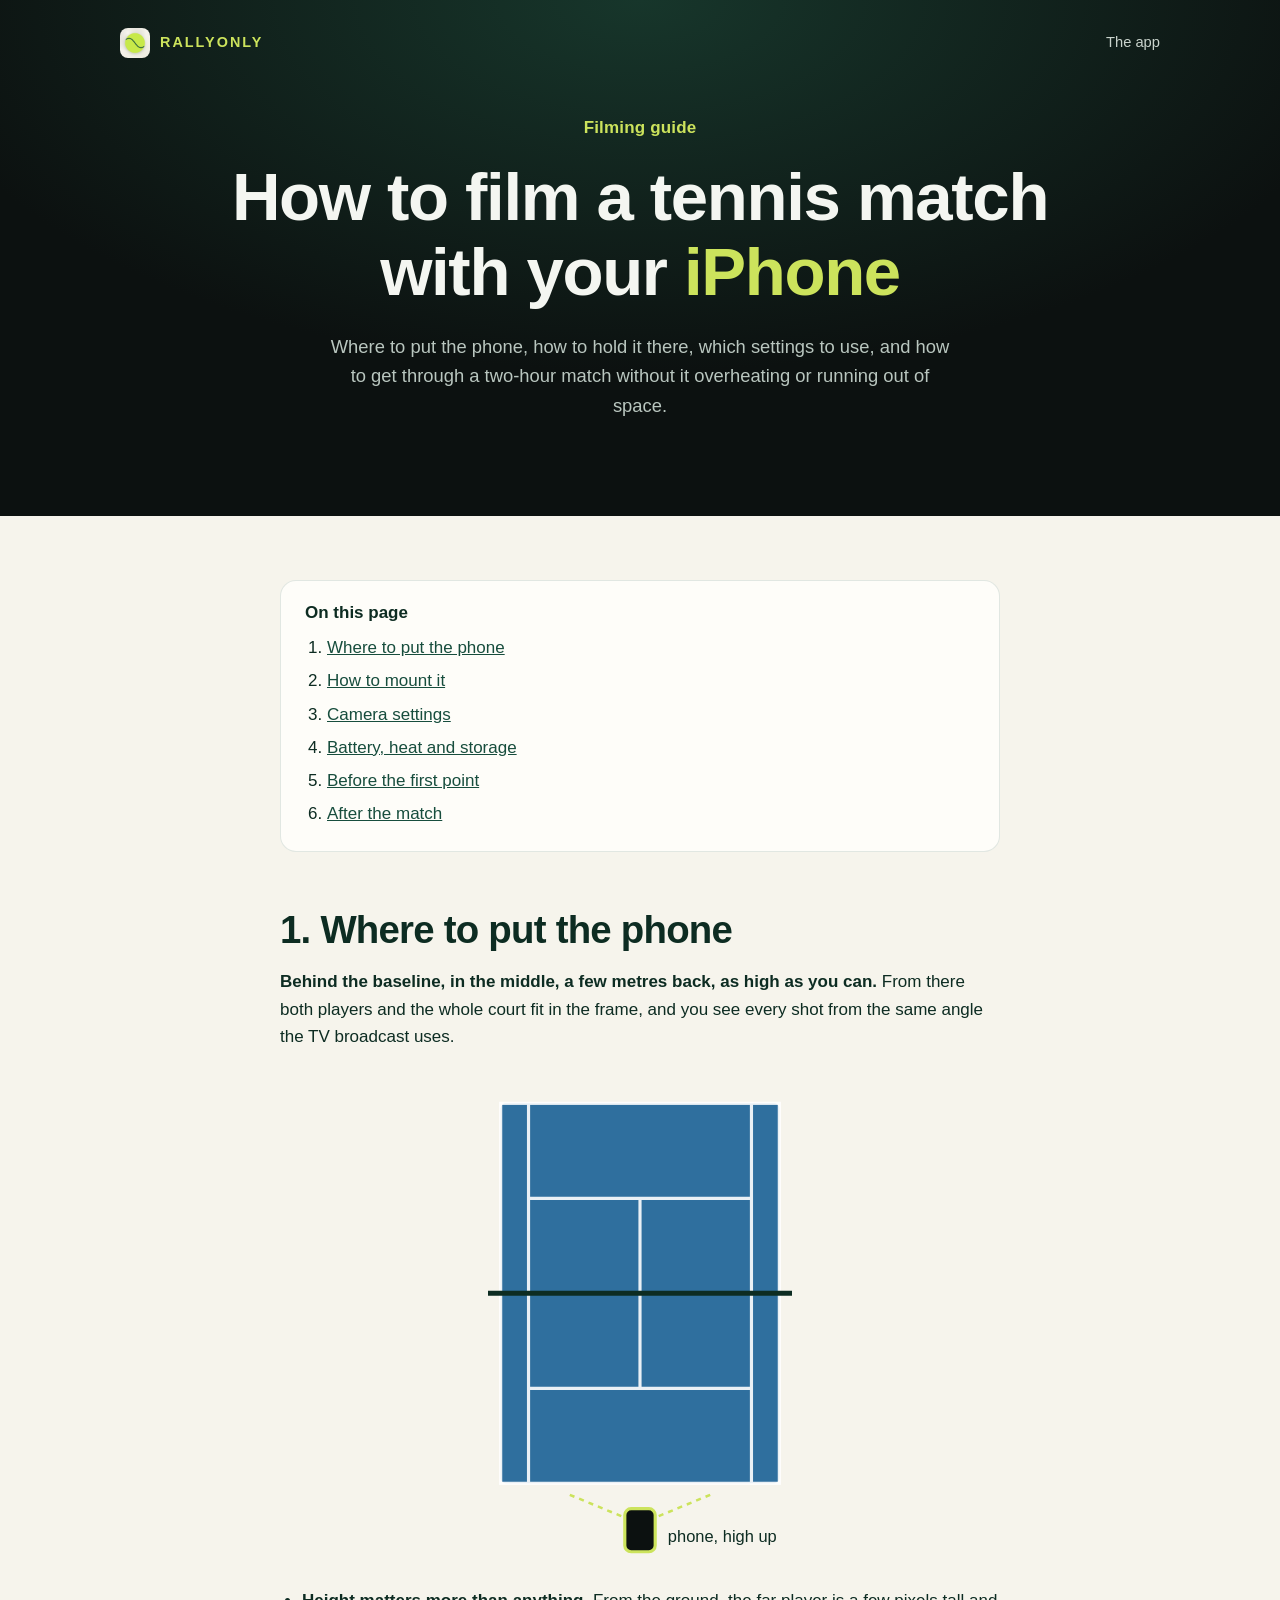
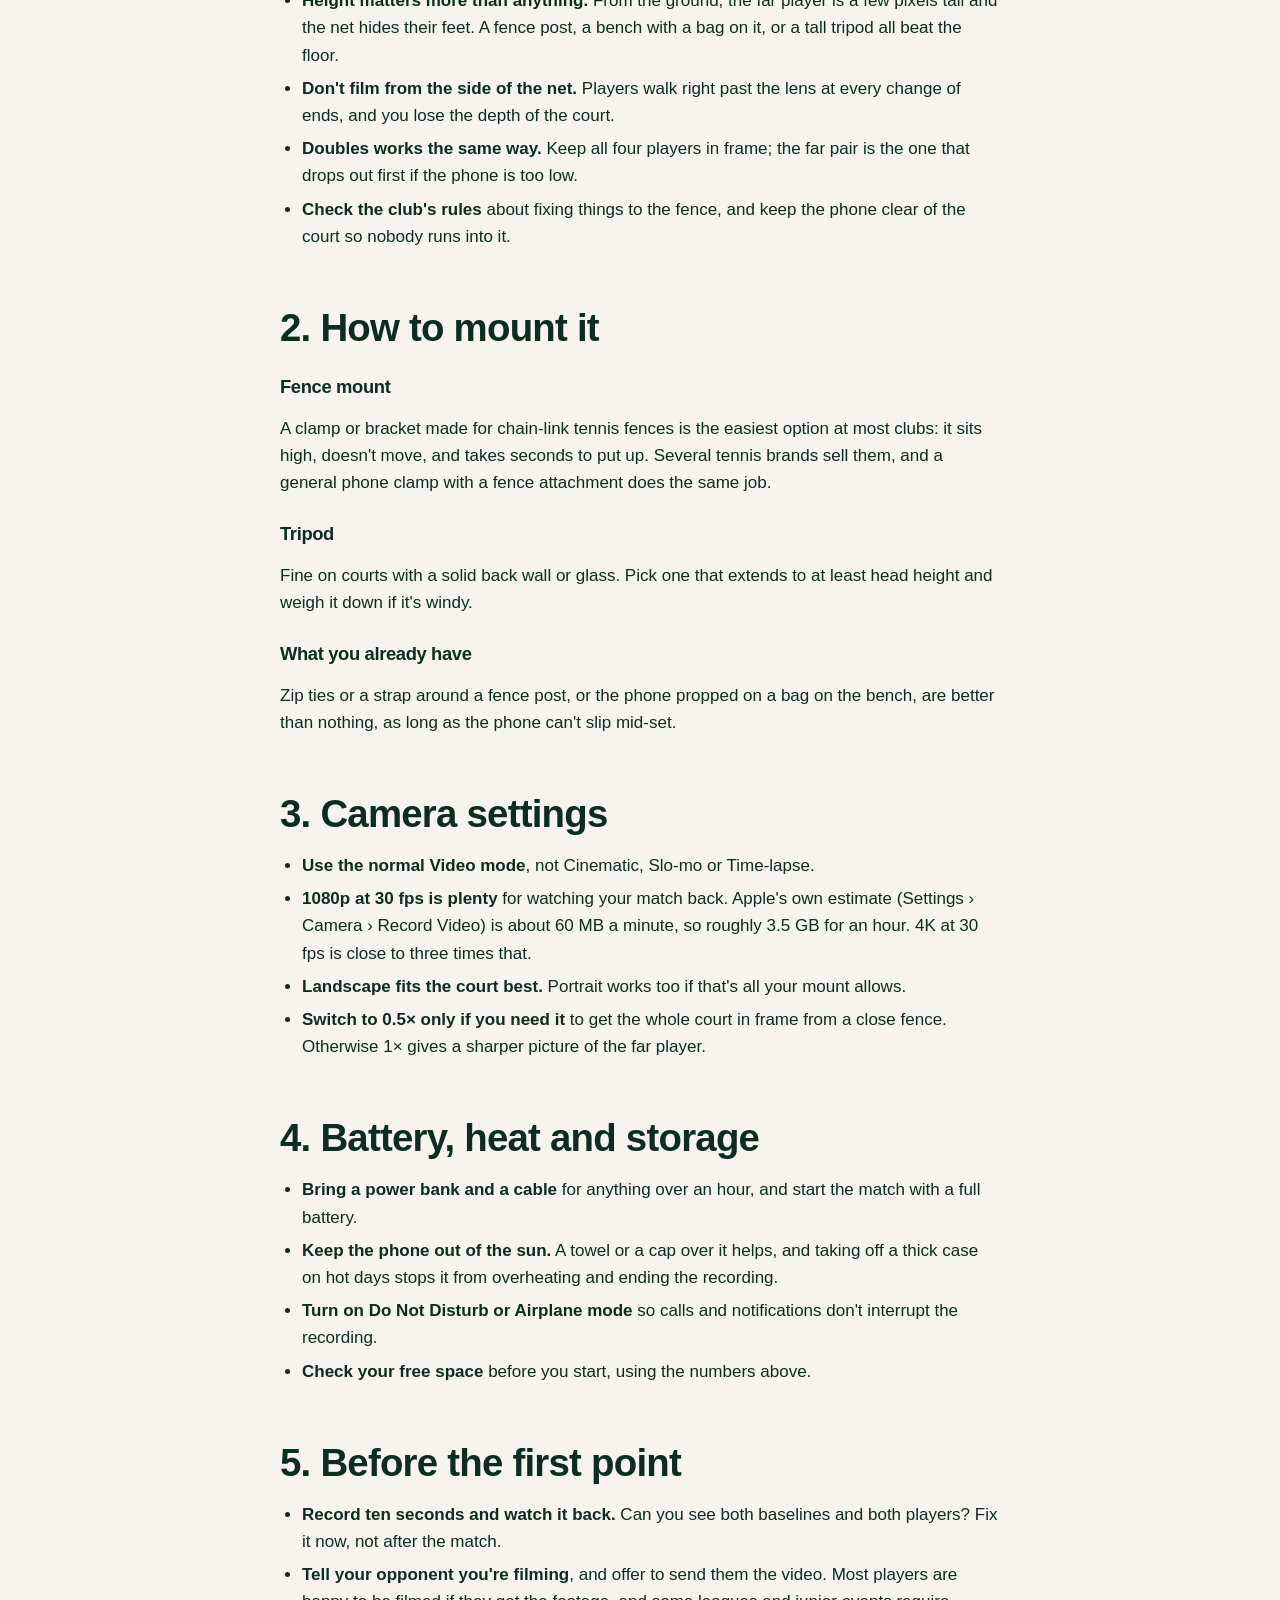
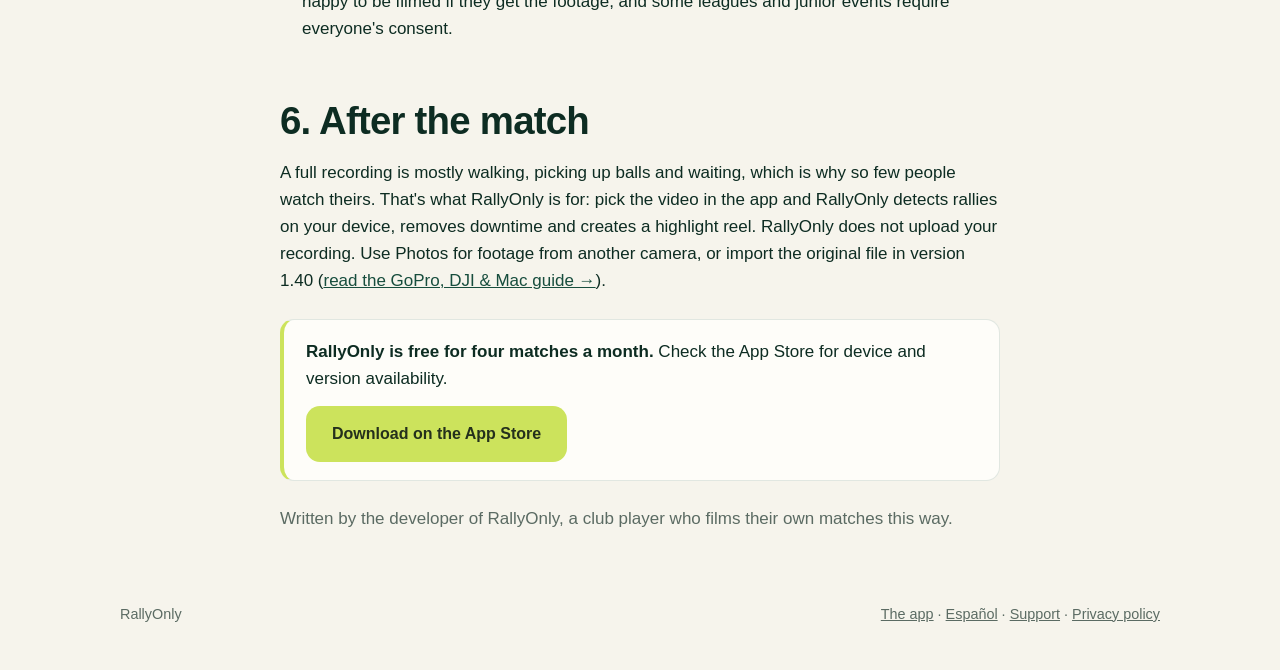
<file: how-to-film-tennis-match-iphone.html>
<!doctype html>
<html lang="en"><head><meta charset="utf-8">
<meta name="viewport" content="width=device-width, initial-scale=1">
<title>How to Film a Tennis Match With Your iPhone — RallyOnly</title>
<meta name="description" content="Where to put the phone, how to mount it, which camera settings to use, and how to keep it from overheating or running out of space when you film your tennis match on an iPhone.">
<link rel="canonical" href="https://rallyonly.app/how-to-film-tennis-match-iphone.html">
<meta name="apple-itunes-app" content="app-id=6813940884">
<meta name="theme-color" content="#0c1110">
<meta property="og:type" content="article">
<meta property="og:title" content="How to film a tennis match with your iPhone">
<meta property="og:description" content="Placement, mounts, settings, battery and heat: a practical guide for recording your own matches.">
<meta property="og:url" content="https://rallyonly.app/how-to-film-tennis-match-iphone.html">
<meta property="og:image" content="https://rallyonly.app/img/og.jpg">
<meta name="twitter:card" content="summary_large_image">
<link rel="icon" href="img/favicon-32.png" sizes="32x32">
<link rel="apple-touch-icon" href="img/icon-180.png">
<link rel="stylesheet" href="site.css">
<script type="application/ld+json">
{"@context":"https://schema.org","@type":"Article","headline":"How to film a tennis match with your iPhone",
 "description":"Where to put the phone, how to mount it, which camera settings to use, and how to keep it from overheating or running out of space.",
 "datePublished":"2026-10-25","dateModified":"2026-10-25","inLanguage":"en",
 "author":{"@type":"Person","name":"Yuda Li"},
 "publisher":{"@type":"Organization","name":"RallyOnly","logo":{"@type":"ImageObject","url":"https://rallyonly.app/img/icon-180.png"}},
 "image":"https://rallyonly.app/img/og.jpg",
 "mainEntityOfPage":"https://rallyonly.app/how-to-film-tennis-match-iphone.html"}
</script>
<script type="application/ld+json">
{"@context":"https://schema.org","@type":"FAQPage","mainEntity":[
 {"@type":"Question","name":"Where should I put my phone to film a tennis match?","acceptedAnswer":{"@type":"Answer","text":"Behind the baseline, in the middle, a few metres back and as high as you can, so both players and the whole court are in frame. Avoid the side of the net, where players walk past the lens."}},
 {"@type":"Question","name":"What camera settings should I use?","acceptedAnswer":{"@type":"Answer","text":"The normal Video mode at 1080p and 30 fps is plenty for watching your match back. Apple estimates about 60 MB a minute at that setting, so roughly 3.5 GB for an hour."}},
 {"@type":"Question","name":"How do I stop my iPhone overheating while filming?","acceptedAnswer":{"@type":"Answer","text":"Keep it in the shade (a towel or cap over it works), take off a thick case on hot days, and put it in Do Not Disturb or Airplane mode so calls and notifications don't interrupt the recording."}}
]}
</script>
</head>
<body>

<header class="hero page-hero">
  <div class="wrap">
    <nav class="nav">
      <a class="logo" href="./"><img src="img/icon-180.png" alt="" width="30" height="30">RALLYONLY</a>
      <div class="nav-links"><a href="./">The app</a></div>
    </nav>
    <div class="hero-copy">
      <p class="tagline">Filming guide</p>
      <h1>How to film a tennis match with your <em>iPhone</em></h1>
      <p class="sub">Where to put the phone, how to hold it there, which settings to use, and how to
        get through a two-hour match without it overheating or running out of space.</p>
    </div>
  </div>
</header>

<main><article>
  <div class="toc"><strong>On this page</strong>
    <ol>
      <li><a href="#where">Where to put the phone</a></li>
      <li><a href="#mount">How to mount it</a></li>
      <li><a href="#settings">Camera settings</a></li>
      <li><a href="#battery">Battery, heat and storage</a></li>
      <li><a href="#before">Before the first point</a></li>
      <li><a href="#after">After the match</a></li>
    </ol>
  </div>

  <h2 id="where">1. Where to put the phone</h2>
  <p><strong>Behind the baseline, in the middle, a few metres back, as high as you can.</strong> From
    there both players and the whole court fit in the frame, and you see every shot from the same angle
    the TV broadcast uses.</p>
  <svg class="court" viewBox="0 0 300 380" role="img" aria-label="Top view of a tennis court with the phone placed behind the near baseline, in the middle" style="margin:28px auto">
    <rect x="40" y="20" width="220" height="300" rx="4" fill="#2f6f9e"/>
    <g fill="none" stroke="#fff" stroke-width="2.5" opacity=".9">
      <rect x="40" y="20" width="220" height="300"/>
      <line x1="62" y1="20" x2="62" y2="320"/><line x1="238" y1="20" x2="238" y2="320"/>
      <line x1="62" y1="95" x2="238" y2="95"/><line x1="62" y1="245" x2="238" y2="245"/>
      <line x1="150" y1="95" x2="150" y2="245"/>
    </g>
    <line x1="30" y1="170" x2="270" y2="170" stroke="#0d2c22" stroke-width="4"/>
    <path d="M150 352 L92 328 M150 352 L208 328" stroke="#cce35c" stroke-width="2" stroke-dasharray="4 4"/>
    <rect x="138" y="340" width="24" height="34" rx="5" fill="#0c1110" stroke="#cce35c" stroke-width="2.5"/>
    <text x="172" y="366" font-size="13" fill="currentColor" font-family="-apple-system,sans-serif">phone, high up</text>
  </svg>
  <ul>
    <li><strong>Height matters more than anything.</strong> From the ground, the far player is a few
      pixels tall and the net hides their feet. A fence post, a bench with a bag on it, or a tall tripod
      all beat the floor.</li>
    <li><strong>Don't film from the side of the net.</strong> Players walk right past the lens at every
      change of ends, and you lose the depth of the court.</li>
    <li><strong>Doubles works the same way.</strong> Keep all four players in frame; the far pair is the
      one that drops out first if the phone is too low.</li>
    <li><strong>Check the club's rules</strong> about fixing things to the fence, and keep the phone
      clear of the court so nobody runs into it.</li>
  </ul>

  <h2 id="mount">2. How to mount it</h2>
  <h3>Fence mount</h3>
  <p>A clamp or bracket made for chain-link tennis fences is the easiest option at most clubs: it sits
    high, doesn't move, and takes seconds to put up. Several tennis brands sell them, and a general
    phone clamp with a fence attachment does the same job.</p>
  <h3>Tripod</h3>
  <p>Fine on courts with a solid back wall or glass. Pick one that extends to at least head height and
    weigh it down if it's windy.</p>
  <h3>What you already have</h3>
  <p>Zip ties or a strap around a fence post, or the phone propped on a bag on the bench, are better
    than nothing, as long as the phone can't slip mid-set.</p>

  <h2 id="settings">3. Camera settings</h2>
  <ul>
    <li><strong>Use the normal Video mode</strong>, not Cinematic, Slo-mo or Time-lapse.</li>
    <li><strong>1080p at 30 fps is plenty</strong> for watching your match back. Apple's own estimate
      (Settings › Camera › Record Video) is about 60 MB a minute, so roughly 3.5 GB for an hour. 4K at
      30 fps is close to three times that.</li>
    <li><strong>Landscape fits the court best.</strong> Portrait works too if that's all your mount allows.</li>
    <li><strong>Switch to 0.5× only if you need it</strong> to get the whole court in frame from a close
      fence. Otherwise 1× gives a sharper picture of the far player.</li>
  </ul>

  <h2 id="battery">4. Battery, heat and storage</h2>
  <ul>
    <li><strong>Bring a power bank and a cable</strong> for anything over an hour, and start the match
      with a full battery.</li>
    <li><strong>Keep the phone out of the sun.</strong> A towel or a cap over it helps, and taking off a
      thick case on hot days stops it from overheating and ending the recording.</li>
    <li><strong>Turn on Do Not Disturb or Airplane mode</strong> so calls and notifications don't
      interrupt the recording.</li>
    <li><strong>Check your free space</strong> before you start, using the numbers above.</li>
  </ul>

  <h2 id="before">5. Before the first point</h2>
  <ul>
    <li><strong>Record ten seconds and watch it back.</strong> Can you see both baselines and both
      players? Fix it now, not after the match.</li>
    <li><strong>Tell your opponent you're filming</strong>, and offer to send them the video. Most
      players are happy to be filmed if they get the footage, and some leagues and junior events
      require everyone's consent.</li>
  </ul>

  <h2 id="after">6. After the match</h2>
  <p>A full recording is mostly walking, picking up balls and waiting, which is why so few people
    watch theirs. That's what RallyOnly is for: pick the video in the app and RallyOnly detects rallies
    on your device, removes downtime and creates a highlight reel.
    RallyOnly does not upload your recording. Use Photos for footage from another camera, or import the original file in version 1.40 (<a href="gopro-mac-tennis-highlights.html">read the GoPro, DJI &amp; Mac guide →</a>).</p>
  <div class="callout">
    <strong>RallyOnly is free for four matches a month.</strong> Check the App Store for device and version availability.
    <p style="margin:14px 0 0"><a class="btn btn-primary" href="https://apps.apple.com/app/apple-store/id6813940884?pt=129483854&amp;ct=web_filming&amp;mt=8">Download on the App Store</a></p>
  </div>
  <p class="muted">Written by the developer of RallyOnly, a club player who films their own matches this way.</p>
</article></main>

<footer><div class="wrap">
  <span>RallyOnly</span>
  <span><a href="./">The app</a> · <a href="es/">Español</a> · <a href="support.html">Support</a> · <a href="privacy.html">Privacy policy</a></span>
</div></footer>
</body></html>
</file>
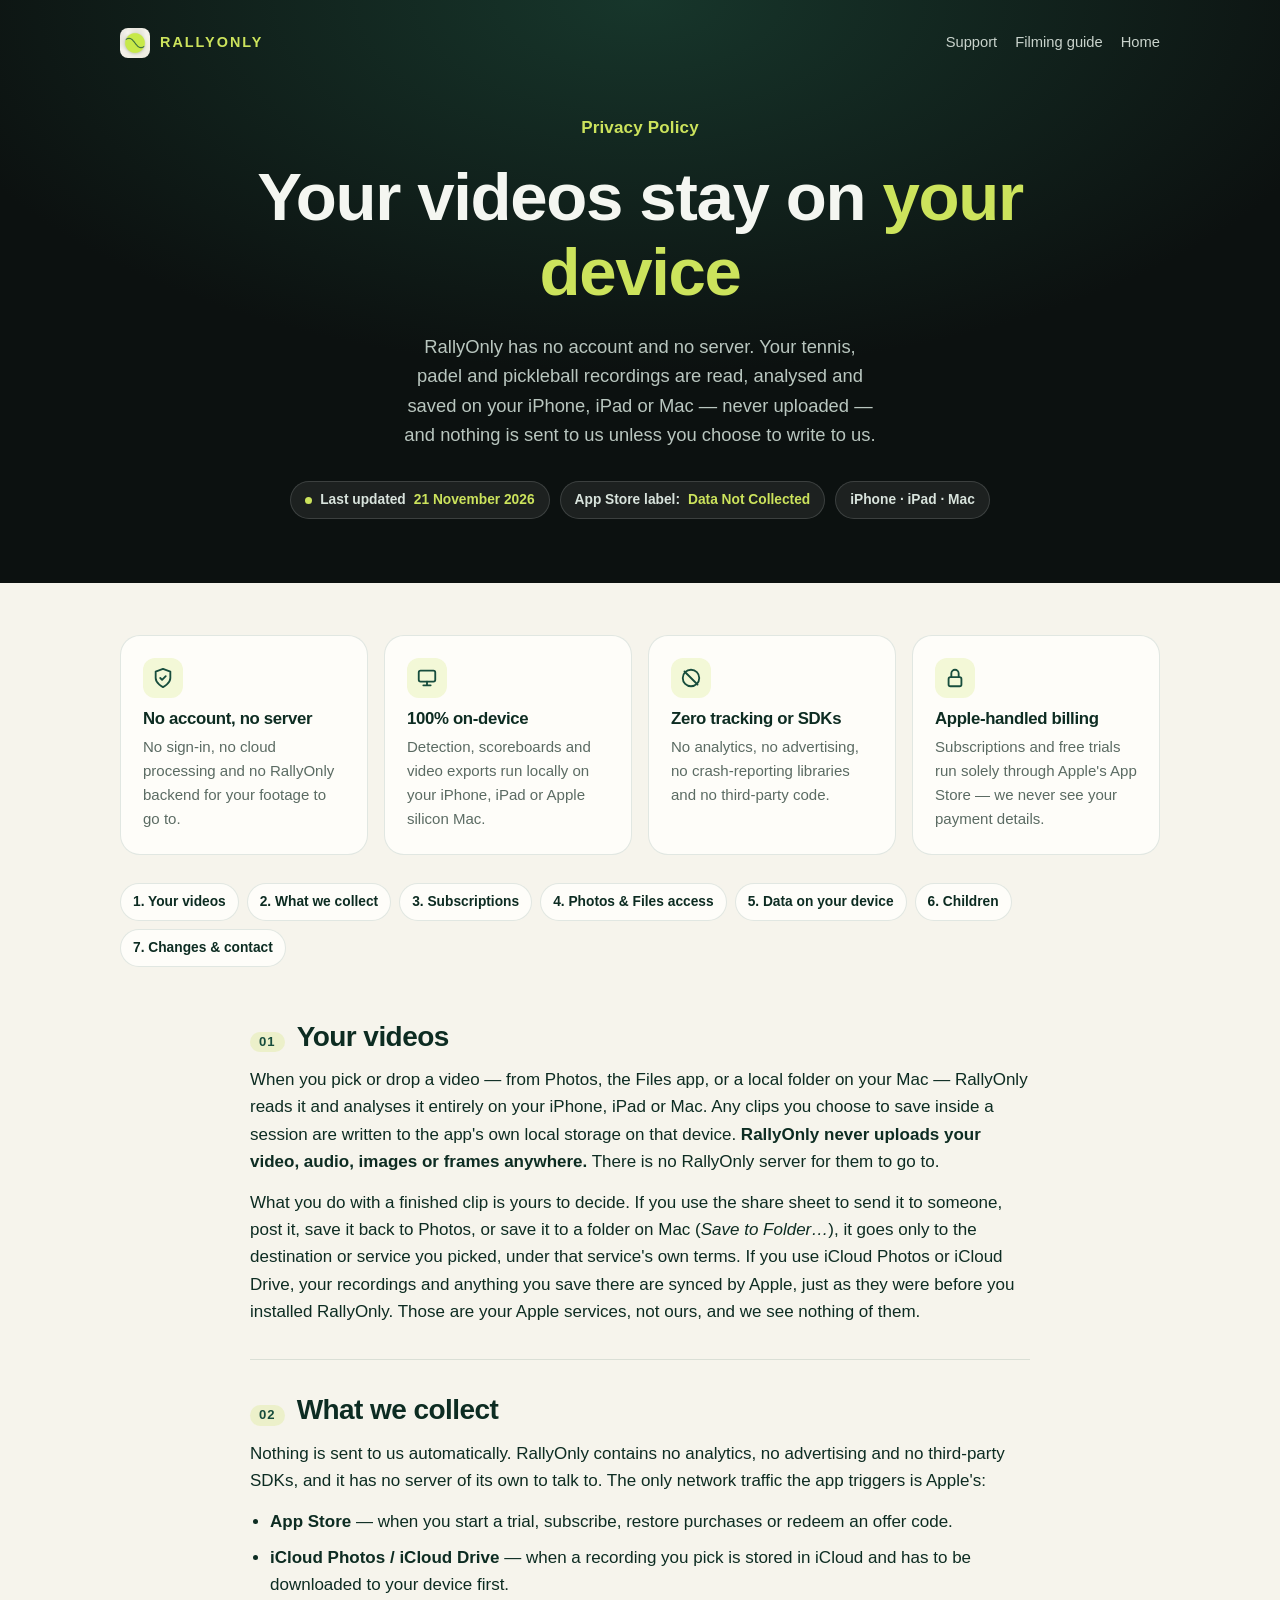
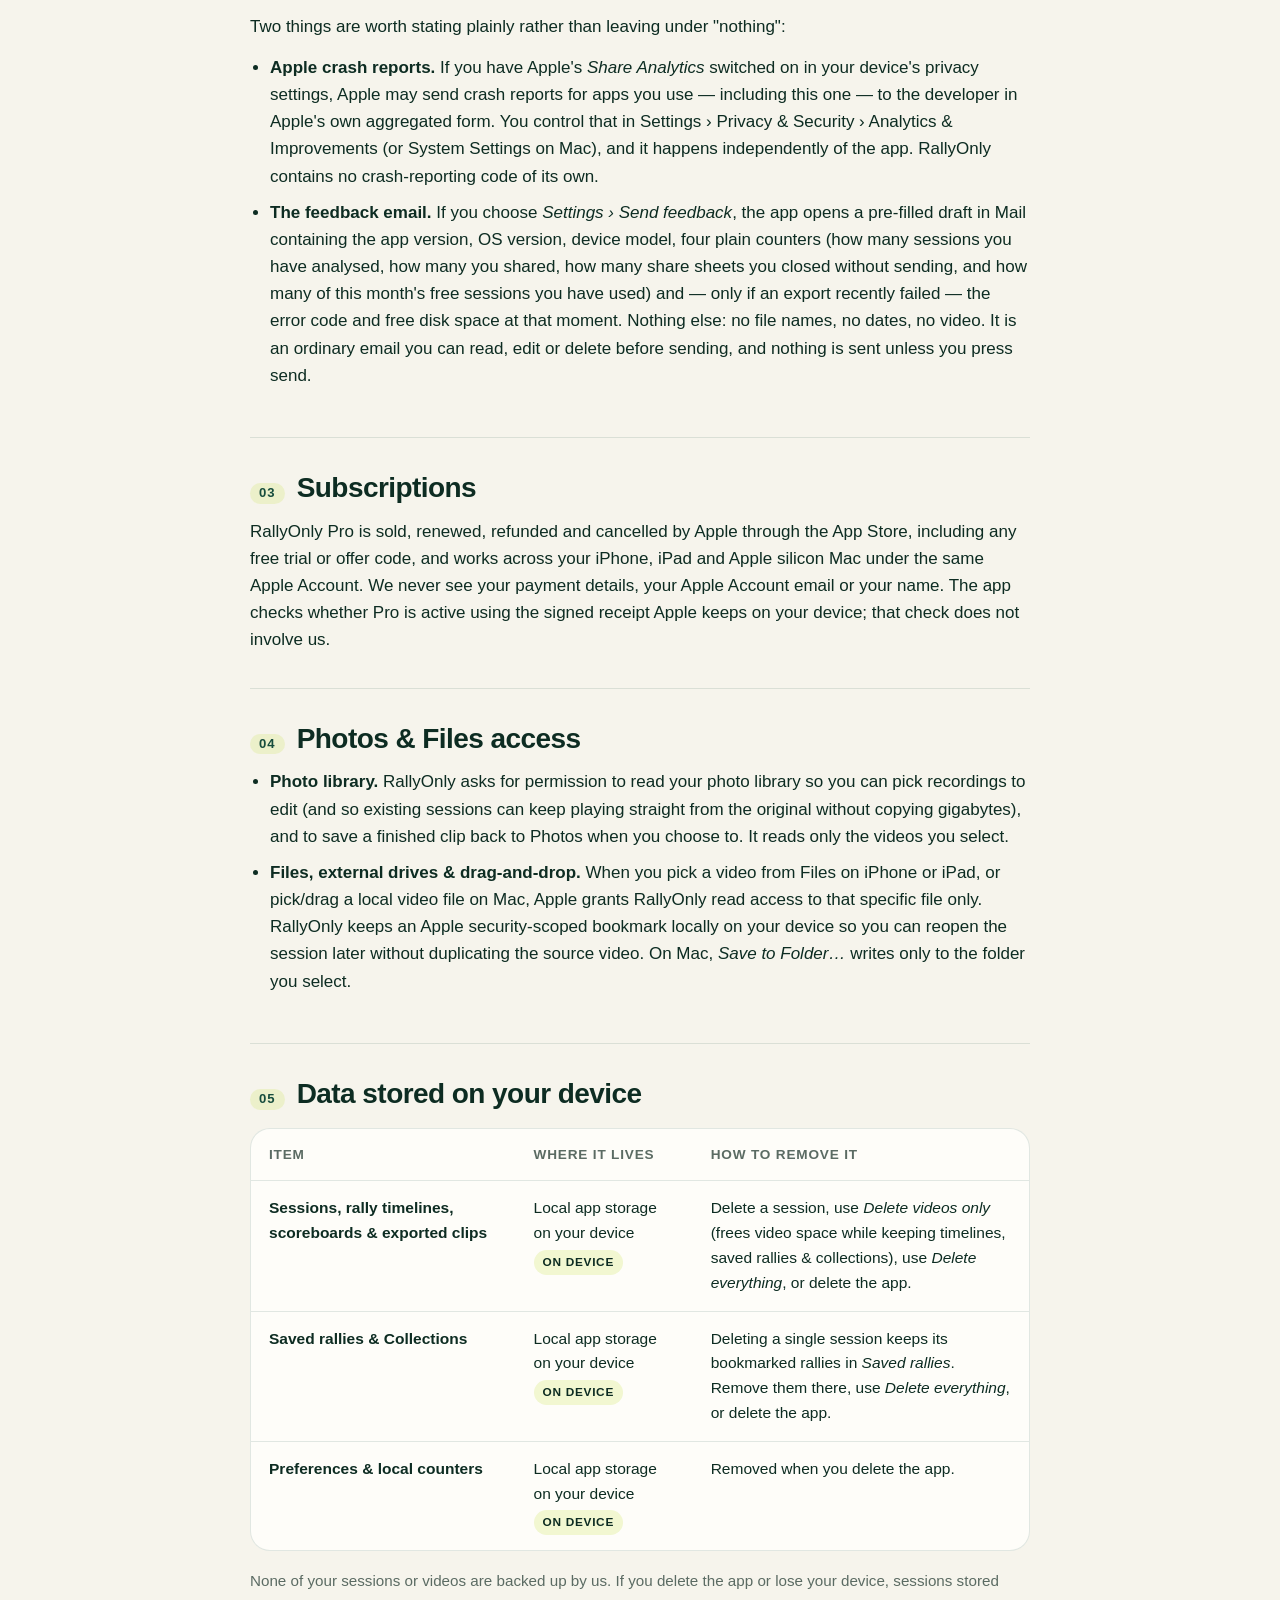
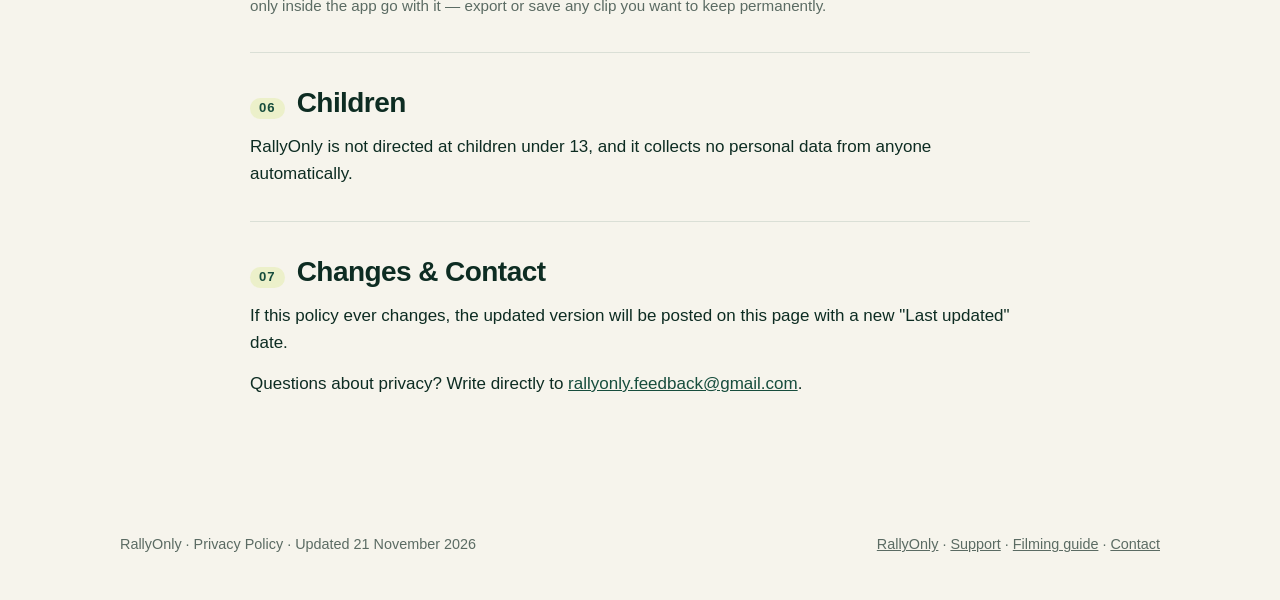
<file: privacy.html>
<!doctype html>
<html lang="en"><head><meta charset="utf-8">
<meta name="viewport" content="width=device-width, initial-scale=1">
<title>RallyOnly — Privacy Policy</title>
<meta name="description" content="RallyOnly has no account and no server: your tennis, padel and pickleball videos are analysed on your iPhone, iPad or Mac and never uploaded. What is stored locally, what we do not collect, and how to contact us.">
<link rel="canonical" href="https://rallyonly.app/privacy.html">
<meta name="theme-color" content="#0c1110">
<link rel="icon" href="img/favicon-32.png" sizes="32x32">
<link rel="apple-touch-icon" href="img/icon-180.png">
<link rel="stylesheet" href="site.css">
<style>
  .meta-pills { display:flex; flex-wrap:wrap; gap:10px; justify-content:center; margin-top:22px; }
  .pill { display:inline-flex; align-items:center; gap:8px; padding:7px 14px; border-radius:999px;
          background:rgba(255,255,255,.07); border:1px solid rgba(255,255,255,.14);
          color:#d8e3dc; font-size:.86rem; font-weight:600; text-decoration:none; }
  .pill strong { color:var(--lime); }
  .pill-dot { width:7px; height:7px; border-radius:50%; background:var(--lime); display:inline-block; }

  .glance { padding:52px 0 0; }
  .glance-grid { display:grid; gap:16px; grid-template-columns:repeat(auto-fit, minmax(220px, 1fr)); }
  .glance .card { padding:22px; }
  .glance .card h3 { font-size:1.05rem; margin:12px 0 6px; }
  .glance .card p { font-size:.94rem; }

  .hero .sub { text-wrap:balance; }
  .jump-bar { display:flex; flex-wrap:wrap; gap:8px; margin:28px 0 0; }
  .jump-bar a { display:inline-block; padding:7px 12px; border-radius:999px;
                background:var(--card); border:1px solid var(--line);
                color:var(--ink); text-decoration:none; font-size:.86rem; font-weight:600;
                white-space:nowrap; transition:border-color .15s, background .15s; }
  .jump-bar a:hover { border-color:var(--brand); background:rgba(204,227,92,.14); }

  .policy-wrap { max-width:820px; margin:0 auto; padding:20px 20px 72px; }
  .policy-section { padding:34px 0; border-bottom:1px solid var(--line); scroll-margin-top:24px; }
  .policy-section:last-of-type { border-bottom:0; }
  .policy-section h2 { font-size:clamp(1.35rem, 2.4vw, 1.75rem); margin:0 0 14px;
                       display:flex; align-items:baseline; gap:12px; }
  .sec-num { font-size:.82rem; font-weight:800; letter-spacing:.08em; color:var(--brand);
             background:rgba(204,227,92,.24); padding:3px 9px; border-radius:999px; flex:none; }
  .policy-section p { margin:0 0 14px; color:var(--ink); }
  .policy-section p:last-child { margin-bottom:0; }
  .policy-section ul { margin:12px 0 14px; padding-left:20px; }
  .policy-section li { margin:9px 0; color:var(--ink); }
  .policy-section .muted { color:var(--muted); font-size:.95rem; }

  .summary-table { margin:18px 0 0; overflow-x:auto; }
  .summary-table td:first-child { font-weight:600; width:34%; }

  .tag-local { display:inline-block; font-size:.74rem; font-weight:700; text-transform:uppercase;
               letter-spacing:.06em; padding:3px 9px; border-radius:999px; white-space:nowrap;
               background:rgba(204,227,92,.26); color:var(--ink); margin-top:4px; }
  .nowrap { white-space:nowrap; }
  @media (prefers-color-scheme: dark) {
    .sec-num { color:var(--lime); background:rgba(204,227,92,.14); }
    .tag-local { color:var(--lime); background:rgba(204,227,92,.14); }
  }
</style>
</head>
<body>

<header class="hero page-hero">
  <div class="wrap">
    <nav class="nav">
      <a class="logo" href="./"><img src="img/icon-180.png" alt="" width="30" height="30">RALLYONLY</a>
      <div class="nav-links">
        <a href="support.html">Support</a>
        <a class="hide-sm" href="how-to-film-tennis-match-iphone.html">Filming guide</a>
        <a href="./">Home</a>
      </div>
    </nav>
    <div class="hero-copy">
      <p class="tagline">Privacy Policy</p>
      <h1>Your videos stay on <em>your device</em></h1>
      <p class="sub">RallyOnly has no account and no server. Your tennis, padel and pickleball recordings are read, analysed and saved on your iPhone, iPad or Mac — never uploaded — and nothing is sent to us unless you choose to write to us.</p>
      <div class="meta-pills">
        <span class="pill"><span class="pill-dot"></span>Last updated <strong>21 November 2026</strong></span>
        <span class="pill">App Store label: <strong>Data Not Collected</strong></span>
        <span class="pill">iPhone · iPad · Mac</span>
      </div>
    </div>
  </div>
</header>

<main>
<section class="glance" aria-label="Privacy at a glance">
  <div class="wrap">
    <div class="glance-grid">
      <div class="card">
        <div class="icon"><svg viewBox="0 0 24 24" fill="none" stroke="currentColor" stroke-width="2" stroke-linecap="round" stroke-linejoin="round"><path d="M12 22s8-4 8-10V5l-8-3-8 3v7c0 6 8 10 8 10z"/><path d="M9 12l2 2 4-4"/></svg></div>
        <h3>No account, no server</h3>
        <p>No sign-in, no cloud processing and no RallyOnly backend for your footage to go to.</p>
      </div>
      <div class="card">
        <div class="icon"><svg viewBox="0 0 24 24" fill="none" stroke="currentColor" stroke-width="2" stroke-linecap="round" stroke-linejoin="round"><rect x="3" y="4" width="18" height="12" rx="2"/><path d="M8 20h8M12 16v4"/></svg></div>
        <h3>100% on-device</h3>
        <p>Detection, scoreboards and video exports run locally on your iPhone, iPad or Apple silicon Mac.</p>
      </div>
      <div class="card">
        <div class="icon"><svg viewBox="0 0 24 24" fill="none" stroke="currentColor" stroke-width="2" stroke-linecap="round" stroke-linejoin="round"><circle cx="12" cy="12" r="9"/><path d="M4.9 4.9l14.2 14.2"/></svg></div>
        <h3>Zero tracking or SDKs</h3>
        <p>No analytics, no advertising, no crash-reporting libraries and no third-party code.</p>
      </div>
      <div class="card">
        <div class="icon"><svg viewBox="0 0 24 24" fill="none" stroke="currentColor" stroke-width="2" stroke-linecap="round" stroke-linejoin="round"><rect x="5" y="11" width="14" height="10" rx="2"/><path d="M8 11V7a4 4 0 0 1 8 0v4"/></svg></div>
        <h3>Apple-handled billing</h3>
        <p>Subscriptions and free trials run solely through Apple's App Store — we never see your payment details.</p>
      </div>
    </div>

    <nav class="jump-bar" aria-label="Policy sections">
      <a href="#videos">1. Your videos</a>
      <a href="#collect">2. What we collect</a>
      <a href="#subscriptions">3. Subscriptions</a>
      <a href="#access">4. Photos &amp; Files access</a>
      <a href="#storage">5. Data on your device</a>
      <a href="#children">6. Children</a>
      <a href="#contact">7. Changes &amp; contact</a>
    </nav>
  </div>
</section>

<div class="policy-wrap">

  <section id="videos" class="policy-section">
    <h2><span class="sec-num">01</span> Your videos</h2>
    <p>When you pick or drop a video — from Photos, the Files app, or a local folder on your Mac — RallyOnly reads it and analyses it entirely on your iPhone, iPad or Mac. Any clips you choose to save inside a session are written to the app's own local storage on that device. <strong>RallyOnly never uploads your video, audio, images or frames anywhere.</strong> There is no RallyOnly server for them to go to.</p>
    <p>What you do with a finished clip is yours to decide. If you use the share sheet to send it to someone, post it, save it back to Photos, or save it to a folder on Mac (<em>Save to Folder…</em>), it goes only to the destination or service you picked, under that service's own terms. If you use iCloud Photos or iCloud Drive, your recordings and anything you save there are synced by Apple, just as they were before you installed RallyOnly. Those are your Apple services, not ours, and we see nothing of them.</p>
  </section>

  <section id="collect" class="policy-section">
    <h2><span class="sec-num">02</span> What we collect</h2>
    <p>Nothing is sent to us automatically. RallyOnly contains no analytics, no advertising and no third-party SDKs, and it has no server of its own to talk to. The only network traffic the app triggers is Apple's:</p>
    <ul>
      <li><strong>App Store</strong> — when you start a trial, subscribe, restore purchases or redeem an offer code.</li>
      <li><strong>iCloud Photos / iCloud Drive</strong> — when a recording you pick is stored in iCloud and has to be downloaded to your device first.</li>
    </ul>
    <p>Two things are worth stating plainly rather than leaving under "nothing":</p>
    <ul>
      <li><strong>Apple crash reports.</strong> If you have Apple's <em>Share Analytics</em> switched on in your device's privacy settings, Apple may send crash reports for apps you use — including this one — to the developer in Apple's own aggregated form. You control that in Settings &rsaquo; Privacy &amp; Security &rsaquo; Analytics &amp; Improvements (or System Settings on Mac), and it happens independently of the app. RallyOnly contains no crash-reporting code of its own.</li>
      <li><strong>The feedback email.</strong> If you choose <em>Settings &rsaquo; Send feedback</em>, the app opens a pre-filled draft in Mail containing the app version, OS version, device model, four plain counters (how many sessions you have analysed, how many you shared, how many share sheets you closed without sending, and how many of this month's free sessions you have used) and — only if an export recently failed — the error code and free disk space at that moment. Nothing else: no file names, no dates, no video. It is an ordinary email you can read, edit or delete before sending, and nothing is sent unless you press send.</li>
    </ul>
  </section>

  <section id="subscriptions" class="policy-section">
    <h2><span class="sec-num">03</span> Subscriptions</h2>
    <p>RallyOnly Pro is sold, renewed, refunded and cancelled by Apple through the App Store, including any free trial or offer code, and works across your iPhone, iPad and Apple silicon Mac under the same Apple Account. We never see your payment details, your Apple Account email or your name. The app checks whether Pro is active using the signed receipt Apple keeps on your device; that check does not involve us.</p>
  </section>

  <section id="access" class="policy-section">
    <h2><span class="sec-num">04</span> Photos &amp; Files access</h2>
    <ul>
      <li><strong>Photo library.</strong> RallyOnly asks for permission to read your photo library so you can pick recordings to edit (and so existing sessions can keep playing straight from the original without copying gigabytes), and to save a finished clip back to Photos when you choose to. It reads only the videos you select.</li>
      <li><strong>Files, external drives &amp; drag-and-drop.</strong> When you pick a video from Files on iPhone or iPad, or pick/drag a local video file on Mac, Apple grants RallyOnly read access to that specific file only. RallyOnly keeps an Apple security-scoped bookmark locally on your device so you can reopen the session later without duplicating the source video. On Mac, <em>Save to Folder…</em> writes only to the folder you select.</li>
    </ul>
  </section>

  <section id="storage" class="policy-section">
    <h2><span class="sec-num">05</span> Data stored on your device</h2>
    <div class="compare summary-table">
      <table>
        <thead><tr><th>Item</th><th>Where it lives</th><th>How to remove it</th></tr></thead>
        <tbody>
          <tr>
            <td>Sessions, rally timelines, scoreboards &amp; exported clips</td>
            <td>Local app storage on your device <span class="tag-local">On device</span></td>
            <td>Delete a session, use <em>Delete videos only</em> (frees video space while keeping timelines, saved rallies &amp; collections), use <em>Delete everything</em>, or delete the app.</td>
          </tr>
          <tr>
            <td>Saved rallies &amp; Collections</td>
            <td>Local app storage on your device <span class="tag-local">On device</span></td>
            <td>Deleting a single session keeps its bookmarked rallies in <em>Saved rallies</em>. Remove them there, use <em>Delete everything</em>, or delete the app.</td>
          </tr>
          <tr>
            <td>Preferences &amp; local counters</td>
            <td>Local app storage on your device <span class="tag-local">On device</span></td>
            <td>Removed when you delete the app.</td>
          </tr>
        </tbody>
      </table>
    </div>

    <p class="muted" style="margin-top:18px">None of your sessions or videos are backed up by us. If you delete the app or lose your device, sessions stored only inside the app go with it — export or save any clip you want to keep permanently.</p>
  </section>

  <section id="children" class="policy-section">
    <h2><span class="sec-num">06</span> Children</h2>
    <p>RallyOnly is not directed at children under 13, and it collects no personal data from anyone automatically.</p>
  </section>

  <section id="contact" class="policy-section">
    <h2><span class="sec-num">07</span> Changes &amp; Contact</h2>
    <p>If this policy ever changes, the updated version will be posted on this page with a new "Last updated" date.</p>
    <p>Questions about privacy? Write directly to <a href="mailto:rallyonly.feedback@gmail.com">rallyonly.feedback@gmail.com</a>.</p>
  </section>

</div>
</main>

<footer><div class="wrap">
  <span>RallyOnly · Privacy Policy · <span class="nowrap">Updated 21 November 2026</span></span>
  <span><a href="./">RallyOnly</a> · <a href="support.html">Support</a> · <a href="how-to-film-tennis-match-iphone.html">Filming guide</a> · <a href="mailto:rallyonly.feedback@gmail.com">Contact</a></span>
</div></footer>
</body></html>
</file>
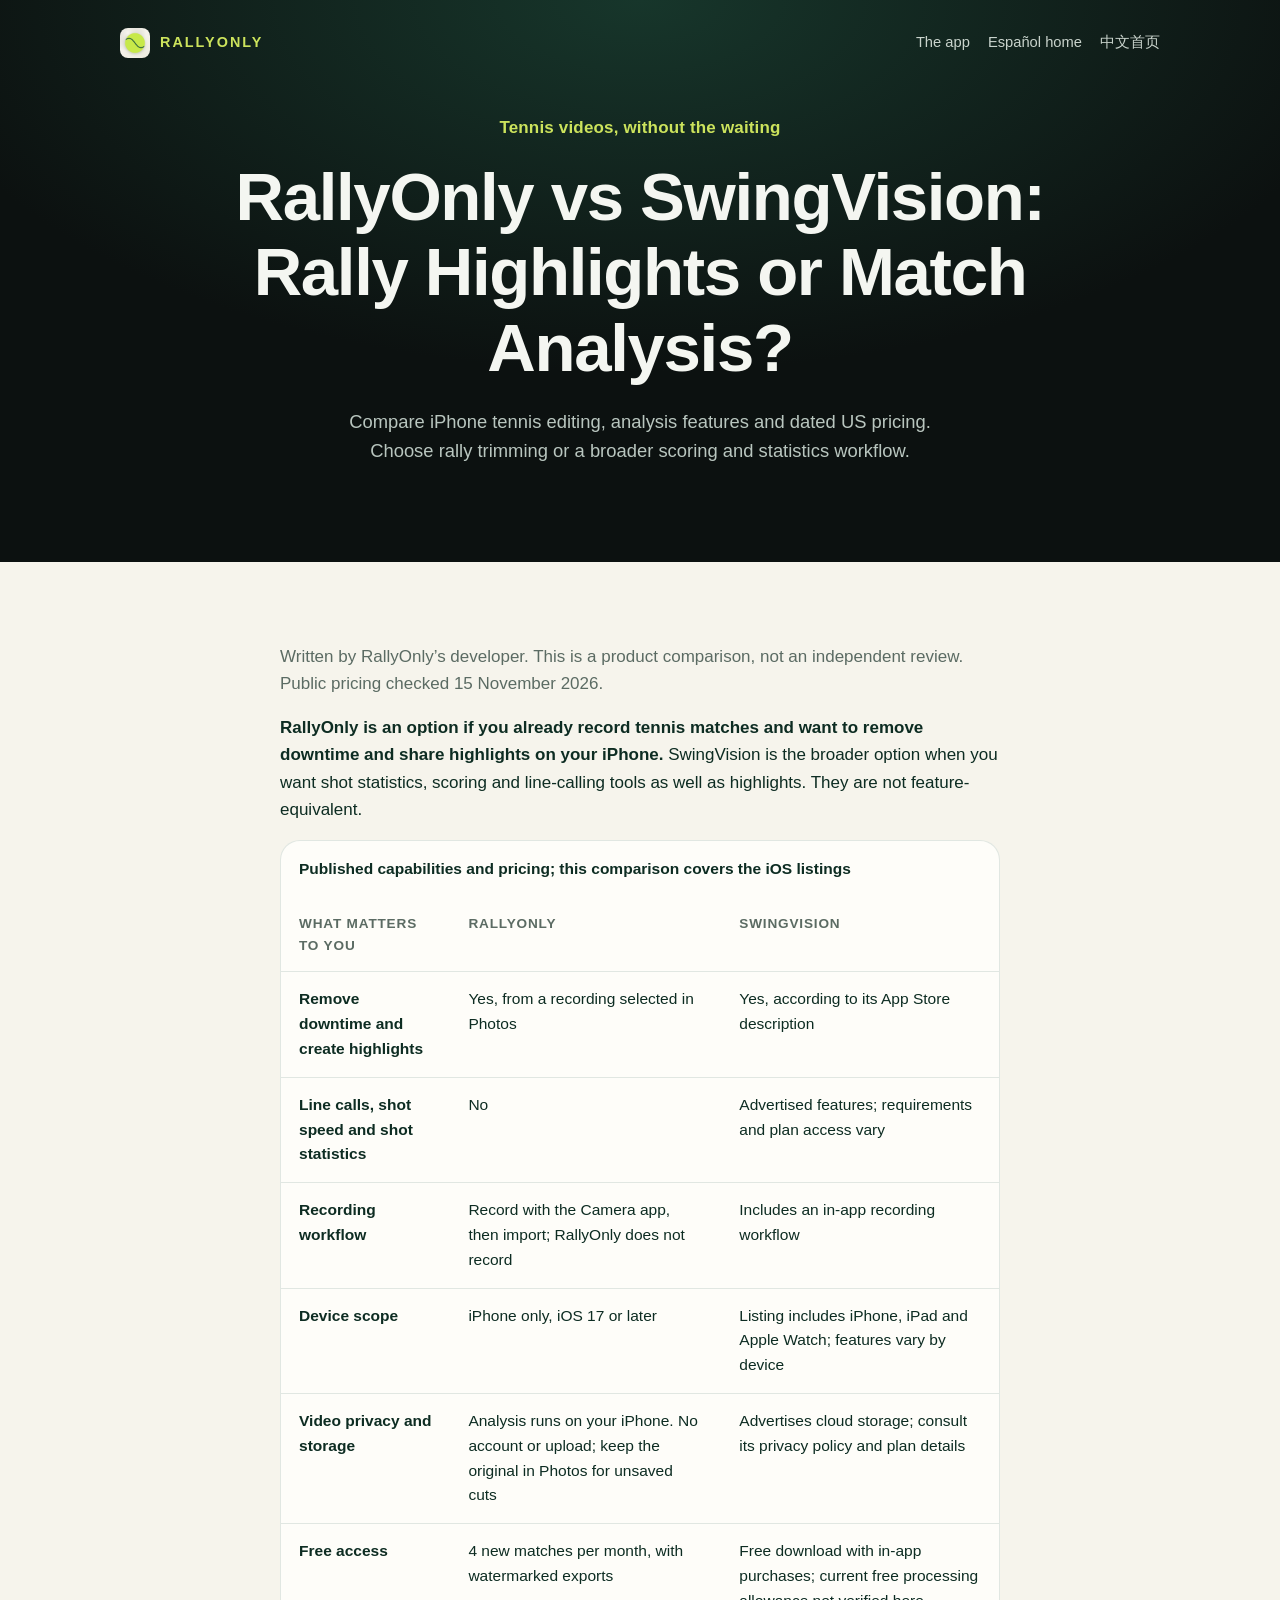
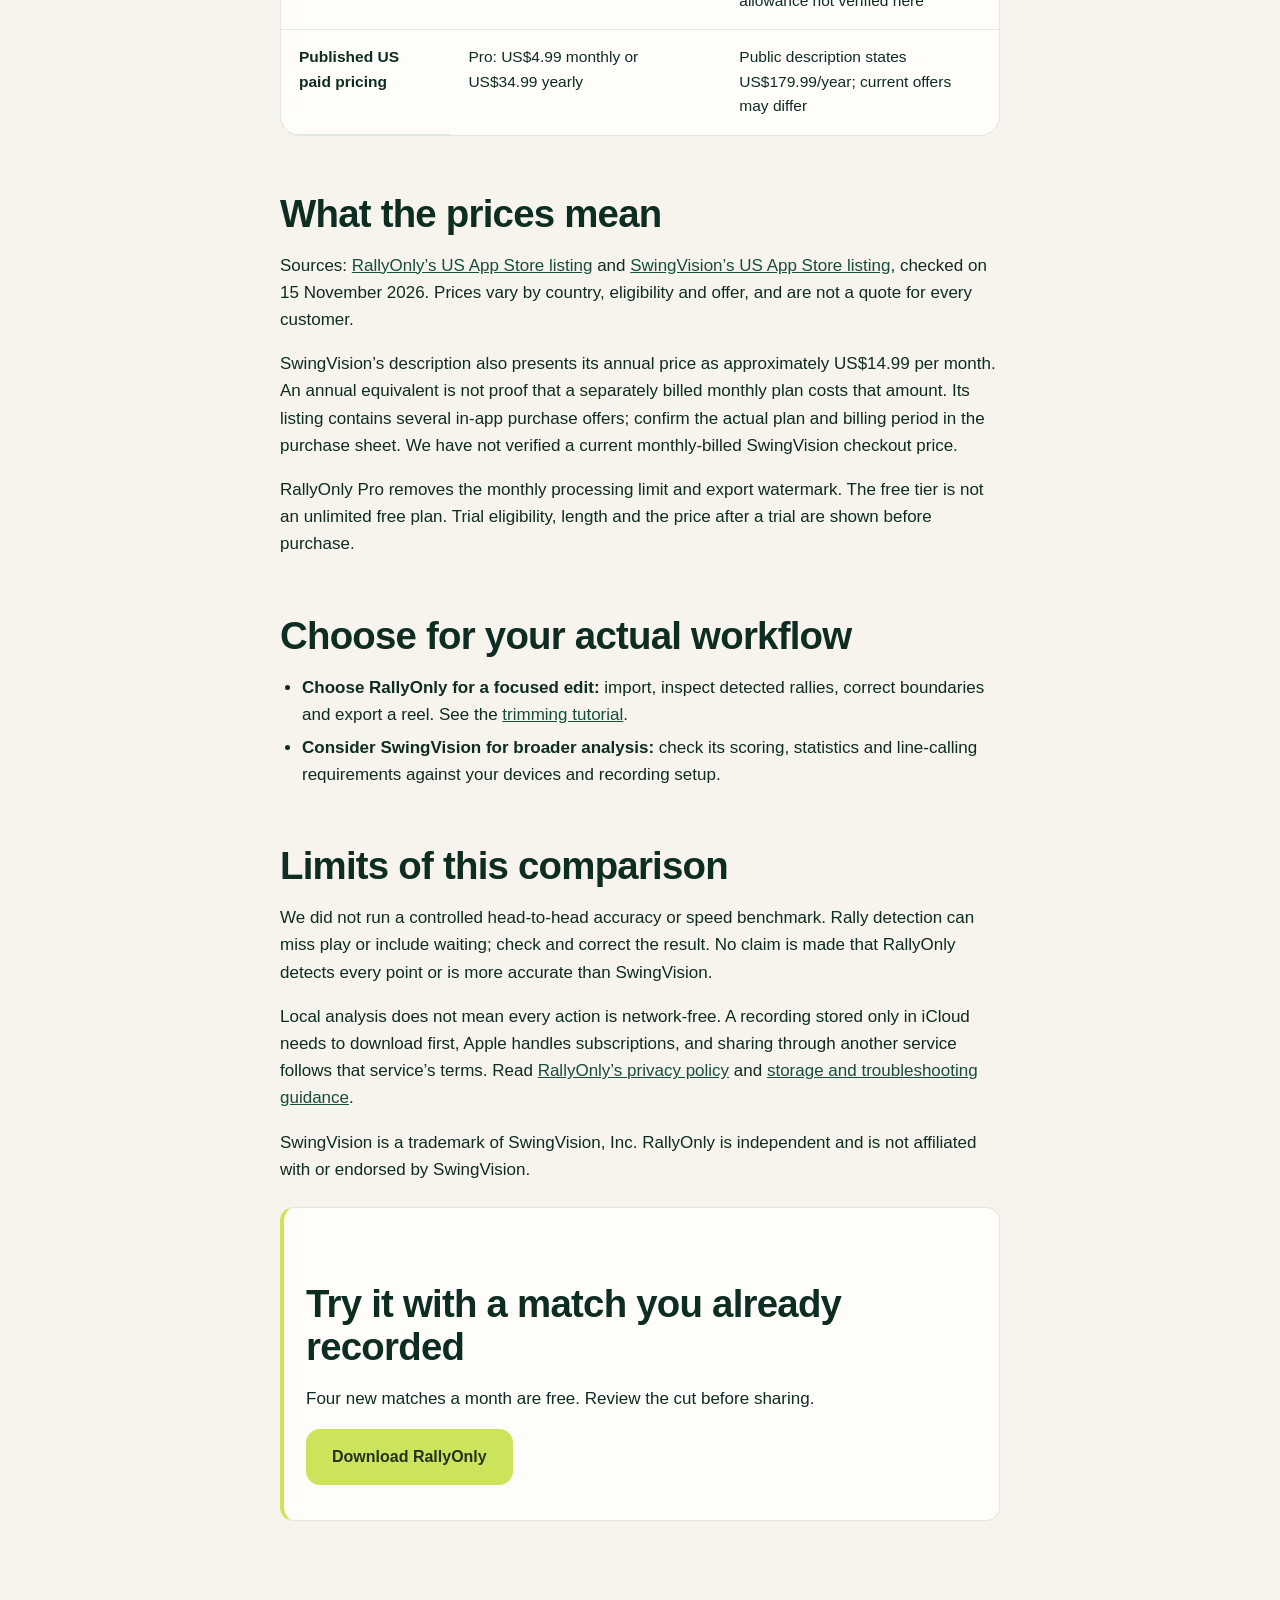
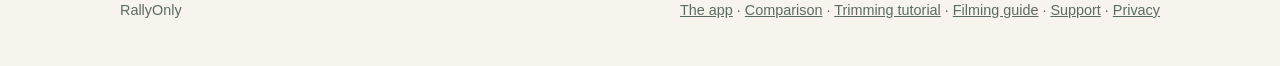
<file: rallyonly-vs-swingvision.html>
<!doctype html>
<html lang="en"><head><meta charset="utf-8">
<meta name="viewport" content="width=device-width, initial-scale=1">
<title>RallyOnly vs SwingVision — Features, Limits &amp; Prices</title>
<meta name="description" content="Compare iPhone tennis editing, analysis features and dated US pricing. Choose rally trimming or a broader scoring and statistics workflow.">
<link rel="canonical" href="https://rallyonly.app/rallyonly-vs-swingvision.html">
<meta name="apple-itunes-app" content="app-id=6813940884">
<meta property="og:type" content="article">
<meta property="og:title" content="RallyOnly vs SwingVision: Rally Highlights or Match Analysis?">
<meta property="og:description" content="Compare iPhone tennis editing, analysis features and dated US pricing. Choose rally trimming or a broader scoring and statistics workflow.">
<meta property="og:url" content="https://rallyonly.app/rallyonly-vs-swingvision.html">
<meta property="og:image" content="https://rallyonly.app/img/og.jpg">
<link rel="icon" href="img/favicon-32.png" sizes="32x32">
<link rel="stylesheet" href="site.css">
<script type="application/ld+json">
{
  "@context": "https://schema.org",
  "@type": "Article",
  "headline": "RallyOnly vs SwingVision: Rally Highlights or Match Analysis?",
  "description": "Compare iPhone tennis editing, analysis features and dated US pricing. Choose rally trimming or a broader scoring and statistics workflow.",
  "inLanguage": "en",
  "dateModified": "2026-11-15",
  "author": {
    "@type": "Person",
    "name": "Yuda Li"
  },
  "mainEntityOfPage": "https://rallyonly.app/rallyonly-vs-swingvision.html",
  "image": "https://rallyonly.app/img/og.jpg"
}
</script>
</head><body>
<a class="skip-link" href="#main">Skip to content</a>
<header class="hero page-hero"><div class="wrap">
<nav class="nav" aria-label="Main navigation"><a class="logo" href="./"><img src="img/icon-180.png" width="30" height="30" alt="">RALLYONLY</a>
<div class="nav-links"><a href="./">The app</a><a href="es/" lang="es">Español home</a><a href="zh/" lang="zh-Hans">中文首页</a></div></nav>
<div class="hero-copy"><p class="tagline">Tennis videos, without the waiting</p><h1>RallyOnly vs SwingVision: Rally Highlights or Match Analysis?</h1>
<p class="sub">Compare iPhone tennis editing, analysis features and dated US pricing. Choose rally trimming or a broader scoring and statistics workflow.</p></div></div></header>
<main id="main"><article>

<p class="muted">Written by RallyOnly’s developer. This is a product comparison, not an independent review. Public pricing checked <time datetime="2026-11-15">15 November 2026</time>.</p>
<p><strong>RallyOnly is an option if you already record tennis matches and want to remove downtime and share highlights on your iPhone.</strong> SwingVision is the broader option when you want shot statistics, scoring and line-calling tools as well as highlights. They are not feature-equivalent.</p>
<div class="compare"><table>
<caption>Published capabilities and pricing; this comparison covers the iOS listings</caption>
<thead><tr><th scope="col">What matters to you</th><th scope="col">RallyOnly</th><th scope="col">SwingVision</th></tr></thead>
<tbody>
<tr><th scope="row">Remove downtime and create highlights</th><td>Yes, from a recording selected in Photos</td><td>Yes, according to its App Store description</td></tr>
<tr><th scope="row">Line calls, shot speed and shot statistics</th><td>No</td><td>Advertised features; requirements and plan access vary</td></tr>
<tr><th scope="row">Recording workflow</th><td>Record with the Camera app, then import; RallyOnly does not record</td><td>Includes an in-app recording workflow</td></tr>
<tr><th scope="row">Device scope</th><td>iPhone only, iOS 17 or later</td><td>Listing includes iPhone, iPad and Apple Watch; features vary by device</td></tr>
<tr><th scope="row">Video privacy and storage</th><td>Analysis runs on your iPhone. No account or upload; keep the original in Photos for unsaved cuts</td><td>Advertises cloud storage; consult its privacy policy and plan details</td></tr>
<tr><th scope="row">Free access</th><td>4 new matches per month, with watermarked exports</td><td>Free download with in-app purchases; current free processing allowance not verified here</td></tr>
<tr><th scope="row">Published US paid pricing</th><td>Pro: US$4.99 monthly or US$34.99 yearly</td><td>Public description states US$179.99/year; current offers may differ</td></tr>
</tbody></table></div>
<h2>What the prices mean</h2>
<p>Sources: <a href="https://apps.apple.com/us/app/rallyonly-tennis-highlights/id6813940884">RallyOnly’s US App Store listing</a> and <a href="https://apps.apple.com/us/app/swingvision-tennis-pickleball/id989461317">SwingVision’s US App Store listing</a>, checked on <time datetime="2026-11-15">15 November 2026</time>. Prices vary by country, eligibility and offer, and are not a quote for every customer.</p>
<p>SwingVision’s description also presents its annual price as approximately US$14.99 per month. An annual equivalent is not proof that a separately billed monthly plan costs that amount. Its listing contains several in-app purchase offers; confirm the actual plan and billing period in the purchase sheet. We have not verified a current monthly-billed SwingVision checkout price.</p>
<p>RallyOnly Pro removes the monthly processing limit and export watermark. The free tier is not an unlimited free plan. Trial eligibility, length and the price after a trial are shown before purchase.</p>
<h2>Choose for your actual workflow</h2>
<ul><li><strong>Choose RallyOnly for a focused edit:</strong> import, inspect detected rallies, correct boundaries and export a reel. See the <a href="how-to-automatically-trim-tennis-match-videos.html">trimming tutorial</a>.</li>
<li><strong>Consider SwingVision for broader analysis:</strong> check its scoring, statistics and line-calling requirements against your devices and recording setup.</li></ul>
<h2>Limits of this comparison</h2>
<p>We did not run a controlled head-to-head accuracy or speed benchmark. Rally detection can miss play or include waiting; check and correct the result. No claim is made that RallyOnly detects every point or is more accurate than SwingVision.</p>
<p>Local analysis does not mean every action is network-free. A recording stored only in iCloud needs to download first, Apple handles subscriptions, and sharing through another service follows that service’s terms. Read <a href="privacy.html">RallyOnly’s privacy policy</a> and <a href="support.html">storage and troubleshooting guidance</a>.</p>
<p>SwingVision is a trademark of SwingVision, Inc. RallyOnly is independent and is not affiliated with or endorsed by SwingVision.</p>
<div class="callout"><h2>Try it with a match you already recorded</h2><p>Four new matches a month are free. Review the cut before sharing.</p><p><a class="btn btn-primary" href="https://apps.apple.com/app/apple-store/id6813940884?pt=129483854&amp;ct=web_compare&amp;mt=8">Download RallyOnly</a></p></div>
</article></main>
<footer><div class="wrap"><span>RallyOnly</span><span><a href="./">The app</a> · <a href="rallyonly-vs-swingvision.html">Comparison</a> · <a href="how-to-automatically-trim-tennis-match-videos.html">Trimming tutorial</a> · <a href="how-to-film-tennis-match-iphone.html">Filming guide</a> · <a href="support.html">Support</a> · <a href="privacy.html">Privacy</a></span></div></footer>
</body></html>
</file>
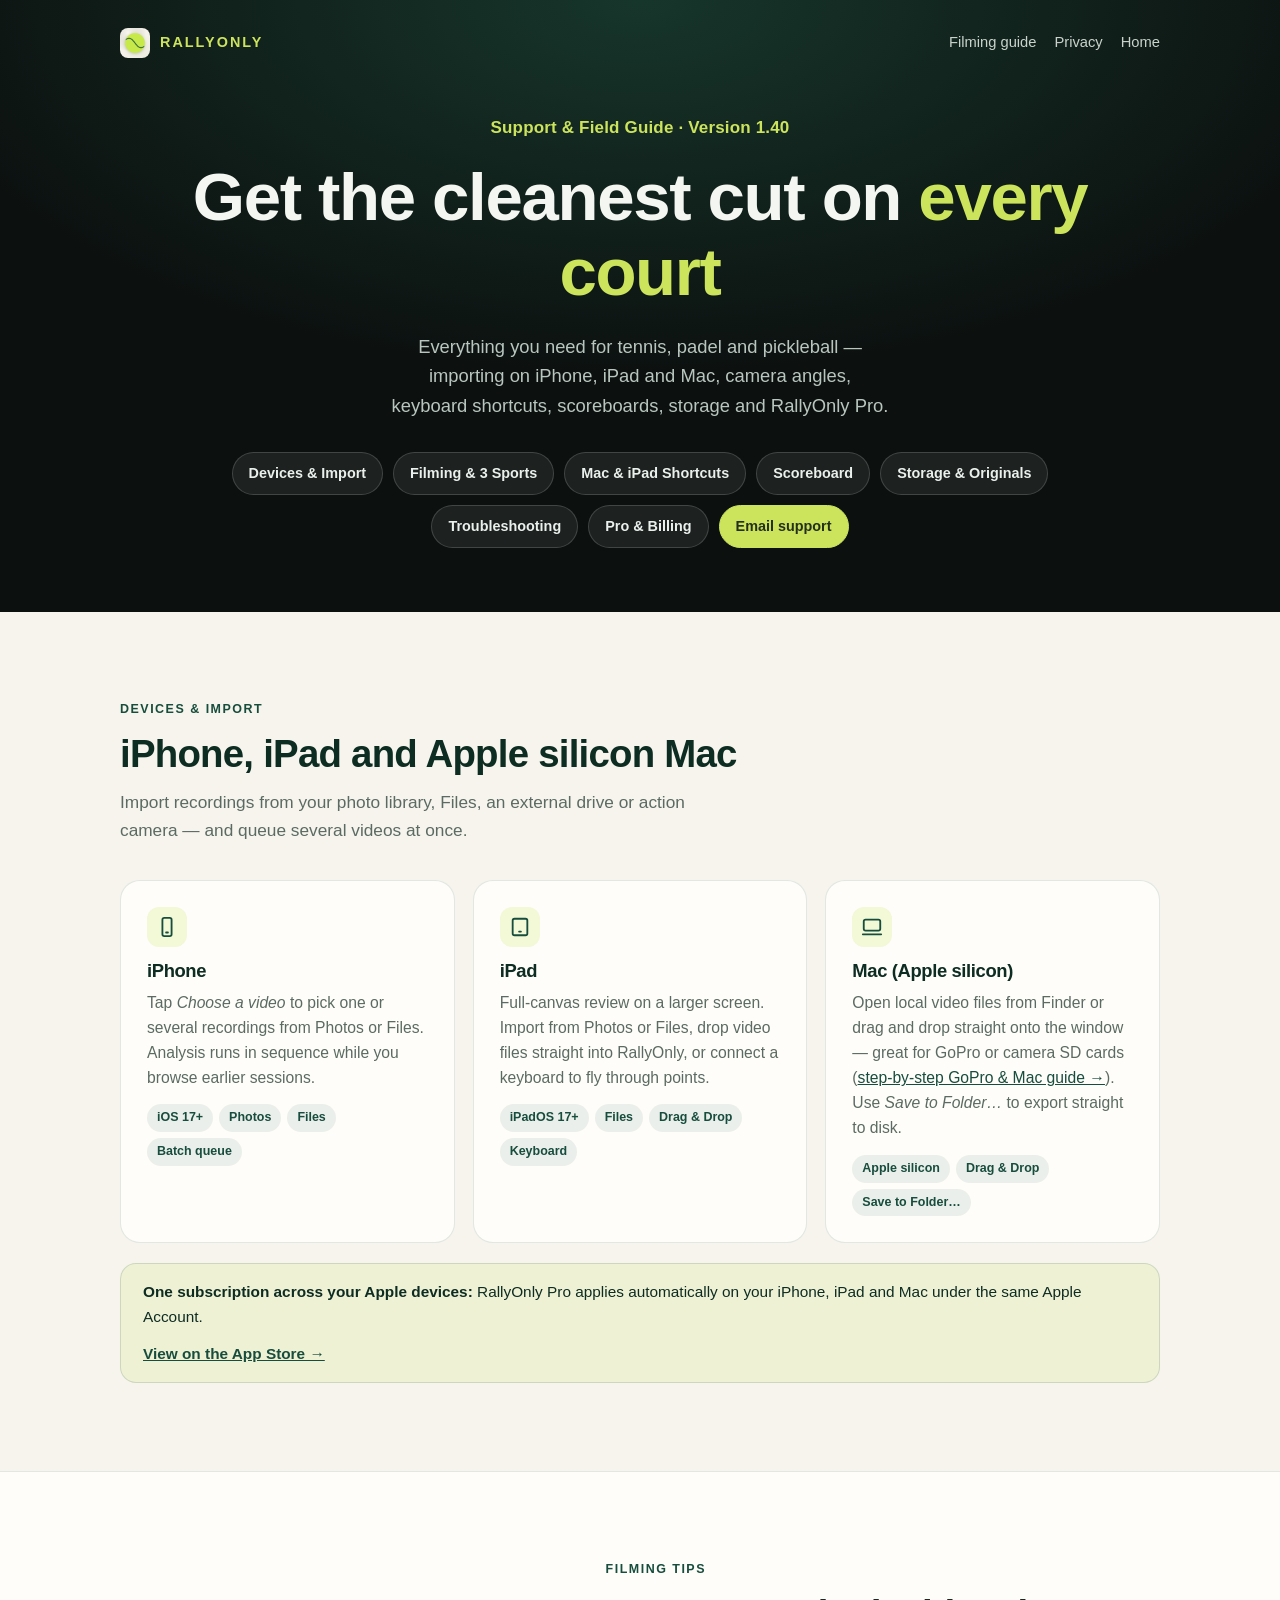
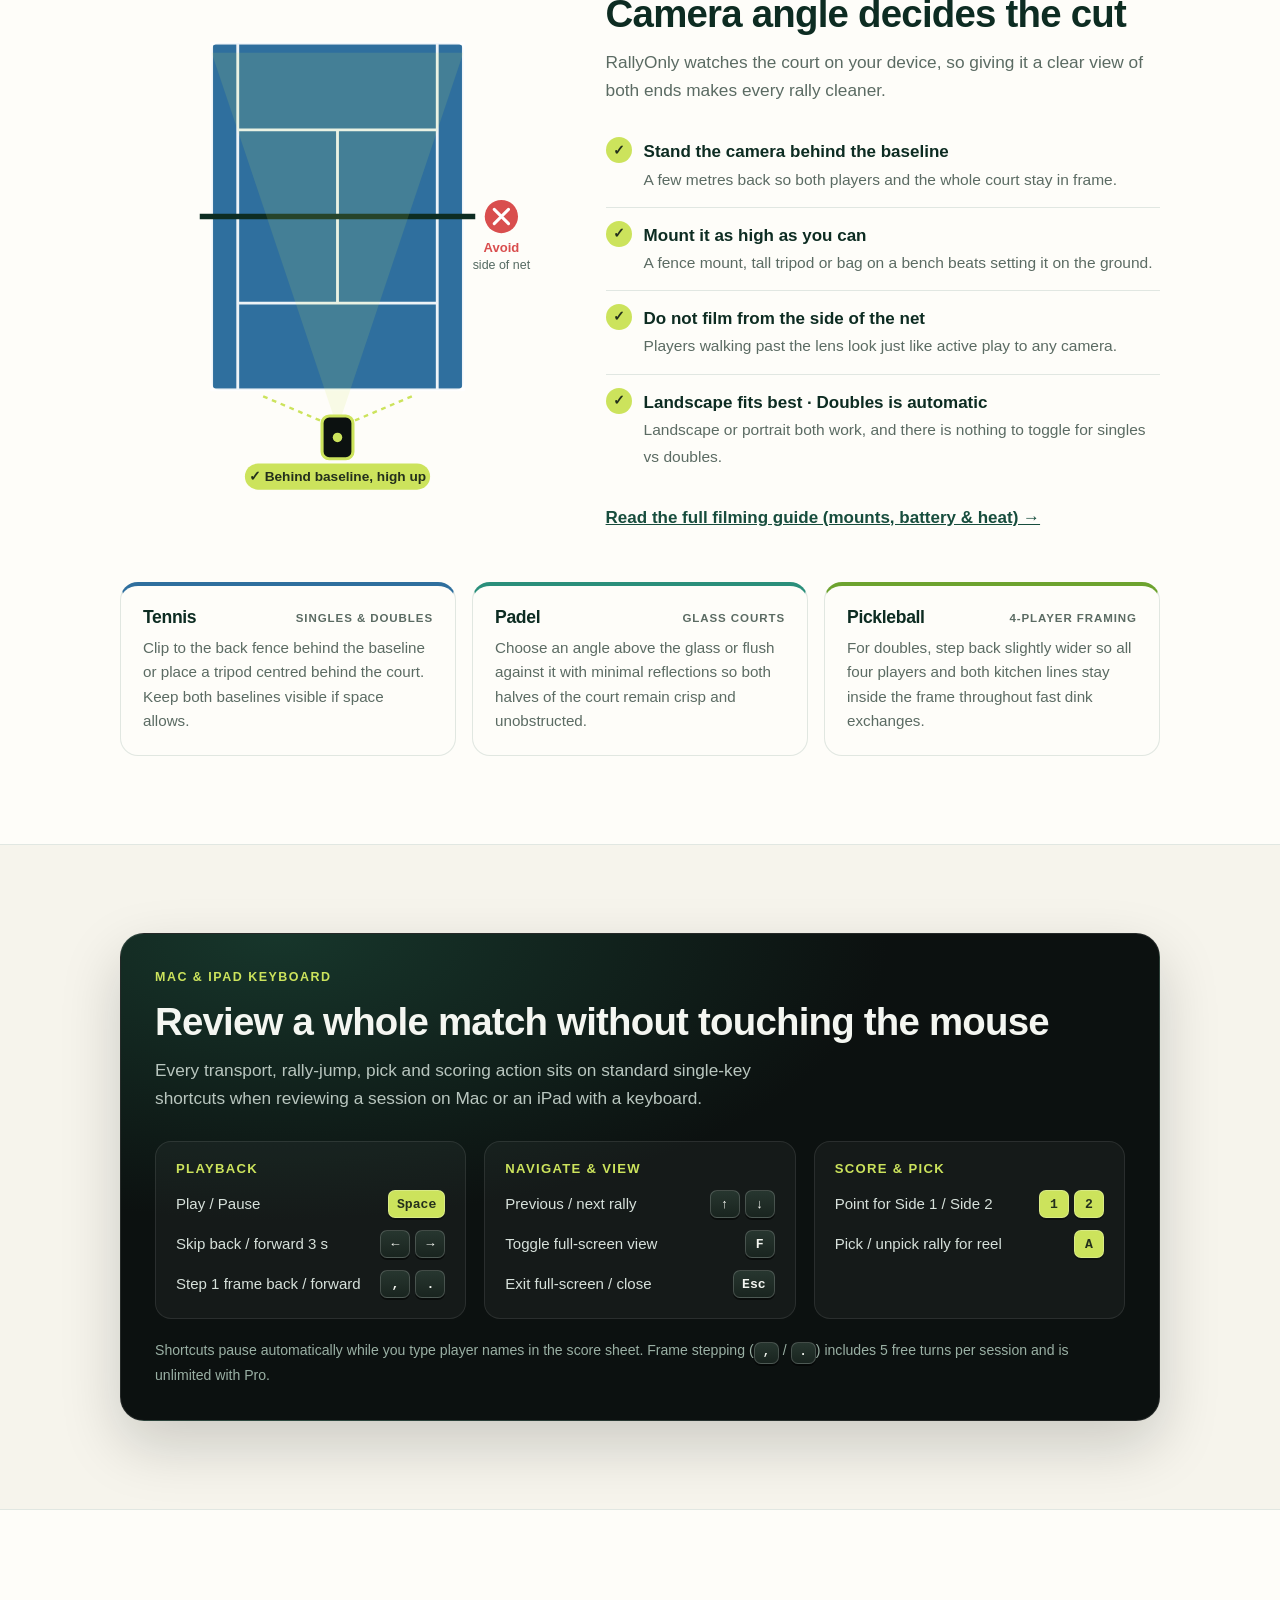
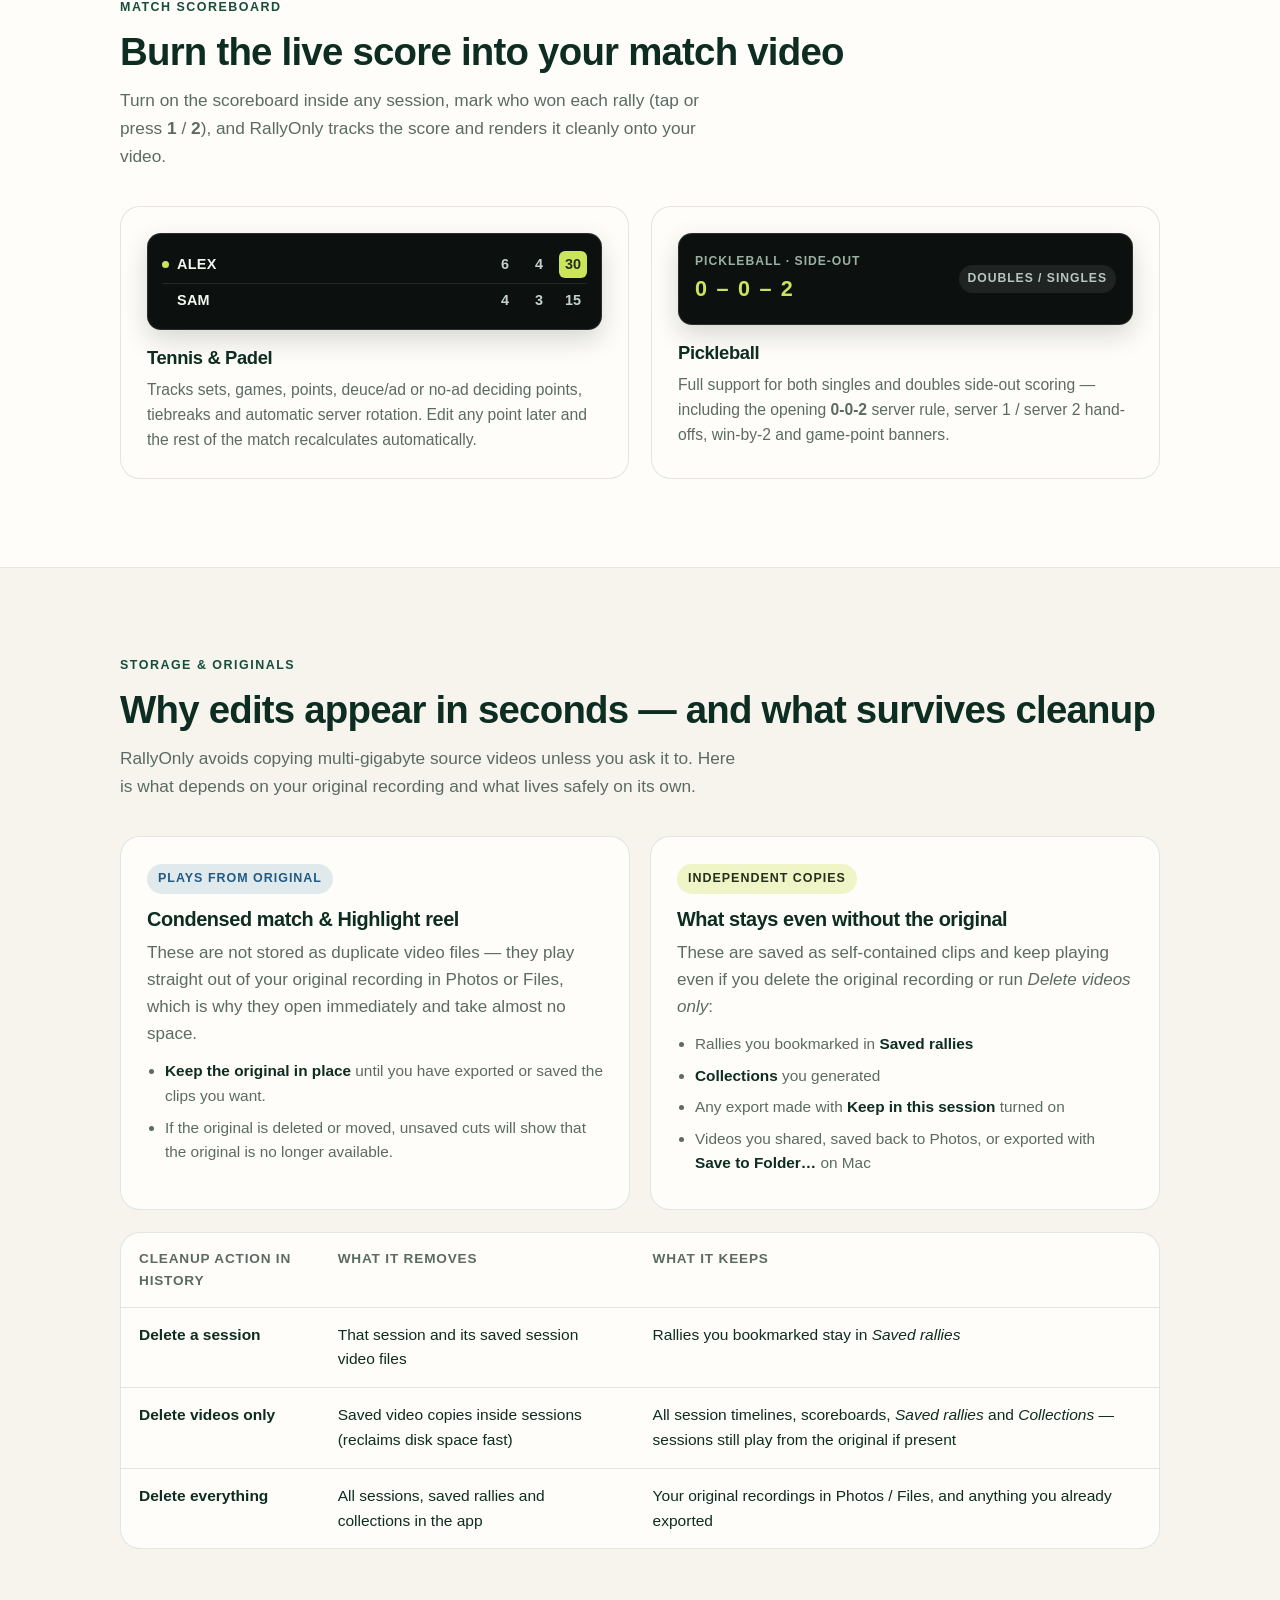
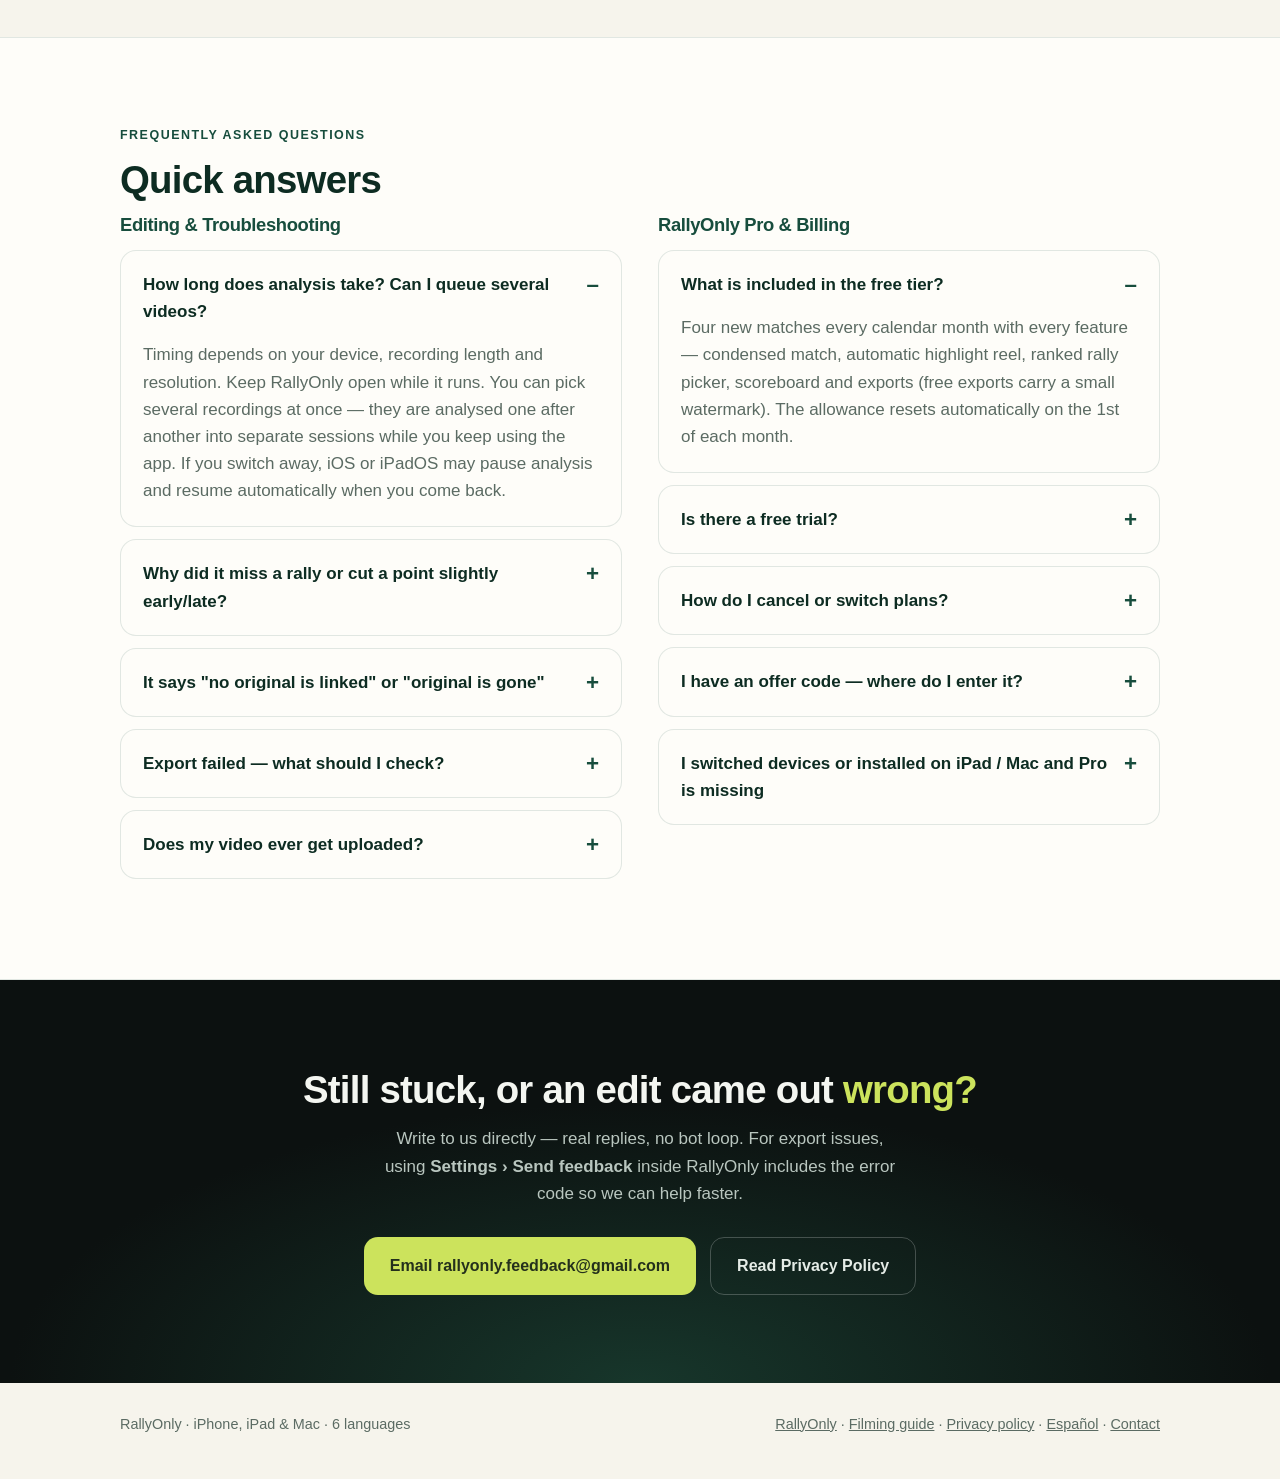
<file: support.html>
<!doctype html>
<html lang="en"><head><meta charset="utf-8">
<meta name="viewport" content="width=device-width, initial-scale=1">
<title>RallyOnly Support — Tennis, Padel &amp; Pickleball Video Editing</title>
<meta name="description" content="Guides for filming tennis, padel and pickleball, importing from Photos or Files on iPhone, iPad and Mac, keyboard shortcuts, match scoreboards, storage and RallyOnly Pro.">
<link rel="canonical" href="https://rallyonly.app/support.html">
<meta name="theme-color" content="#0c1110">
<link rel="icon" href="img/favicon-32.png" sizes="32x32">
<link rel="apple-touch-icon" href="img/icon-180.png">
<link rel="stylesheet" href="site.css">
<style>
  /* Hero quick-jump pills */
  .topic-pills { display:flex; flex-wrap:wrap; gap:10px; justify-content:center; margin:26px auto 0; max-width:820px; }
  .topic-pills a { display:inline-flex; align-items:center; gap:7px; padding:9px 16px; border-radius:999px;
                   background:rgba(255,255,255,.07); border:1px solid rgba(255,255,255,.16);
                   color:#eaf0ec; text-decoration:none; font-size:.9rem; font-weight:600;
                   transition:background .15s, border-color .15s, transform .15s; }
  .topic-pills a:hover { background:rgba(204,227,92,.18); border-color:var(--lime); color:#fff; transform:translateY(-1px); }
  .topic-pills a.pill-cta { background:var(--lime); color:var(--lime-ink); border-color:var(--lime); }
  .topic-pills a.pill-cta:hover { filter:brightness(1.06); color:var(--lime-ink); }

  section[id] { scroll-margin-top:16px; }
  .band-alt { background:var(--card); border-top:1px solid var(--line); border-bottom:1px solid var(--line); }

  /* Platform cards */
  .grid-3 { display:grid; gap:18px; grid-template-columns:1fr; }
  @media (min-width:780px) { .grid-3 { grid-template-columns:repeat(3, 1fr); } }
  .tag-row { display:flex; flex-wrap:wrap; gap:6px; margin-top:14px; }
  .chip { display:inline-block; font-size:.78rem; font-weight:700; padding:4px 10px; border-radius:999px;
          background:rgba(23,77,61,.08); color:var(--brand); }
  @media (prefers-color-scheme: dark) {
    .chip { background:rgba(204,227,92,.12); color:var(--lime); }
  }
  .pro-banner { margin-top:20px; padding:16px 22px; border-radius:16px;
                background:rgba(204,227,92,.16); border:1px solid rgba(23,77,61,.16);
                display:flex; flex-wrap:wrap; align-items:center; justify-content:space-between; gap:12px;
                font-size:.96rem; }
  @media (prefers-color-scheme: dark) {
    .pro-banner { background:rgba(204,227,92,.09); border-color:rgba(204,227,92,.22); }
  }
  .pro-banner a { font-weight:700; white-space:nowrap; }

  /* 3-sport cards */
  .sports-grid { display:grid; gap:16px; grid-template-columns:1fr; margin-top:34px; }
  @media (min-width:780px) { .sports-grid { grid-template-columns:repeat(3, 1fr); } }
  .sport-card { background:var(--card); border:1px solid var(--line); border-radius:18px; padding:22px;
                border-top:4px solid var(--accent, var(--brand)); }
  .sport-card h3 { font-size:1.1rem; margin:0 0 8px; display:flex; align-items:center;
                   justify-content:space-between; gap:10px; flex-wrap:wrap; }
  .sport-badge { font-size:.72rem; font-weight:700; text-transform:uppercase; letter-spacing:.08em;
                 color:var(--muted); white-space:nowrap; }
  .sport-card p { margin:0; color:var(--muted); font-size:.95rem; }

  /* Keyboard shortcuts console */
  .kbd-panel { background:radial-gradient(900px 420px at 15% 0%, #17362b 0%, var(--night) 68%);
               color:#eef3ef; border-radius:24px; padding:34px; border:1px solid rgba(255,255,255,.1);
               box-shadow:0 24px 60px rgba(12,17,16,.18); }
  .kbd-panel .kicker { color:var(--lime); }
  .kbd-panel h2 { color:#f4f6f1; }
  .kbd-panel .lede { color:#b9c6bf; margin-bottom:28px; }
  .kbd-cols { display:grid; gap:18px; grid-template-columns:1fr; }
  @media (min-width:820px) { .kbd-cols { grid-template-columns:repeat(3, 1fr); } }
  .kbd-group { background:rgba(255,255,255,.04); border:1px solid rgba(255,255,255,.09);
               border-radius:16px; padding:20px; }
  .kbd-group h3 { font-size:.82rem; text-transform:uppercase; letter-spacing:.1em; color:var(--lime);
                  margin:0 0 14px; }
  .kbd-list { list-style:none; margin:0; padding:0; display:grid; gap:12px; }
  .kbd-list li { display:flex; align-items:center; justify-content:space-between; gap:12px;
                 font-size:.94rem; color:#d7e1db; }
  .keys { display:inline-flex; gap:5px; flex:none; }
  .nowrap { white-space:nowrap; }
  .hero .sub { text-wrap:balance; }
  .compare { overflow-x:auto; }
  kbd { display:inline-grid; place-items:center; min-width:30px; height:28px; padding:0 8px;
        border-radius:7px; font-family:-apple-system,BlinkMacSystemFont,"SF Pro Text",ui-monospace,monospace;
        font-size:.82rem; font-weight:700; color:#f4f6f1;
        background:linear-gradient(180deg, #27362f 0%, #19241f 100%);
        border:1px solid rgba(255,255,255,.18); box-shadow:0 2px 0 rgba(0,0,0,.55); }
  kbd.accent { background:var(--lime); color:var(--lime-ink); border-color:rgba(255,255,255,.25);
               box-shadow:0 2px 0 rgba(0,0,0,.4); }
  .kbd-note { margin:20px 0 0; font-size:.88rem; color:#9ab0a4; }

  /* Scoreboard preview */
  .score-grid { display:grid; gap:22px; grid-template-columns:repeat(auto-fit, minmax(290px, 1fr)); }
  .scorebug { background:var(--night); color:#f4f6f1; border-radius:14px; padding:12px 14px;
              margin:0 0 18px; font-variant-numeric:tabular-nums;
              border:1px solid rgba(255,255,255,.12); box-shadow:0 10px 26px rgba(12,17,16,.16); }
  .sb-row { display:grid; grid-template-columns:1fr repeat(3, 28px); align-items:center; gap:6px;
            padding:5px 0; font-size:.9rem; font-weight:700; }
  .sb-row + .sb-row { border-top:1px solid rgba(255,255,255,.1); }
  .sb-name { display:flex; align-items:center; gap:8px; letter-spacing:.02em; }
  .sb-serve { width:7px; height:7px; border-radius:50%; background:var(--lime); display:inline-block; }
  .sb-serve.off { background:transparent; }
  .sb-cell { text-align:center; color:#c4d0c9; }
  .sb-pts { text-align:center; background:var(--lime); color:var(--lime-ink); border-radius:6px;
            padding:2px 0; font-weight:800; }
  .sb-pb { display:flex; align-items:center; justify-content:space-between; gap:12px; padding:6px 2px; }
  .sb-pb-score { font-size:1.35rem; font-weight:800; letter-spacing:.08em; color:var(--lime); }
  .sb-pb-tag { font-size:.76rem; font-weight:700; text-transform:uppercase; letter-spacing:.08em;
               color:#b9c6bf; background:rgba(255,255,255,.08); padding:4px 9px; border-radius:999px; }

  /* Storage visualizer */
  .storage-cols { display:grid; gap:20px; grid-template-columns:repeat(auto-fit, minmax(290px, 1fr)); margin-bottom:22px; }
  .storage-card { background:var(--card); border:1px solid var(--line); border-radius:20px; padding:26px; }
  .status-badge { display:inline-flex; align-items:center; gap:7px; font-size:.78rem; font-weight:800;
                  text-transform:uppercase; letter-spacing:.08em; padding:5px 11px; border-radius:999px;
                  margin-bottom:14px; }
  .status-link { background:rgba(47,111,158,.14); color:#215b85; }
  .status-safe { background:rgba(204,227,92,.32); color:var(--lime-ink); }
  @media (prefers-color-scheme: dark) {
    .status-link { background:rgba(104,179,232,.16); color:#8bc8f5; }
    .status-safe { background:rgba(204,227,92,.18); color:var(--lime); }
  }
  .mini-list { margin:12px 0 0; padding-left:18px; color:var(--muted); font-size:.96rem; }
  .mini-list li { margin:7px 0; }
  .mini-list strong { color:var(--ink); }

  /* FAQ dual column */
  .faq-groups { display:grid; gap:36px; grid-template-columns:1fr; }
  @media (min-width:860px) { .faq-groups { grid-template-columns:1fr 1fr; align-items:start; } }
  .faq-col h3 { font-size:1.15rem; margin:0 0 14px; color:var(--brand); }
  @media (prefers-color-scheme: dark) { .faq-col h3 { color:var(--lime); } }

  @media (max-width:560px) {
    .kbd-panel { padding:24px 18px; border-radius:18px; }
  }
</style>
</head>
<body>

<header class="hero page-hero">
  <div class="wrap">
    <nav class="nav">
      <a class="logo" href="./"><img src="img/icon-180.png" alt="" width="30" height="30">RALLYONLY</a>
      <div class="nav-links">
        <a class="hide-sm" href="how-to-film-tennis-match-iphone.html">Filming guide</a>
        <a href="privacy.html">Privacy</a>
        <a href="./">Home</a>
      </div>
    </nav>
    <div class="hero-copy">
      <p class="tagline">Support &amp; Field Guide · Version 1.40</p>
      <h1>Get the cleanest cut on <em>every court</em></h1>
      <p class="sub">Everything you need for tennis, padel and pickleball — importing on iPhone, iPad and Mac, camera angles, keyboard shortcuts, scoreboards, storage and RallyOnly Pro.</p>
      <nav class="topic-pills" aria-label="Support topics">
        <a href="#devices">Devices &amp; Import</a>
        <a href="#filming">Filming &amp; 3 Sports</a>
        <a href="#shortcuts">Mac &amp; iPad Shortcuts</a>
        <a href="#scoreboard">Scoreboard</a>
        <a href="#storage">Storage &amp; Originals</a>
        <a href="#faq">Troubleshooting</a>
        <a href="#pro">Pro &amp; Billing</a>
        <a class="pill-cta" href="mailto:rallyonly.feedback@gmail.com">Email support</a>
      </nav>
    </div>
  </div>
</header>

<main>

<!-- 1. DEVICES & IMPORT -->
<section id="devices"><div class="wrap">
  <p class="kicker">Devices &amp; Import</p>
  <h2>iPhone, iPad and Apple silicon Mac</h2>
  <p class="lede">Import recordings from your photo library, Files, an external drive or action camera — and queue several videos at once.</p>
  <div class="grid-3">
    <div class="card">
      <div class="icon"><svg viewBox="0 0 24 24" fill="none" stroke="currentColor" stroke-width="2" stroke-linecap="round" stroke-linejoin="round"><rect x="7" y="2" width="10" height="20" rx="2"/><path d="M11 18h2"/></svg></div>
      <h3>iPhone</h3>
      <p>Tap <em>Choose a video</em> to pick one or several recordings from Photos or Files. Analysis runs in sequence while you browse earlier sessions.</p>
      <div class="tag-row"><span class="chip">iOS 17+</span><span class="chip">Photos</span><span class="chip">Files</span><span class="chip">Batch queue</span></div>
    </div>
    <div class="card">
      <div class="icon"><svg viewBox="0 0 24 24" fill="none" stroke="currentColor" stroke-width="2" stroke-linecap="round" stroke-linejoin="round"><rect x="4" y="3" width="16" height="18" rx="2"/><path d="M11 17h2"/></svg></div>
      <h3>iPad</h3>
      <p>Full-canvas review on a larger screen. Import from Photos or Files, drop video files straight into RallyOnly, or connect a keyboard to fly through points.</p>
      <div class="tag-row"><span class="chip">iPadOS 17+</span><span class="chip">Files</span><span class="chip">Drag &amp; Drop</span><span class="chip">Keyboard</span></div>
    </div>
    <div class="card">
      <div class="icon"><svg viewBox="0 0 24 24" fill="none" stroke="currentColor" stroke-width="2" stroke-linecap="round" stroke-linejoin="round"><rect x="3" y="4" width="18" height="12" rx="2"/><path d="M2 20h20"/></svg></div>
      <h3>Mac (Apple silicon)</h3>
      <p>Open local video files from Finder or drag and drop straight onto the window — great for GoPro or camera SD cards (<a href="gopro-mac-tennis-highlights.html">step-by-step GoPro &amp; Mac guide →</a>). Use <em>Save to Folder…</em> to export straight to disk.</p>
      <div class="tag-row"><span class="chip">Apple silicon</span><span class="chip">Drag &amp; Drop</span><span class="chip">Save to Folder…</span></div>
    </div>
  </div>
  <div class="pro-banner">
    <span><strong>One subscription across your Apple devices:</strong> RallyOnly Pro applies automatically on your iPhone, iPad and Mac under the same Apple Account.</span>
    <a href="https://apps.apple.com/app/id6813940884">View on the App Store →</a>
  </div>
</div></section>

<!-- 2. FILMING & 3 SPORTS -->
<section id="filming" class="band-alt"><div class="wrap">
  <div class="tips">
    <svg class="court" viewBox="0 0 320 400" role="img" aria-label="Top view of a court showing the best camera position high behind the baseline and the side-of-net position to avoid">
      <rect x="46" y="22" width="212" height="292" rx="6" fill="#2f6f9e"/>
      <g fill="none" stroke="#fff" stroke-width="2.4" opacity=".92">
        <rect x="46" y="22" width="212" height="292"/>
        <line x1="68" y1="22" x2="68" y2="314"/><line x1="236" y1="22" x2="236" y2="314"/>
        <line x1="68" y1="95" x2="236" y2="95"/><line x1="68" y1="241" x2="236" y2="241"/>
        <line x1="152" y1="95" x2="152" y2="241"/>
      </g>
      <line x1="36" y1="168" x2="268" y2="168" stroke="#0d2c22" stroke-width="4.5"/>
      <!-- Good camera FOV cone -->
      <path d="M152 346 L46 30 L258 30 Z" fill="#cce35c" opacity=".13"/>
      <path d="M152 346 L86 318 M152 346 L218 318" stroke="#cce35c" stroke-width="2" stroke-dasharray="4 4"/>
      <rect x="139" y="336" width="26" height="36" rx="6" fill="#0c1110" stroke="#cce35c" stroke-width="2.6"/>
      <circle cx="152" cy="354" r="4" fill="#cce35c"/>
      <rect x="74" y="376" width="156" height="22" rx="11" fill="#cce35c"/>
      <text x="152" y="391" text-anchor="middle" font-size="11.5" font-weight="700" fill="#24301c" font-family="-apple-system,sans-serif">✓ Behind baseline, high up</text>
      <!-- Bad camera at side of net -->
      <circle cx="290" cy="168" r="14" fill="#d94e4e"/>
      <path d="M284 162 L296 174 M296 162 L284 174" stroke="#fff" stroke-width="2.5" stroke-linecap="round"/>
      <text x="290" y="198" text-anchor="middle" font-size="11" font-weight="700" fill="#d94e4e" font-family="-apple-system,sans-serif">Avoid</text>
      <text x="290" y="212" text-anchor="middle" font-size="10.5" fill="currentColor" opacity=".7" font-family="-apple-system,sans-serif">side of net</text>
    </svg>
    <div>
      <p class="kicker">Filming tips</p>
      <h2>Camera angle decides the cut</h2>
      <p class="lede" style="margin-bottom:20px">RallyOnly watches the court on your device, so giving it a clear view of both ends makes every rally cleaner.</p>
      <ul class="checks">
        <li><strong>Stand the camera behind the baseline</strong><span>A few metres back so both players and the whole court stay in frame.</span></li>
        <li><strong>Mount it as high as you can</strong><span>A fence mount, tall tripod or bag on a bench beats setting it on the ground.</span></li>
        <li><strong>Do not film from the side of the net</strong><span>Players walking past the lens look just like active play to any camera.</span></li>
        <li><strong>Landscape fits best · Doubles is automatic</strong><span>Landscape or portrait both work, and there is nothing to toggle for singles vs doubles.</span></li>
      </ul>
      <p style="margin-top:20px"><a href="how-to-film-tennis-match-iphone.html" style="font-weight:700">Read the full filming guide (mounts, battery &amp; heat) →</a></p>
    </div>
  </div>

  <div class="sports-grid">
    <div class="sport-card" style="--accent:#2f6f9e">
      <h3>Tennis <span class="sport-badge">Singles &amp; Doubles</span></h3>
      <p>Clip to the back fence behind the baseline or place a tripod centred behind the court. Keep both baselines visible if space allows.</p>
    </div>
    <div class="sport-card" style="--accent:#2a8f7b">
      <h3>Padel <span class="sport-badge">Glass courts</span></h3>
      <p>Choose an angle above the glass or flush against it with minimal reflections so both halves of the court remain crisp and unobstructed.</p>
    </div>
    <div class="sport-card" style="--accent:#6da32f">
      <h3>Pickleball <span class="sport-badge">4-player framing</span></h3>
      <p>For doubles, step back slightly wider so all four players and both kitchen lines stay inside the frame throughout fast dink exchanges.</p>
    </div>
  </div>
</div></section>

<!-- 3. MAC & IPAD KEYBOARD SHORTCUTS -->
<section id="shortcuts"><div class="wrap">
  <div class="kbd-panel">
    <p class="kicker">Mac &amp; iPad Keyboard</p>
    <h2>Review a whole match without touching the mouse</h2>
    <p class="lede">Every transport, rally-jump, pick and scoring action sits on standard single-key shortcuts when reviewing a session on Mac or an iPad with a keyboard.</p>
    <div class="kbd-cols">
      <div class="kbd-group">
        <h3>Playback</h3>
        <ul class="kbd-list">
          <li><span>Play / Pause</span><span class="keys"><kbd class="accent">Space</kbd></span></li>
          <li><span>Skip back / forward 3 s</span><span class="keys"><kbd>←</kbd><kbd>→</kbd></span></li>
          <li><span>Step 1 frame back / forward</span><span class="keys"><kbd>,</kbd><kbd>.</kbd></span></li>
        </ul>
      </div>
      <div class="kbd-group">
        <h3>Navigate &amp; View</h3>
        <ul class="kbd-list">
          <li><span>Previous / next rally</span><span class="keys"><kbd>↑</kbd><kbd>↓</kbd></span></li>
          <li><span>Toggle full-screen view</span><span class="keys"><kbd>F</kbd></span></li>
          <li><span>Exit full-screen / close</span><span class="keys"><kbd>Esc</kbd></span></li>
        </ul>
      </div>
      <div class="kbd-group">
        <h3>Score &amp; Pick</h3>
        <ul class="kbd-list">
          <li><span>Point for Side 1 / Side 2</span><span class="keys"><kbd class="accent">1</kbd><kbd class="accent">2</kbd></span></li>
          <li><span>Pick / unpick rally for reel</span><span class="keys"><kbd class="accent">A</kbd></span></li>
        </ul>
      </div>
    </div>
    <p class="kbd-note">Shortcuts pause automatically while you type player names in the score sheet. Frame stepping <span class="nowrap">(<kbd style="height:22px;min-width:22px;font-size:.75rem">,</kbd> / <kbd style="height:22px;min-width:22px;font-size:.75rem">.</kbd>)</span> includes 5 free turns per session and is unlimited with Pro.</p>
  </div>
</div></section>

<!-- 4. SCOREBOARD -->
<section id="scoreboard" class="band-alt"><div class="wrap">
  <p class="kicker">Match Scoreboard</p>
  <h2>Burn the live score into your match video</h2>
  <p class="lede">Turn on the scoreboard inside any session, mark who won each rally (tap or press <strong>1</strong> / <strong>2</strong>), and RallyOnly tracks the score and renders it cleanly onto your video.</p>
  <div class="score-grid">
    <div class="card">
      <div class="scorebug" aria-hidden="true">
        <div class="sb-row"><span class="sb-name"><span class="sb-serve"></span>ALEX</span><span class="sb-cell">6</span><span class="sb-cell">4</span><span class="sb-pts">30</span></div>
        <div class="sb-row"><span class="sb-name"><span class="sb-serve off"></span>SAM</span><span class="sb-cell">4</span><span class="sb-cell">3</span><span class="sb-cell">15</span></div>
      </div>
      <h3>Tennis &amp; Padel</h3>
      <p>Tracks sets, games, points, deuce/ad or no-ad deciding points, tiebreaks and automatic server rotation. Edit any point later and the rest of the match recalculates automatically.</p>
    </div>
    <div class="card">
      <div class="scorebug" aria-hidden="true">
        <div class="sb-pb">
          <div>
            <div style="font-size:.76rem;color:#9ab0a4;letter-spacing:.08em;text-transform:uppercase;font-weight:700">Pickleball · Side-out</div>
            <div class="sb-pb-score">0 – 0 – 2</div>
          </div>
          <span class="sb-pb-tag">Doubles / Singles</span>
        </div>
      </div>
      <h3>Pickleball</h3>
      <p>Full support for both singles and doubles side-out scoring — including the opening <strong>0-0-2</strong> server rule, server 1 / server 2 hand-offs, win-by-2 and game-point banners.</p>
    </div>
  </div>
</div></section>

<!-- 5. STORAGE & ORIGINALS -->
<section id="storage"><div class="wrap">
  <p class="kicker">Storage &amp; Originals</p>
  <h2>Why edits appear in seconds — and what survives cleanup</h2>
  <p class="lede">RallyOnly avoids copying multi-gigabyte source videos unless you ask it to. Here is what depends on your original recording and what lives safely on its own.</p>

  <div class="storage-cols">
    <div class="storage-card">
      <span class="status-badge status-link">Plays from original</span>
      <h3>Condensed match &amp; Highlight reel</h3>
      <p style="color:var(--muted);margin:8px 0 0">These are not stored as duplicate video files — they play straight out of your original recording in Photos or Files, which is why they open immediately and take almost no space.</p>
      <ul class="mini-list">
        <li><strong>Keep the original in place</strong> until you have exported or saved the clips you want.</li>
        <li>If the original is deleted or moved, unsaved cuts will show that the original is no longer available.</li>
      </ul>
    </div>
    <div class="storage-card">
      <span class="status-badge status-safe">Independent copies</span>
      <h3>What stays even without the original</h3>
      <p style="color:var(--muted);margin:8px 0 0">These are saved as self-contained clips and keep playing even if you delete the original recording or run <em>Delete videos only</em>:</p>
      <ul class="mini-list">
        <li>Rallies you bookmarked in <strong>Saved rallies</strong></li>
        <li><strong>Collections</strong> you generated</li>
        <li>Any export made with <strong>Keep in this session</strong> turned on</li>
        <li>Videos you shared, saved back to Photos, or exported with <strong>Save to Folder…</strong> on Mac</li>
      </ul>
    </div>
  </div>

  <div class="compare">
    <table>
      <thead><tr><th>Cleanup action in History</th><th>What it removes</th><th>What it keeps</th></tr></thead>
      <tbody>
        <tr><td><strong>Delete a session</strong></td><td>That session and its saved session video files</td><td>Rallies you bookmarked stay in <em>Saved rallies</em></td></tr>
        <tr><td><strong>Delete videos only</strong></td><td>Saved video copies inside sessions (reclaims disk space fast)</td><td>All session timelines, scoreboards, <em>Saved rallies</em> and <em>Collections</em> — sessions still play from the original if present</td></tr>
        <tr><td><strong>Delete everything</strong></td><td>All sessions, saved rallies and collections in the app</td><td>Your original recordings in Photos / Files, and anything you already exported</td></tr>
      </tbody>
    </table>
  </div>
</div></section>

<!-- 6. FAQ: TROUBLESHOOTING + PRO -->
<section id="faq" class="band-alt"><div class="wrap">
  <p class="kicker">Frequently Asked Questions</p>
  <h2>Quick answers</h2>
  <div class="faq-groups">

    <div class="faq-col">
      <h3>Editing &amp; Troubleshooting</h3>

      <details open>
        <summary>How long does analysis take? Can I queue several videos?</summary>
        <p>Timing depends on your device, recording length and resolution. Keep RallyOnly open while it runs. You can pick several recordings at once — they are analysed one after another into separate sessions while you keep using the app. If you switch away, iOS or iPadOS may pause analysis and resume automatically when you come back.</p>
      </details>

      <details>
        <summary>Why did it miss a rally or cut a point slightly early/late?</summary>
        <p>Camera angle is almost always the cause (side-of-net views, strong glass glare in padel, or standing very close to one player). Open any rally to nudge its start or end a second or three at a time — or step frame by frame. If a clean behind-the-baseline angle still missed points, email us the details and we will look into it.</p>
      </details>

      <details>
        <summary>It says "no original is linked" or "original is gone"</summary>
        <p><strong>No original is linked:</strong> that session was imported before RallyOnly had permission to read your photo library. Enable Photos access in Settings &rsaquo; Privacy &amp; Security &rsaquo; Photos, then re-import the recording.<br><strong>Original is gone:</strong> the video was deleted from Photos or moved/renamed in Files. Bookmarked rallies, collections and saved exports are unaffected.</p>
      </details>

      <details>
        <summary>Export failed — what should I check?</summary>
        <p>Check that your device has enough free storage for the exported file and try again. If it still fails, tap <em>Settings &rsaquo; Send feedback</em> inside the app — the draft automatically includes the error code and free space at that moment (no video or filenames) so we can pinpoint the cause quickly.</p>
      </details>

      <details>
        <summary>Does my video ever get uploaded?</summary>
        <p>Never. Everything runs on your iPhone, iPad or Mac with no account and no RallyOnly server. Read the <a href="privacy.html">privacy policy</a> for full details.</p>
      </details>
    </div>

    <div class="faq-col" id="pro">
      <h3>RallyOnly Pro &amp; Billing</h3>

      <details open>
        <summary>What is included in the free tier?</summary>
        <p>Four new matches every calendar month with every feature — condensed match, automatic highlight reel, ranked rally picker, scoreboard and exports (free exports carry a small watermark). The allowance resets automatically on the 1st of each month.</p>
      </details>

      <details>
        <summary>Is there a free trial?</summary>
        <p>Yes — new subscribers can start RallyOnly Pro with a free trial. Its exact length and the renewal price in your local currency are shown before you confirm, and Apple shows them again in the App Store purchase sheet.</p>
      </details>

      <details>
        <summary>How do I cancel or switch plans?</summary>
        <p>Open <em>Settings &rsaquo; Manage subscription</em> inside RallyOnly, or go directly to Apple's subscription settings: on iPhone/iPad, <strong>Settings &rsaquo; your name &rsaquo; Subscriptions</strong>; on Mac, <strong>App Store &rsaquo; your name &rsaquo; Account Settings &rsaquo; Subscriptions</strong>. Cancel at least 24 hours before the trial or billing period ends to avoid renewal. Everything you made stays in the app.</p>
      </details>

      <details>
        <summary>I have an offer code — where do I enter it?</summary>
        <p>In RallyOnly, open <em>Settings &rsaquo; Redeem offer code</em>.</p>
      </details>

      <details>
        <summary>I switched devices or installed on iPad / Mac and Pro is missing</summary>
        <p>Make sure you are signed into the App Store with the same Apple Account you subscribed with, then tap <em>Settings &rsaquo; Restore purchases</em>.</p>
      </details>
    </div>

  </div>
</div></section>

<!-- 7. CONTACT -->
<section class="final"><div class="wrap">
  <h2>Still stuck, or an edit came out <em>wrong?</em></h2>
  <p>Write to us directly — real replies, no bot loop. For export issues, using <strong>Settings &rsaquo; Send feedback</strong> inside RallyOnly includes the error code so we can help faster.</p>
  <div class="ctas">
    <a class="btn btn-primary" href="mailto:rallyonly.feedback@gmail.com">Email rallyonly.feedback@gmail.com</a>
    <a class="btn btn-ghost" href="privacy.html">Read Privacy Policy</a>
  </div>
</div></section>

</main>

<footer><div class="wrap">
  <span>RallyOnly · iPhone, iPad &amp; Mac · 6 languages</span>
  <span><a href="./">RallyOnly</a> · <a href="how-to-film-tennis-match-iphone.html">Filming guide</a> · <a href="privacy.html">Privacy policy</a> · <a href="es/">Español</a> · <a href="mailto:rallyonly.feedback@gmail.com">Contact</a></span>
</div></footer>
</body></html>
</file>
<file: site.css>
:root {
    --night:#0c1110; --night-2:#131b17; --lime:#cce35c; --lime-ink:#24301c;
    --paper:#f6f4ec; --card:#fefdf9; --ink:#0d2c22; --muted:#5b6b63;
    --brand:#174d3d; --line:rgba(23,77,61,.12);
  }
  @media (prefers-color-scheme: dark) {
    :root { --paper:#0c1110; --card:#131b17; --ink:#eaf0ec; --muted:#93a49b;
            --brand:#93c9ae; --line:rgba(255,255,255,.09); }
  }
  * { box-sizing:border-box; }
  @media (prefers-reduced-motion: no-preference) { html { scroll-behavior:smooth; } }
  body { margin:0; background:var(--paper); color:var(--ink);
         font:17px/1.6 -apple-system,BlinkMacSystemFont,"SF Pro Text","Segoe UI",Roboto,sans-serif;
         -webkit-font-smoothing:antialiased; }
  a { color:var(--brand); }
  .wrap { max-width:1080px; margin:0 auto; padding:0 20px; }
  h1, h2, h3 { line-height:1.12; letter-spacing:-.02em; margin:0; }
  h2 { font-size:clamp(1.7rem, 3.2vw, 2.4rem); margin-bottom:14px; }
  .kicker { font-size:.78rem; font-weight:700; letter-spacing:.12em; text-transform:uppercase;
            color:var(--brand); margin:0 0 12px; }
  section { padding:88px 0; }
  .lede { color:var(--muted); font-size:1.08rem; max-width:620px; margin:0 0 36px; }

  /* Hero */
  .hero { background:radial-gradient(1200px 600px at 50% 0%, #17362b 0%, var(--night) 62%);
          color:#f4f6f1; padding:28px 0 0; overflow:hidden; }
  .nav { display:flex; align-items:center; justify-content:space-between; }
  .logo { display:flex; align-items:center; gap:10px; color:var(--lime); font-weight:800;
          letter-spacing:.14em; text-decoration:none; font-size:.9rem; }
  .logo img { width:30px; height:30px; border-radius:8px; }
  .nav a.small { color:#c9d3cc; text-decoration:none; font-size:.92rem; }
  .hero-copy { text-align:center; padding:72px 0 44px; }
  .tagline { color:var(--lime); font-weight:700; margin:0 0 18px; letter-spacing:.01em; }
  .hero h1 { font-size:clamp(2.3rem, 6vw, 4.2rem); max-width:900px; margin:0 auto; }
  .hero h1 em { font-style:normal; color:var(--lime); }
  .hero .sub { color:#b9c6bf; font-size:1.15rem; max-width:620px; margin:22px auto 32px; }
  .ctas { display:flex; gap:14px; justify-content:center; flex-wrap:wrap; }
  .btn { display:inline-flex; align-items:center; gap:10px; padding:15px 26px; border-radius:14px;
         font-weight:700; text-decoration:none; font-size:1rem; }
  .btn-primary { background:var(--lime); color:var(--lime-ink); }
  .btn-primary:hover { filter:brightness(1.06); }
  .btn-ghost { color:#e5ece7; border:1px solid rgba(255,255,255,.22); }
  .btn-ghost:hover { border-color:rgba(255,255,255,.5); }
  .fine { color:#8fa197; font-size:.88rem; margin-top:16px; }
  .phones { display:flex; justify-content:center; align-items:flex-end; gap:22px;
            margin-top:20px; padding:0 8px; }
  .phones img { width:250px; max-width:30%; height:auto; border-radius:26px; display:block;
                box-shadow:0 30px 80px rgba(0,0,0,.55); }
  .phones img:nth-child(2) { width:290px; max-width:34%; transform:translateY(-28px); }
  .phones-mask { height:340px; overflow:hidden; }
  @media (min-width:700px) { .phones-mask { height:520px; } }

  /* Proof strip */
  .strip { background:var(--night-2); color:#cdd7d1; }
  .strip ul { list-style:none; margin:0; padding:18px 0; display:flex; flex-wrap:wrap;
              justify-content:center; gap:10px 34px; font-size:.95rem; }
  .strip li::before { content:""; display:inline-block; width:7px; height:7px; border-radius:50%;
                      background:var(--lime); margin-right:10px; vertical-align:2px; }

  /* Cards */
  .grid { display:grid; gap:18px; grid-template-columns:repeat(auto-fit, minmax(240px, 1fr)); }
  .card { background:var(--card); border:1px solid var(--line); border-radius:20px; padding:26px; }
  .card h3 { font-size:1.15rem; margin:14px 0 8px; }
  .card p { margin:0; color:var(--muted); font-size:.98rem; }
  .num { display:inline-grid; place-items:center; width:34px; height:34px; border-radius:50%;
         background:var(--lime); color:var(--lime-ink); font-weight:800; }
  .icon { width:40px; height:40px; border-radius:12px; display:grid; place-items:center;
          background:rgba(204,227,92,.22); color:var(--brand); }
  .icon svg { width:22px; height:22px; }

  /* Split */
  .split { display:grid; gap:48px; align-items:center; grid-template-columns:1fr; }
  @media (min-width:860px) { .split { grid-template-columns:1.05fr .95fr; } }
  .split img { width:100%; height:auto; max-width:360px; border-radius:26px; display:block; margin:0 auto;
               box-shadow:0 24px 60px rgba(13,44,34,.18); }
  .checks { list-style:none; padding:0; margin:0; }
  .checks li { padding:14px 0 14px 38px; position:relative; border-bottom:1px solid var(--line); }
  .checks li:last-child { border-bottom:0; }
  .checks li::before { content:"✓"; position:absolute; left:0; top:13px; width:26px; height:26px;
                       border-radius:50%; background:var(--lime); color:var(--lime-ink);
                       display:grid; place-items:center; font-weight:800; font-size:.85rem; }
  .checks strong { display:block; }
  .checks span { color:var(--muted); font-size:.97rem; }

  /* Compare */
  .compare { background:var(--card); border:1px solid var(--line); border-radius:20px; overflow:hidden; }
  table { width:100%; border-collapse:collapse; font-size:.97rem; }
  th, td { text-align:left; padding:15px 18px; border-bottom:1px solid var(--line); vertical-align:top; }
  tr:last-child td { border-bottom:0; }
  thead th { font-size:.85rem; color:var(--muted); font-weight:700; text-transform:uppercase;
             letter-spacing:.06em; }
  .us { background:rgba(204,227,92,.14); font-weight:600; }
  .note { color:var(--muted); font-size:.85rem; margin-top:14px; }

  /* Tips */
  .tips { display:grid; gap:32px; align-items:center; grid-template-columns:1fr; }
  @media (min-width:860px) { .tips { grid-template-columns:.9fr 1.1fr; } }
  .court { width:100%; max-width:380px; display:block; margin:0 auto; }

  /* FAQ */
  details { background:var(--card); border:1px solid var(--line); border-radius:16px;
            padding:4px 22px; margin-bottom:12px; }
  summary { cursor:pointer; font-weight:700; padding:16px 0; list-style:none; position:relative;
            padding-right:28px; }
  summary::-webkit-details-marker { display:none; }
  summary::after { content:"+"; position:absolute; right:0; top:12px; font-size:1.4rem;
                   color:var(--brand); }
  details[open] summary::after { content:"–"; }
  details p { margin:0 0 18px; color:var(--muted); }

  /* Final CTA */
  .final { background:radial-gradient(900px 400px at 50% 100%, #17362b 0%, var(--night) 70%);
           color:#f4f6f1; text-align:center; }
  .final h2 { color:#f4f6f1; }
  .final h2 em { font-style:normal; color:var(--lime); }
  .final p { color:#b9c6bf; margin:0 auto 30px; max-width:520px; }

  footer { padding:30px 0 44px; color:var(--muted); font-size:.9rem; }
  footer .wrap { display:flex; flex-wrap:wrap; gap:10px 24px; justify-content:space-between; }
  footer a { color:var(--muted); }

  @media (max-width:560px) {
    section { padding:64px 0; }
    .hero-copy { padding:52px 0 32px; }
    .phones { gap:10px; }
    .phones img { border-radius:16px; }
    .nav a.small { display:none; }
    th, td { padding:12px 10px; font-size:.9rem; }
  }

  /* Language switch, article pages */
  .nav-links { display:flex; gap:18px; align-items:center; }
  .nav-links a { color:#c9d3cc; text-decoration:none; font-size:.92rem; }
  .nav-links a:hover { color:#fff; }
  .page-hero { padding:28px 0 64px; }
  .page-hero .hero-copy { padding:56px 0 0; }
  article { max-width:760px; margin:0 auto; padding:64px 20px 24px; }
  article h2 { margin:56px 0 14px; }
  article h3 { font-size:1.15rem; margin:28px 0 8px; }
  article p, article li { color:var(--ink); }
  article .muted { color:var(--muted); }
  article ul, article ol { padding-left:22px; }
  article li { margin:6px 0; }
  .callout { background:var(--card); border:1px solid var(--line); border-left:4px solid var(--lime);
             border-radius:14px; padding:18px 22px; margin:24px 0; }
  .toc { background:var(--card); border:1px solid var(--line); border-radius:16px; padding:18px 24px; }
  .toc ol { margin:8px 0 0; }
  @media (max-width:560px) { .nav-links a.hide-sm { display:none; } }

/* Focus access and article additions; no layout/theme replacement. */
.skip-link { position:absolute; left:12px; top:-100px; z-index:100; padding:10px 16px; background:#cce35c; color:#24301c; border-radius:6px; }
.skip-link:focus { top:12px; }
:focus-visible { outline:3px solid #879e24; outline-offset:4px; }
.nav { gap:18px; flex-wrap:wrap; }
.nav-links { flex-wrap:wrap; }
.compare { overflow-x:auto; }
caption { text-align:left; font-weight:600; padding:16px 18px; color:var(--ink); }
.article-figure { margin:32px auto; }
.article-figure img { display:block; width:100%; max-width:280px; height:auto; margin:auto; border-radius:20px; }
.article-figure figcaption { color:var(--muted); font-size:.9rem; margin:14px auto 0; max-width:540px; }
</file>
